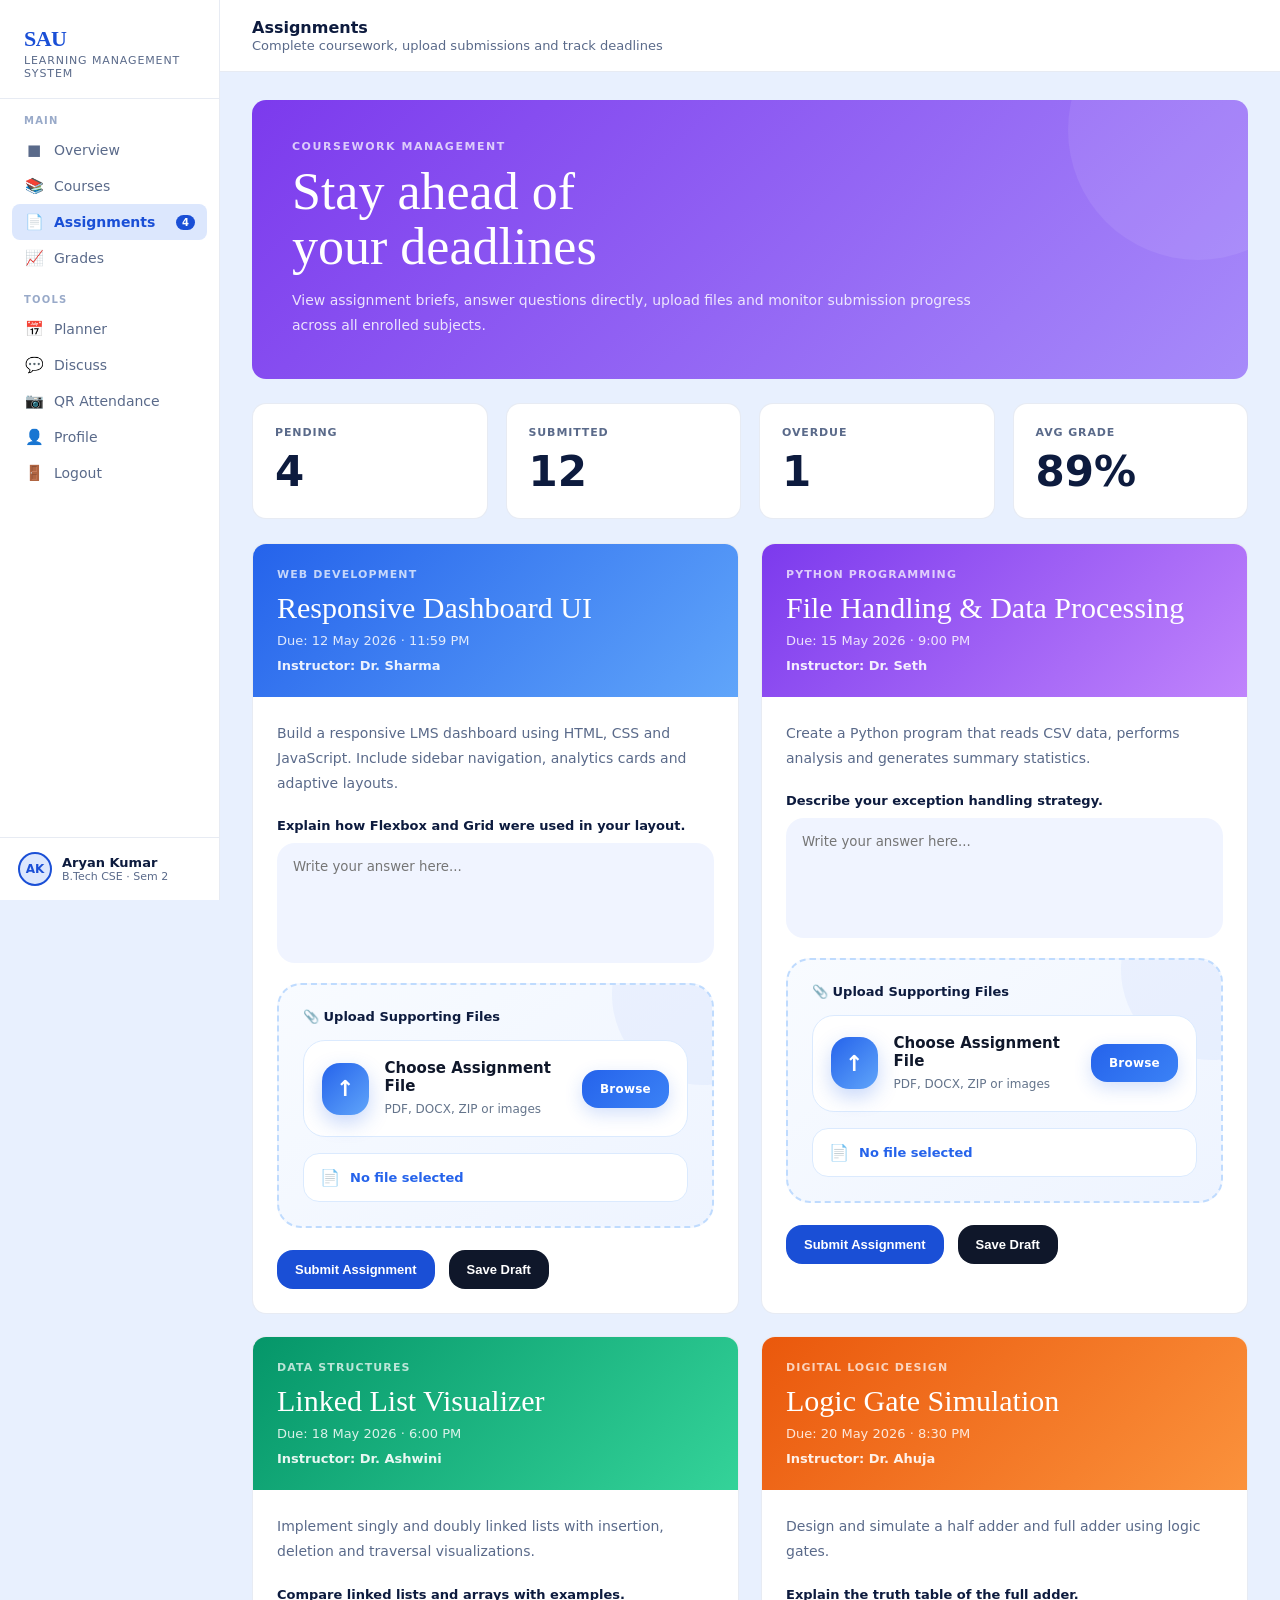
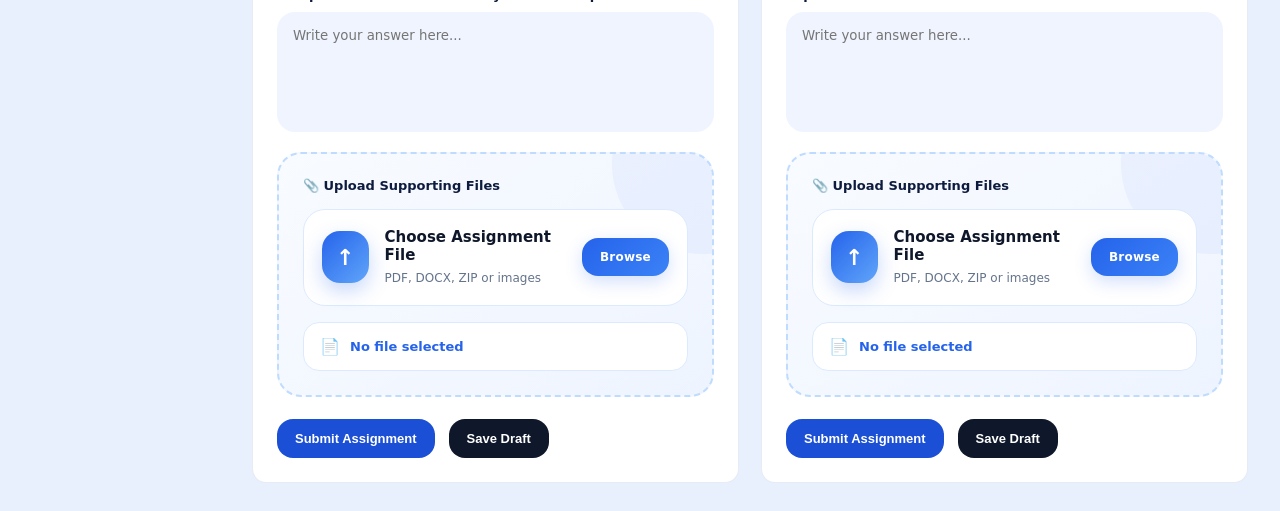
<file: assignments.html>
<!DOCTYPE html>
<html lang="en">

<head>

  <meta charset="UTF-8">

  <meta name="viewport"
        content="width=device-width, initial-scale=1.0">

  <title>
    Assignments — SAU LMS
  </title>

  <link rel="stylesheet"
        href="Stylesheets/dashboard.css">

  <link rel="stylesheet"
        href="Stylesheets/assignments.css">

</head>

<body>

  <!-- SIDEBAR -->

  <aside class="sidebar">

  <div class="sidebar-logo">
    <div class="logo-name">SAU</div>
    <div class="logo-sub">Learning Management System</div>
  </div>

  <nav class="sidebar-nav">
    <div class="nav-label">Main</div>

    <div class="nav-item" onclick="window.location.href='studentdashboard.html'" style="cursor:pointer;">
      <span class="nav-icon">&#9632;</span>
      Overview
    </div>
    <div class="nav-item" onclick="window.location.href='courses.html'" style="cursor:pointer;">
      <span class="nav-icon">&#128218;</span>
      Courses
    </div>
    <div class="nav-item active" onclick="window.location.href='assignments.html'" style="cursor:pointer;">
      <span class="nav-icon">&#128196;</span>
      Assignments
      <span class="nav-badge">4</span>
    </div>
    <div class="nav-item" onclick="window.location.href='grades.html'" style="cursor:pointer;">
      <span class="nav-icon">&#128200;</span>
      Grades
    </div>

    <div class="nav-label">Tools</div>

    <div class="nav-item" onclick="window.location.href='planner.html'" style="cursor:pointer;">
      <span class="nav-icon">&#128197;</span>
      Planner
    </div>
    <div class="nav-item" onclick="window.location.href='discuss.html'" style="cursor:pointer;">
      <span class="nav-icon">&#128172;</span>
      Discuss
    </div>
    <div class="nav-item" onclick="window.location.href='https://ca-qr.avinya.live/login.html'" style="cursor:pointer;">
      <span class="nav-icon">&#128247;</span>
      QR Attendance
    </div>
    <div class="nav-item" onclick="window.location.href='index1.html'" style="cursor:pointer;">
      <span class="nav-icon">&#128100;</span>
      Profile
    </div>
    <div class="nav-item" onclick="window.location.href='index.html'" style="cursor:pointer;">
       <span class="nav-icon">&#128682;</span>Logout 
    </div>
  </nav>

  <div class="sidebar-user">
    <div class="user-avatar">AK</div>
    <div>
      <div class="user-name" id="dashboard-user-name">Aryan Kumar</div>
      <div class="user-role">B.Tech CSE &middot; Sem 2</div>
    </div>
  </div>

</aside>

<div class="sidebar-overlay" id="sidebar-overlay" onclick="closeSidebar()"></div>

  <!-- MAIN -->

  <div class="main">
  
    <!-- TOPBAR -->

    <div class="topbar">
      <button class="mobile-menu-btn" onclick="toggleSidebar()">&#9776;</button>
      <div>
        <div class="topbar-greeting">Assignments</div>
        <div class="topbar-date">Complete coursework, upload submissions and track deadlines</div>
      </div>
    </div>



    <!-- CONTENT -->

    <div class="content">

      <div class="assignments-layout">

        <!-- HERO -->

        <div class="assignment-hero">

          <div class="hero-eyebrow">
            Coursework Management
          </div>

          <div class="hero-title">
            Stay ahead of<br>
            your deadlines
          </div>

          <div class="hero-sub">

            View assignment briefs,
            answer questions directly,
            upload files and monitor
            submission progress across
            all enrolled subjects.

          </div>

        </div>



        <!-- STATS -->

        <div class="assignment-stats-grid">

          <div class="assignment-stat-card">

            <div class="assignment-stat-label">
              Pending
            </div>

            <div class="assignment-stat-value">
              4
            </div>

          </div>

          <div class="assignment-stat-card">

            <div class="assignment-stat-label">
              Submitted
            </div>

            <div class="assignment-stat-value">
              12
            </div>

          </div>

          <div class="assignment-stat-card">

            <div class="assignment-stat-label">
              Overdue
            </div>

            <div class="assignment-stat-value">
              1
            </div>

          </div>

          <div class="assignment-stat-card">

            <div class="assignment-stat-label">
              Avg Grade
            </div>

            <div class="assignment-stat-value">
              89%
            </div>

          </div>

        </div>



        <!-- ASSIGNMENT LIST -->

        <div class="assignment-grid"
             id="assignmentGrid">

        </div>

      </div>

    </div>

  </div>

  <script src="Scripts/dashboard.js"></script>
  <script src="Scripts/assignments.js"></script>

</body>
</html>
</file>
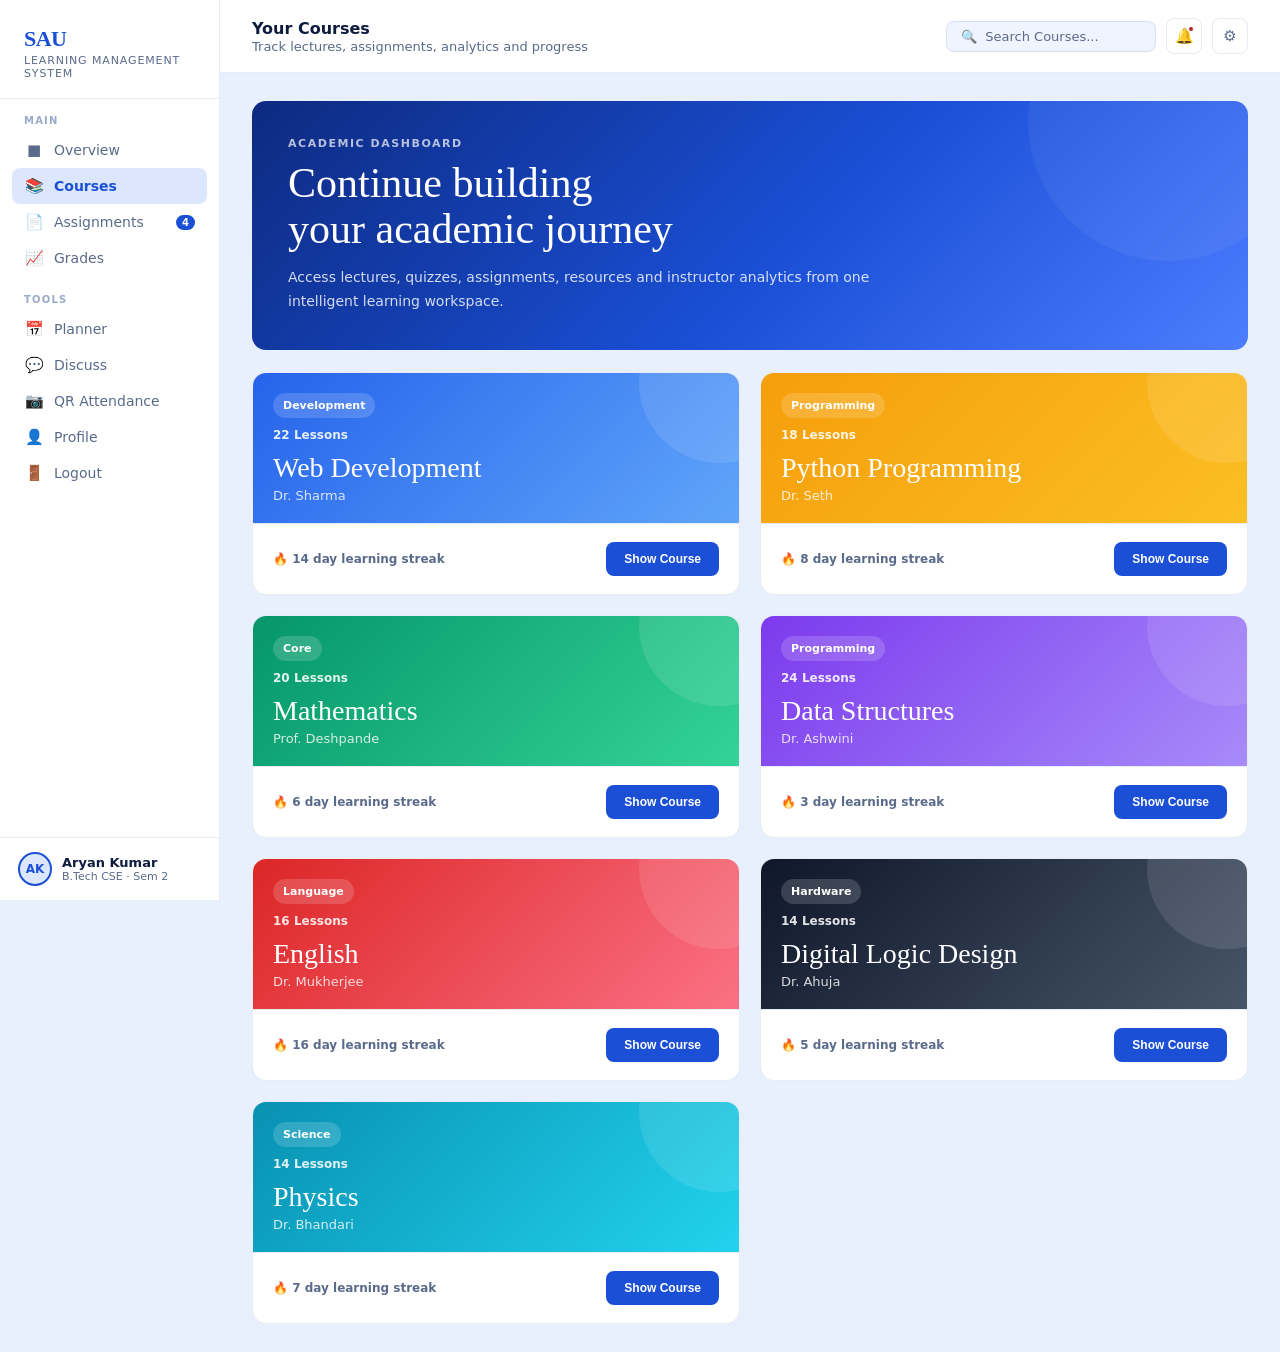
<file: courses.html>
<!-- courses.html -->
<!DOCTYPE html>
<html lang="en">
<head>
  <meta charset="UTF-8">
  <meta name="viewport" content="width=device-width, initial-scale=1.0">

  <title>SAU LMS — Courses</title>

  <link rel="stylesheet" href="Stylesheets/dashboard.css">
  <link rel="stylesheet" href="Stylesheets/courses.css">
<script src="Scripts/dashboard.js" defer></script>
<script src="Scripts/courses.js" defer></script>

</head>

<body>

<!-- SIDEBAR -->

<aside class="sidebar">

  <div class="sidebar-logo">
    <div class="logo-name">SAU</div>
    <div class="logo-sub">Learning Management System</div>
  </div>

  <nav class="sidebar-nav">
    <div class="nav-label">Main</div>

    <div class="nav-item" onclick="window.location.href='studentdashboard.html'" style="cursor:pointer;">
      <span class="nav-icon">&#9632;</span>
      Overview
    </div>
    <div class="nav-item active" onclick="window.location.href='courses.html'" style="cursor:pointer;">
      <span class="nav-icon">&#128218;</span>
      Courses
    </div>
    <div class="nav-item" onclick="window.location.href='assignments.html'" style="cursor:pointer;">
      <span class="nav-icon">&#128196;</span>
      Assignments
      <span class="nav-badge">4</span>
    </div>
    <div class="nav-item" onclick="window.location.href='grades.html'" style="cursor:pointer;">
      <span class="nav-icon">&#128200;</span>
      Grades
    </div>

    <div class="nav-label">Tools</div>

    <div class="nav-item" onclick="window.location.href='planner.html'" style="cursor:pointer;">
      <span class="nav-icon">&#128197;</span>
      Planner
    </div>
    <div class="nav-item" onclick="window.location.href='discuss.html'" style="cursor:pointer;">
      <span class="nav-icon">&#128172;</span>
      Discuss
    </div>
    <div class="nav-item" onclick="window.location.href='https://ca-qr.avinya.live/login.html'" style="cursor:pointer;">
      <span class="nav-icon">&#128247;</span>
      QR Attendance
    </div>
    <div class="nav-item" onclick="window.location.href='index1.html'" style="cursor:pointer;">
      <span class="nav-icon">&#128100;</span>
      Profile
    </div>
    <div class="nav-item" onclick="window.location.href='index.html'" style="cursor:pointer;">
       <span class="nav-icon">&#128682;</span>Logout 
    </div>
  </nav>

  <div class="sidebar-user">
    <div class="user-avatar">AK</div>
    <div>
      <div class="user-name" id="dashboard-user-name">Aryan Kumar</div>
      <div class="user-role">B.Tech CSE &middot; Sem 2</div>
    </div>
  </div>

</aside>

<div class="sidebar-overlay" id="sidebar-overlay" onclick="closeSidebar()"></div>



<!-- MAIN -->

<div class="main">

  <!-- TOPBAR -->

  <div class="topbar">
    <button class="mobile-menu-btn" onclick="toggleSidebar()">&#9776;</button>
    <div>
      <div class="topbar-greeting">Your Courses</div>
      <div class="topbar-date">Track lectures, assignments, analytics and progress</div>
    </div>
    <div class="topbar-right">
      <div class="search-box">&#128269;&nbsp; Search Courses...</div>
      <div class="icon-btn notif-dot">&#128276;</div>
      <div class="icon-btn">&#9881;</div>
    </div>
  </div>



  <!-- CONTENT -->

  <div class="content">

    <div class="courses-layout">

      <!-- HERO -->

      <div class="courses-hero">

        <div class="courses-hero-content">

          <div class="courses-eyebrow">
            Academic Dashboard
          </div>

          <div class="courses-title">
            Continue building<br>
            your academic journey
          </div>

          <div class="courses-sub">
            Access lectures, quizzes, assignments,
            resources and instructor analytics from
            one intelligent learning workspace.
          </div>

        </div>

      </div>



      <!-- COURSE GRID -->

      <div class="course-grid">

        <!-- WEB DEVELOPMENT -->

        <div class="course-page-card">

          <div class="course-banner web">

            <div class="course-banner-top">
              <div class="course-tag">Development</div>
              <div class="course-lessons">22 Lessons</div>
            </div>

            <div class="course-banner-bottom">
              <div class="course-banner-title">

                <a href="webdevelopment-course.html" class="course-link">

                Web Development
                </a>
            </div>

              <div class="course-banner-prof">
                Dr. Sharma
              </div>
            </div>

          </div>

<div class="course-body" style="display:none;">
            <div class="course-progress-row">
              <span>Semester Progress</span>
              <span>65%</span>
            </div>

            <div class="course-progress-large">
              <div class="course-progress-fill"
                   style="width:65%">
              </div>
            </div>

            <div class="course-stats-grid">

              <div class="course-stat">
                <div class="course-stat-label">Attendance</div>
                <div class="course-stat-value">96%</div>
              </div>

              <div class="course-stat">
                <div class="course-stat-label">Quiz Avg</div>
                <div class="course-stat-value">91</div>
              </div>

              <div class="course-stat">
                <div class="course-stat-label">Rank</div>
                <div class="course-stat-value">#6</div>
              </div>

            </div>

            <div class="lecture-preview">

              <div class="lecture-item">
                <div class="lecture-info">
                  <div class="lecture-title">
                    Advanced Flexbox
                  </div>

                  <div class="lecture-meta">
                    52 mins · Lecture 14
                  </div>
                </div>

                <div class="lecture-status lecture-complete">
                  Done
                </div>
              </div>

              <div class="lecture-item">
                <div class="lecture-info">
                  <div class="lecture-title">
                    Responsive Dashboards
                  </div>

                  <div class="lecture-meta">
                    1h 28 mins · Lecture 15
                  </div>
                </div>

                <div class="lecture-status lecture-progress">
                  Current
                </div>
              </div>

            </div>

          </div>

          <div class="course-footer">
            <div class="course-streak">
              🔥 14 day learning streak
            </div>

            <button class="course-open-btn"
                    onclick="toggleCourse(this)">
              Show Course
            </button>
          </div>

        </div>



        <!-- PYTHON -->

        <div class="course-page-card">

          <div class="course-banner python">

            <div class="course-banner-top">
              <div class="course-tag">Programming</div>
              <div class="course-lessons">18 Lessons</div>
            </div>

            <div class="course-banner-bottom">
              <div class="course-banner-title">
                Python Programming
              </div>

              <div class="course-banner-prof">
                Dr. Seth
              </div>
            </div>

          </div>

          <div class="course-body" style="display:none;">

            <div class="course-progress-row">
              <span>Semester Progress</span>
              <span>40%</span>
            </div>

            <div class="course-progress-large">
              <div class="course-progress-fill"
                   style="width:40%">
              </div>
            </div>

            <div class="course-stats-grid">

              <div class="course-stat">
                <div class="course-stat-label">Attendance</div>
                <div class="course-stat-value">92%</div>
              </div>

              <div class="course-stat">
                <div class="course-stat-label">Quiz Avg</div>
                <div class="course-stat-value">88</div>
              </div>

              <div class="course-stat">
                <div class="course-stat-label">Rank</div>
                <div class="course-stat-value">#14</div>
              </div>

            </div>

          </div>

          <div class="course-footer">
            <div class="course-streak">
              🔥 8 day learning streak
            </div>

            <button class="course-open-btn"
                    onclick="toggleCourse(this)">
              Show Course
            </button>
          </div>

        </div>



        <!-- MATHEMATICS -->

        <div class="course-page-card">

          <div class="course-banner math">

            <div class="course-banner-top">
              <div class="course-tag">Core</div>
              <div class="course-lessons">20 Lessons</div>
            </div>

            <div class="course-banner-bottom">
              <div class="course-banner-title">
                Mathematics
              </div>

              <div class="course-banner-prof">
                Prof. Deshpande
              </div>
            </div>

          </div>

          <div class="course-body" style="display:none;">

            <div class="course-progress-row">
              <span>Semester Progress</span>
              <span>55%</span>
            </div>

            <div class="course-progress-large">
              <div class="course-progress-fill"
                   style="width:55%">
              </div>
            </div>

          </div>

          <div class="course-footer">
            <div class="course-streak">
              🔥 6 day learning streak
            </div>

            <button class="course-open-btn"
                    onclick="toggleCourse(this)">
              Show Course
            </button>
          </div>

        </div>



        <!-- DATA STRUCTURES -->

        <div class="course-page-card">

          <div class="course-banner ds">

            <div class="course-banner-top">
              <div class="course-tag">Programming</div>
              <div class="course-lessons">24 Lessons</div>
            </div>

            <div class="course-banner-bottom">
              <div class="course-banner-title">
                Data Structures
              </div>

              <div class="course-banner-prof">
                Dr. Ashwini
              </div>
            </div>

          </div>

          <div class="course-body" style="display:none;">

            <div class="course-progress-row">
              <span>Semester Progress</span>
              <span>28%</span>
            </div>

            <div class="course-progress-large">
              <div class="course-progress-fill"
                   style="width:28%">
              </div>
            </div>

          </div>

          <div class="course-footer">
            <div class="course-streak">
              🔥 3 day learning streak
            </div>

            <button class="course-open-btn"
                    onclick="toggleCourse(this)">
              Show Course
            </button>
          </div>

        </div>



        <!-- ENGLISH -->

        <div class="course-page-card">

          <div class="course-banner english">

            <div class="course-banner-top">
              <div class="course-tag">Language</div>
              <div class="course-lessons">16 Lessons</div>
            </div>

            <div class="course-banner-bottom">
              <div class="course-banner-title">
                English
              </div>

              <div class="course-banner-prof">
                Dr. Mukherjee
              </div>
            </div>

          </div>

          <div class="course-body" style="display:none;">

            <div class="course-progress-row">
              <span>Semester Progress</span>
              <span>72%</span>
            </div>

            <div class="course-progress-large">
              <div class="course-progress-fill"
                   style="width:72%">
              </div>
            </div>

          </div>

          <div class="course-footer">
            <div class="course-streak">
              🔥 16 day learning streak
            </div>

            <button class="course-open-btn"
                    onclick="toggleCourse(this)">
              Show Course
            </button>
          </div>

        </div>



        <!-- DIGITAL LOGIC -->

        <div class="course-page-card">

          <div class="course-banner logic">

            <div class="course-banner-top">
              <div class="course-tag">Hardware</div>
              <div class="course-lessons">14 Lessons</div>
            </div>

            <div class="course-banner-bottom">
              <div class="course-banner-title">
                Digital Logic Design
              </div>

              <div class="course-banner-prof">
                Dr. Ahuja
              </div>
            </div>

          </div>

          <div class="course-body" style="display:none;">

            <div class="course-progress-row">
              <span>Semester Progress</span>
              <span>50%</span>
            </div>

            <div class="course-progress-large">
              <div class="course-progress-fill"
                   style="width:50%">
              </div>
            </div>

          </div>

          <div class="course-footer">
            <div class="course-streak">
              🔥 5 day learning streak
            </div>

            <button class="course-open-btn"
                    onclick="toggleCourse(this)">
              Show Course
            </button>
          </div>

        </div>



        <!-- PHYSICS -->

        <div class="course-page-card">

          <div class="course-banner physics">

            <div class="course-banner-top">
              <div class="course-tag">Science</div>
              <div class="course-lessons">14 Lessons</div>
            </div>

            <div class="course-banner-bottom">
              <div class="course-banner-title">
                Physics
              </div>

              <div class="course-banner-prof">
                Dr. Bhandari
              </div>
            </div>

          </div>

          <div class="course-body" style="display:none;">

            <div class="course-progress-row">
              <span>Semester Progress</span>
              <span>50%</span>
            </div>

            <div class="course-progress-large">
              <div class="course-progress-fill"
                   style="width:50%">
              </div>
            </div>

          </div>

          <div class="course-footer">
            <div class="course-streak">
              🔥 7 day learning streak
            </div>

            <button class="course-open-btn"
                    onclick="toggleCourse(this)">
              Show Course
            </button>
          </div>

        </div>

      </div>

    </div>

  </div>

</div>

</body>
</html>
</file>
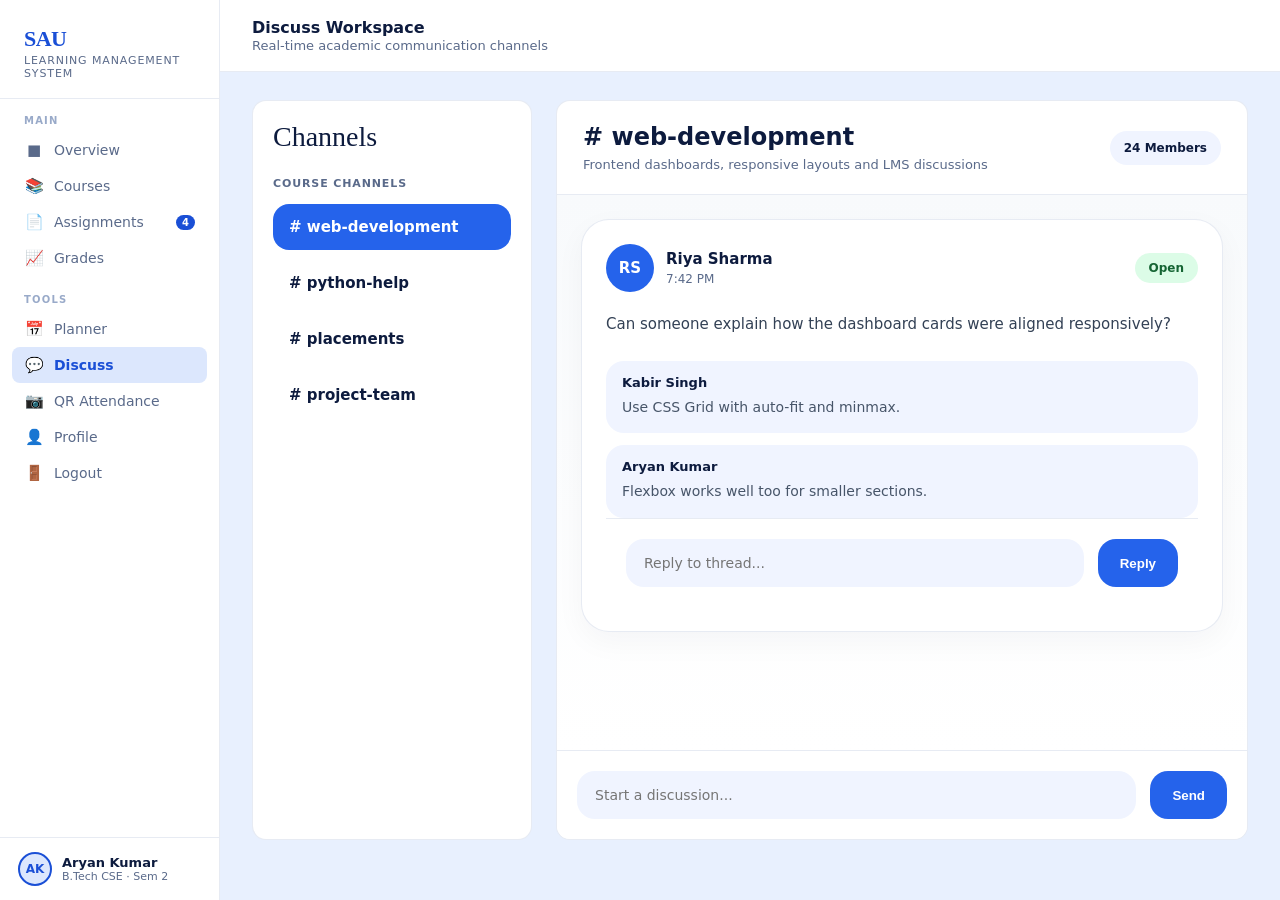
<file: discuss.html>
<!DOCTYPE html>
<html lang="en">
<head>
<meta charset="UTF-8">
<meta name="viewport" content="width=device-width, initial-scale=1.0">
<title>Discuss — SAU LMS</title>
<link rel="stylesheet" href="Stylesheets/dashboard.css">
<link rel="stylesheet" href="Stylesheets/discuss.css">
<script src="Scripts/dashboard.js" defer></script>
<script src="Scripts/discuss.js" defer></script>

</head>

<body>

<aside class="sidebar">

<div class="sidebar-logo">
<div class="logo-name">SAU</div>
<div class="logo-sub">Learning Management System</div>
</div>

<nav class="sidebar-nav">

<div class="nav-label">Main</div>

<div class="nav-item" onclick="window.location.href='studentdashboard.html'" style="cursor:pointer;">
<span class="nav-icon">&#9632;</span>
Overview
</div>

<div class="nav-item" onclick="window.location.href='courses.html'" style="cursor:pointer;">
<span class="nav-icon">&#128218;</span>
Courses
</div>

<div class="nav-item" onclick="window.location.href='assignments.html'" style="cursor:pointer;">
<span class="nav-icon">&#128196;</span>
Assignments
<span class="nav-badge">4</span>
</div>

<div class="nav-item" onclick="window.location.href='grades.html'" style="cursor:pointer;">
<span class="nav-icon">&#128200;</span>
Grades
</div>

<div class="nav-label">Tools</div>

<div class="nav-item" onclick="window.location.href='planner.html'" style="cursor:pointer;">
<span class="nav-icon">&#128197;</span>
Planner
</div>

<div class="nav-item active" onclick="window.location.href='discuss.html'" style="cursor:pointer;">
<span class="nav-icon">&#128172;</span>
Discuss
</div>

<div class="nav-item" onclick="window.location.href='https://ca-qr.avinya.live/login.html'" style="cursor:pointer;">
<span class="nav-icon">&#128247;</span>
QR Attendance
</div>

<div class="nav-item" onclick="window.location.href='index1.html'" style="cursor:pointer;">
<span class="nav-icon">&#128100;</span>
Profile
</div>

<div class="nav-item" onclick="window.location.href='index.html'" style="cursor:pointer;">
    <span class="nav-icon">&#128682;</span>Logout 
</div>
</nav>

<div class="sidebar-user">
<div class="user-avatar">AK</div>
<div>
<div class="user-name">Aryan Kumar</div>
<div class="user-role">B.Tech CSE · Sem 2</div>
</div>
</div>

</aside>

<div class="sidebar-overlay" id="sidebar-overlay" onclick="closeSidebar()"></div>

<div class="main">
<div class="topbar">
<button class="mobile-menu-btn" onclick="toggleSidebar()">&#9776;</button>
<div>
<div class="topbar-greeting">Discuss Workspace</div>
<div class="topbar-date">Real-time academic communication channels</div>
</div>
</div>

<div class="content">

<div class="discuss-layout">

<div class="channels-panel">

<div class="channel-title">Channels</div>

<div class="channel-group">

<div class="channel-label">COURSE CHANNELS</div>

<div class="channel active-channel"># web-development</div>
<div class="channel"># python-help</div>
<div class="channel"># placements</div>
<div class="channel"># project-team</div>

</div>

</div>

<div class="chat-panel">

<div class="chat-header">

<div class="chat-header-left">
<div class="chat-title"># web-development</div>
<div class="chat-sub">
Frontend dashboards, responsive layouts and LMS discussions
</div>
</div>

<div class="chat-members">24 Members</div>

</div>

<div class="thread-container" id="threadContainer"></div>

<div class="thread-input-area">

<input type="text"
id="threadInput"
class="thread-input"
placeholder="Start a discussion...">

<button class="send-btn" onclick="addReply()">
Send
</button>

</div>

</div>

</div>

</div>

</div>


</body>
</html>
</file>
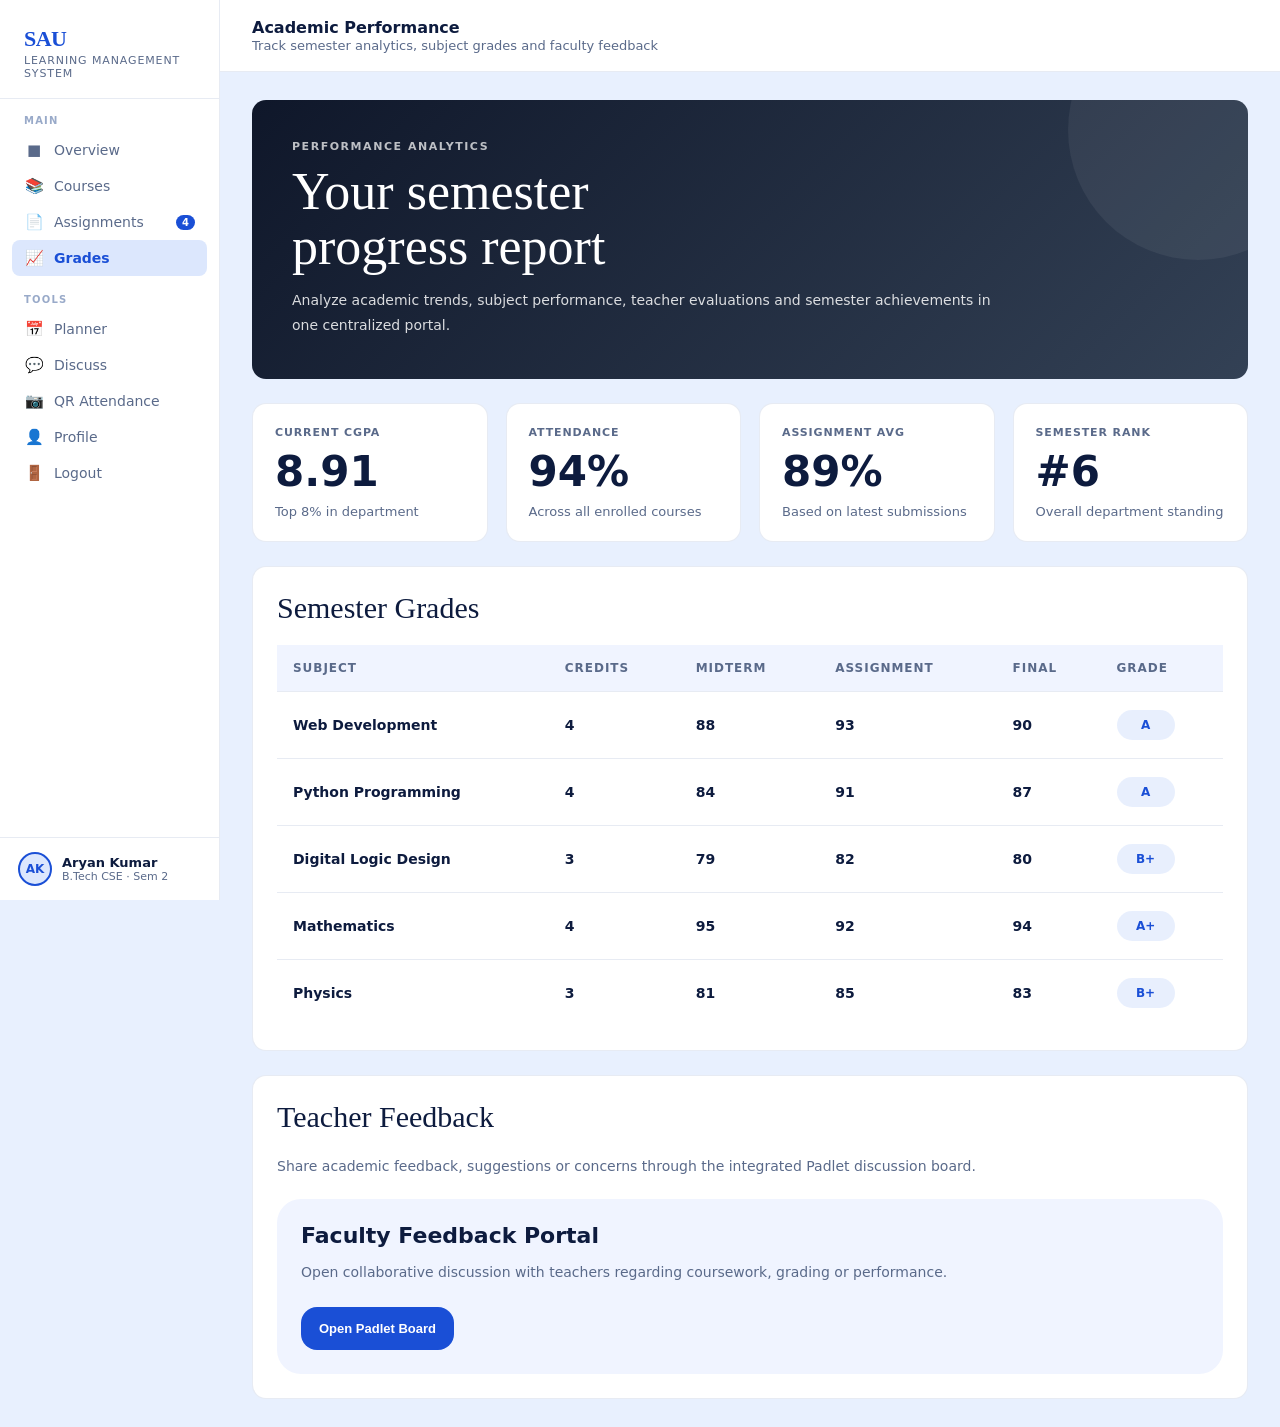
<file: grades.html>
<!DOCTYPE html>
<html lang="en">

<head>

  <meta charset="UTF-8">

  <meta name="viewport"
        content="width=device-width, initial-scale=1.0">

  <title>
    Grades — SAU LMS
  </title>

  <link rel="stylesheet"
        href="Stylesheets/dashboard.css">

  <link rel="stylesheet"
        href="Stylesheets/grades.css">
    <script src="Scripts/dashboard.js" defer></script>
    <script src="Scripts/grades.js" defer></script>


</head>

<body>

  <!-- SIDEBAR -->

<aside class="sidebar">

  <div class="sidebar-logo">
    <div class="logo-name">SAU</div>
    <div class="logo-sub">Learning Management System</div>
  </div>

  <nav class="sidebar-nav">
    <div class="nav-label">Main</div>

    <div class="nav-item" onclick="window.location.href='studentdashboard.html'" style="cursor:pointer;">
      <span class="nav-icon">&#9632;</span>
      Overview
    </div>
    <div class="nav-item" onclick="window.location.href='courses.html'" style="cursor:pointer;">
      <span class="nav-icon">&#128218;</span>
      Courses
    </div>
    <div class="nav-item" onclick="window.location.href='assignments.html'" style="cursor:pointer;">
      <span class="nav-icon">&#128196;</span>
      Assignments
      <span class="nav-badge">4</span>
    </div>
    <div class="nav-item active" onclick="window.location.href='grades.html'" style="cursor:pointer;">
      <span class="nav-icon">&#128200;</span>
      Grades
    </div>

    <div class="nav-label">Tools</div>

    <div class="nav-item" onclick="window.location.href='planner.html'" style="cursor:pointer;">
      <span class="nav-icon">&#128197;</span>
      Planner
    </div>
    <div class="nav-item" onclick="window.location.href='discuss.html'" style="cursor:pointer;">
      <span class="nav-icon">&#128172;</span>
      Discuss
    </div>
    <div class="nav-item" onclick="window.location.href='https://ca-qr.avinya.live/login.html'" style="cursor:pointer;">
      <span class="nav-icon">&#128247;</span>
      QR Attendance
    </div>
    <div class="nav-item" onclick="window.location.href='index1.html'" style="cursor:pointer;">
      <span class="nav-icon">&#128100;</span>
      Profile
    </div>
    <div class="nav-item" onclick="window.location.href='index.html'" style="cursor:pointer;">
       <span class="nav-icon">&#128682;</span>Logout 
    </div>
  </nav>

  <div class="sidebar-user">
    <div class="user-avatar">AK</div>
    <div>
      <div class="user-name" id="dashboard-user-name">Aryan Kumar</div>
      <div class="user-role">B.Tech CSE &middot; Sem 2</div>
    </div>
  </div>

</aside>

<div class="sidebar-overlay" id="sidebar-overlay" onclick="closeSidebar()"></div>


  <!-- MAIN -->

  <div class="main">
    <div class="topbar">
      <button class="mobile-menu-btn" onclick="toggleSidebar()">&#9776;</button>

      <div>
        <div class="topbar-greeting">Academic Performance</div>
        <div class="topbar-date">Track semester analytics, subject grades and faculty feedback</div>
      </div>

    </div>

    <div class="content">

      <div class="grades-layout">

        <div class="grades-hero">

          <div class="hero-eyebrow">
            Performance Analytics
          </div>

          <div class="hero-title">
            Your semester<br>
            progress report
          </div>

          <div class="hero-sub">

            Analyze academic trends,
            subject performance,
            teacher evaluations and
            semester achievements in
            one centralized portal.

          </div>

        </div>
        <div class="analytics-grid">

          <div class="analytics-card">

            <div class="analytics-label">
              Current CGPA
            </div>

            <div class="analytics-value">
              8.91
            </div>

            <div class="analytics-sub">
              Top 8% in department
            </div>

          </div>

          <div class="analytics-card">

            <div class="analytics-label">
              Attendance
            </div>

            <div class="analytics-value">
              94%
            </div>

            <div class="analytics-sub">
              Across all enrolled courses
            </div>

          </div>

          <div class="analytics-card">

            <div class="analytics-label">
              Assignment Avg
            </div>

            <div class="analytics-value">
              89%
            </div>

            <div class="analytics-sub">
              Based on latest submissions
            </div>

          </div>

          <div class="analytics-card">

            <div class="analytics-label">
              Semester Rank
            </div>

            <div class="analytics-value">
              #6
            </div>

            <div class="analytics-sub">
              Overall department standing
            </div>

          </div>

        </div>

        <div class="grades-section">

          <div class="section-title">
            Semester Grades
          </div>

          <div class="table-scroll-wrapper">
          <table class="grades-table">

            <thead>

              <tr>

                <th>
                  Subject
                </th>

                <th>
                  Credits
                </th>

                <th>
                  Midterm
                </th>

                <th>
                  Assignment
                </th>

                <th>
                  Final
                </th>

                <th>
                  Grade
                </th>

              </tr>

            </thead>

            <tbody id="gradesBody">

            </tbody>

          </table>
          </div>

        </div>
        
        <div class="feedback-section">

          <div class="section-title">
            Teacher Feedback
          </div>

          <div class="feedback-sub">

            Share academic feedback,
            suggestions or concerns
            through the integrated
            Padlet discussion board.

          </div>

          <div class="feedback-card">

            <div class="feedback-title">
              Faculty Feedback Portal
            </div>

            <div class="feedback-desc">

              Open collaborative
              discussion with teachers
              regarding coursework,
              grading or performance.

            </div>

            <button class="feedback-btn"
                    onclick="openPadlet()">

              Open Padlet Board

            </button>

          </div>

        </div>

      </div>

    </div>

  </div>


</body>
</html>
</file>
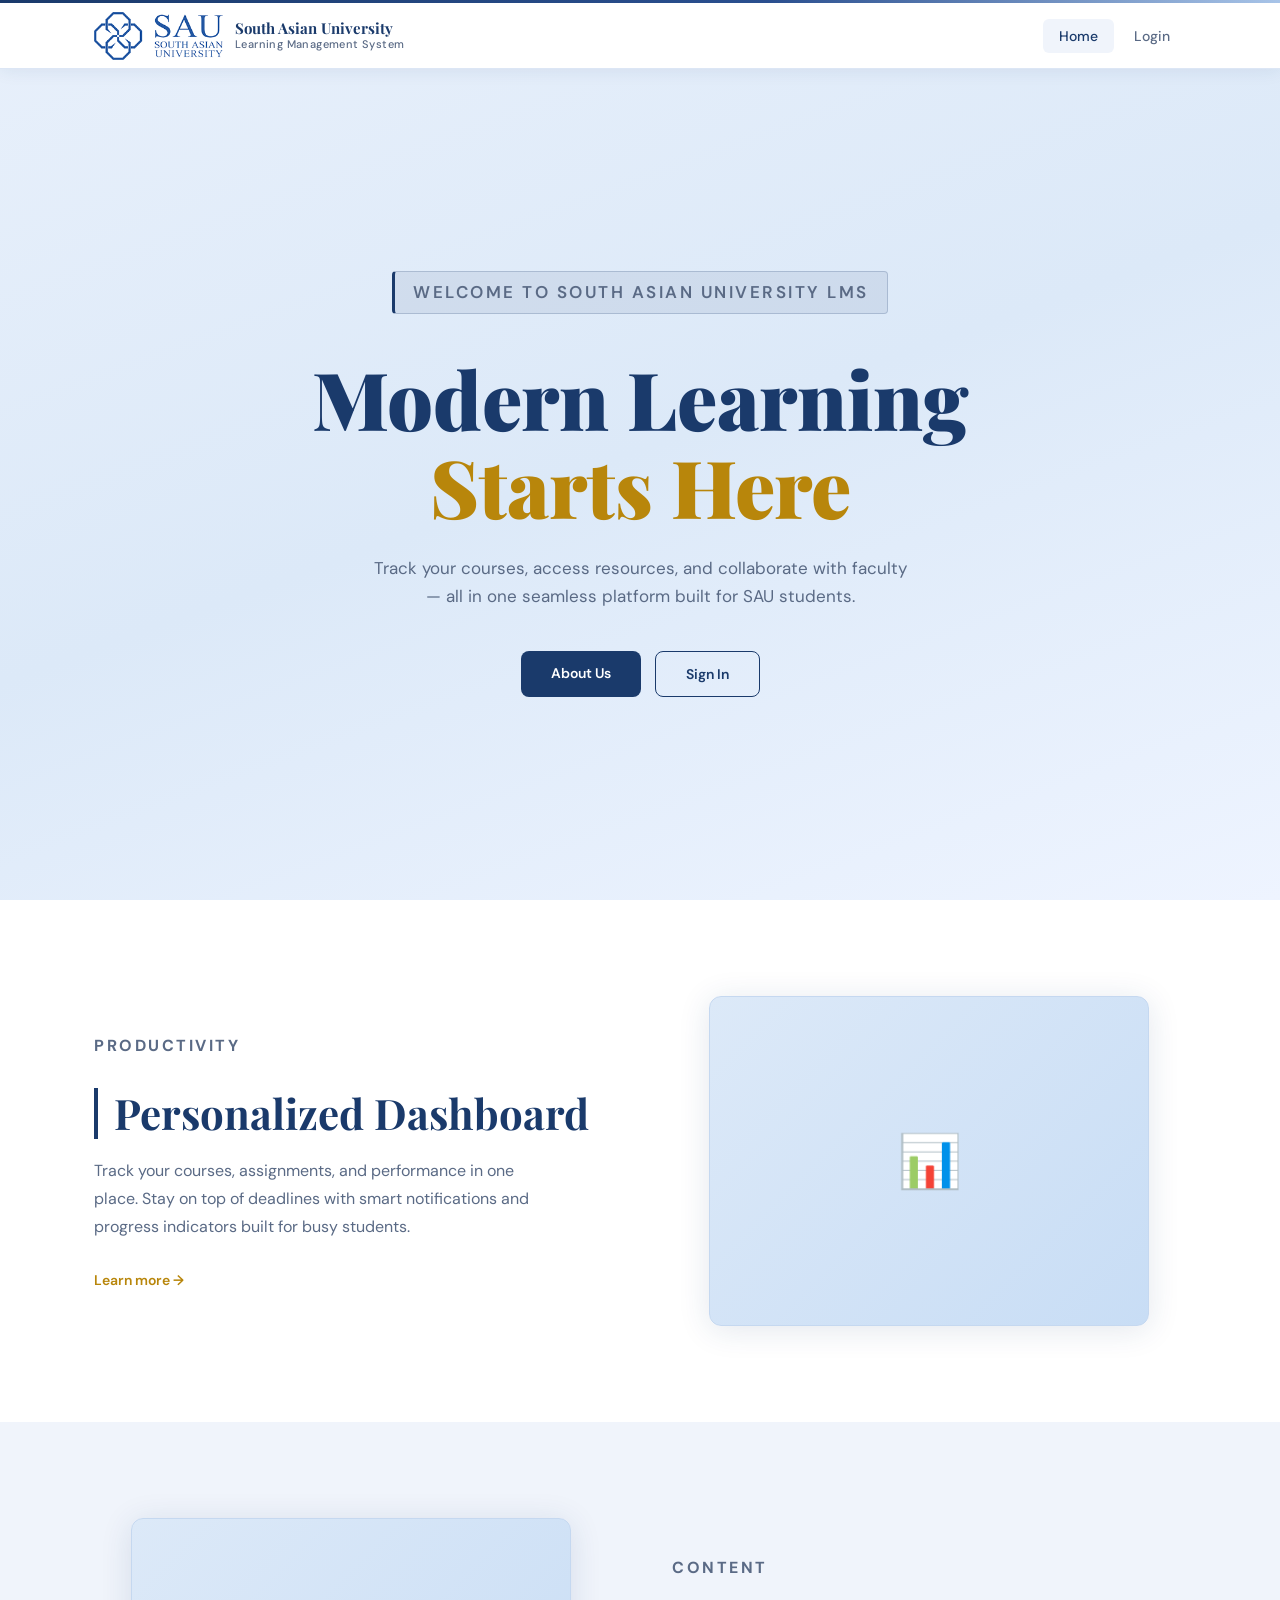
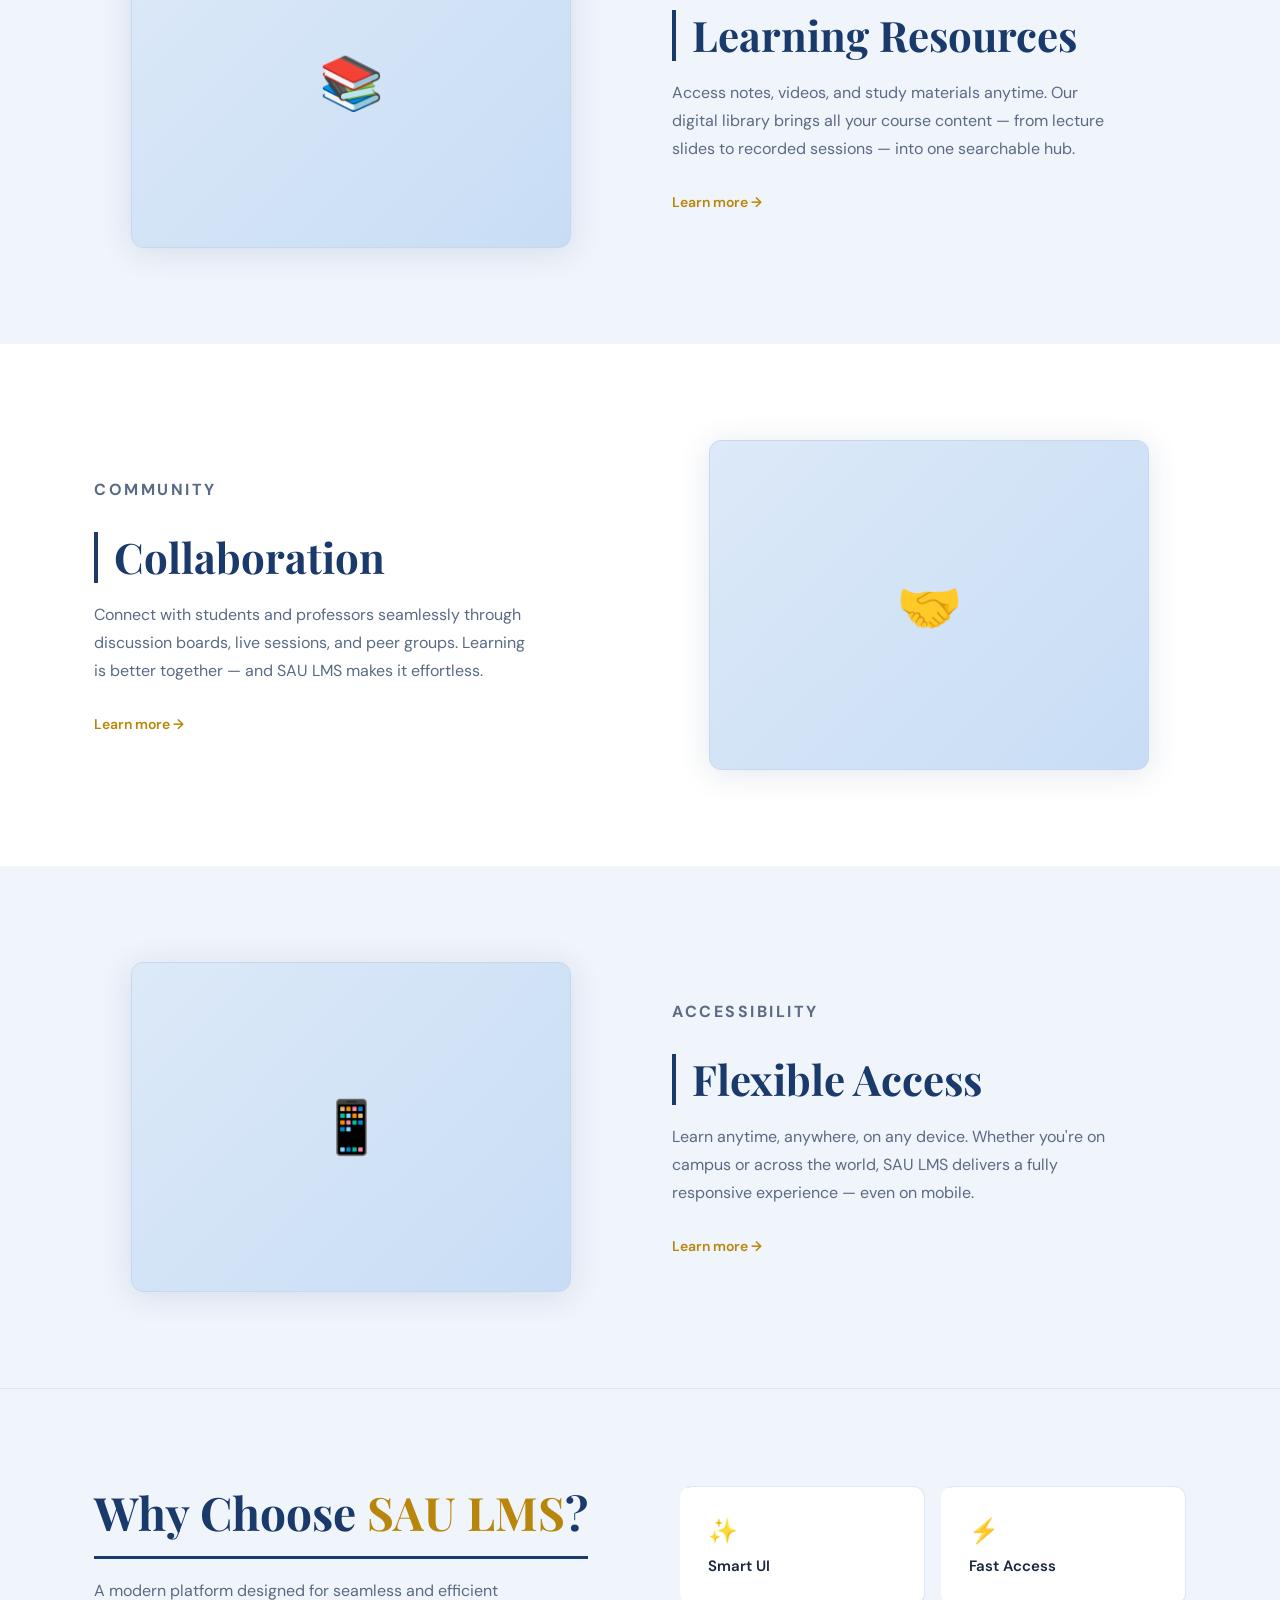
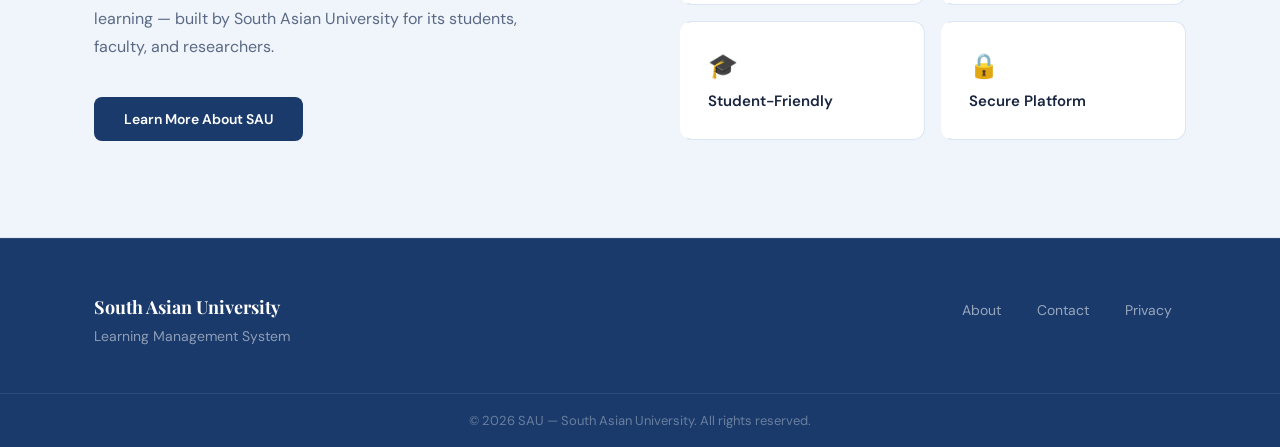
<file: homepage.html>
<!DOCTYPE html>
<html lang="en">
<head>
  <meta charset="UTF-8" />
  <meta name="viewport" content="width=device-width, initial-scale=1.0"/>
  <title>SAU LMS | Home</title>
  <link href="https://fonts.googleapis.com/css2?family=Playfair+Display:wght@700;900&family=DM+Sans:wght@300;400;500;600&display=swap" rel="stylesheet"/>
  <link rel="stylesheet" href="Stylesheets/homepage.css"/>
  <script src="Scripts/homepage.js" defer></script>
</head>

<body>
<header class="header">
  <div class="container nav-container">
    <div class="logo">
      <img src="images/sau-white-logo.png" alt="SAU Logo" class="logo-img">
      <span>South Asian University <em>Learning Management System</em></span>
    </div>
    <nav>
      <ul>
        <li><a href="homepage.html" class="active">Home</a></li>
        <li><a href="index.html">Login</a></li>
      </ul>
    </nav>
  </div>
</header>

<section class="hero fade-up">
  <div class="container hero-content">
    <p class="tagline">Welcome to South Asian University LMS</p>
    <h1>Modern Learning<br><em>Starts Here</em></h1>
    <p>Track your courses, access resources, and collaborate with faculty — all in one seamless platform built for SAU students.</p>
    <div class="hero-btns">
      <a href="about.html" class="btn primary">About Us</a>
      <a href="index.html" class="btn outline">Sign In</a>
    </div>
  </div>
</section>

<section class="feature-section fade-up">
  <div class="container flex">
    <div class="text">
      <p class="feature-label">Productivity</p>
      <h2>Personalized Dashboard</h2>
      <p>Track your courses, assignments, and performance in one place. Stay on top of deadlines with smart notifications and progress indicators built for busy students.</p>
      <a href="#" class="feature-link">Learn more →</a>
    </div>
    <div class="image">
      <div class="img-card">
        <span class="icon">📊</span>
      </div>
    </div>
  </div>
</section>

<section class="feature-section alt fade-up">
  <div class="container flex reverse">
    <div class="text">
      <p class="feature-label">Content</p>
      <h2>Learning Resources</h2>
      <p>Access notes, videos, and study materials anytime. Our digital library brings all your course content — from lecture slides to recorded sessions — into one searchable hub.</p>
      <a href="#" class="feature-link">Learn more →</a>
    </div>
    <div class="image">
      <div class="img-card">
        <span class="icon">📚</span>
      </div>
    </div>
  </div>
</section>

<section class="feature-section fade-up">
  <div class="container flex">
    <div class="text">
      <p class="feature-label">Community</p>
      <h2>Collaboration</h2>
      <p>Connect with students and professors seamlessly through discussion boards, live sessions, and peer groups. Learning is better together — and SAU LMS makes it effortless.</p>
      <a href="#" class="feature-link">Learn more →</a>
    </div>
    <div class="image">
      <div class="img-card">
        <span class="icon">🤝</span>
      </div>
    </div>
  </div>
</section>

<section class="feature-section alt fade-up">
  <div class="container flex reverse">
    <div class="text">
      <p class="feature-label">Accessibility</p>
      <h2>Flexible Access</h2>
      <p>Learn anytime, anywhere, on any device. Whether you're on campus or across the world, SAU LMS delivers a fully responsive experience — even on mobile.</p>
      <a href="#" class="feature-link">Learn more →</a>
    </div>
    <div class="image">
      <div class="img-card">
        <span class="icon">📱</span>
      </div>
    </div>
  </div>
</section>

<section class="info fade-up">
  <div class="container info-flex">
    <div class="info-text">
      <h2>Why Choose <span>SAU LMS</span>?</h2>
      <p>A modern platform designed for seamless and efficient learning — built by South Asian University for its students, faculty, and researchers.</p>
      <a href="https://www.sau.int/" class="btn primary" target="_blank" rel="noopener">Learn More About SAU</a>
    </div>
    <div class="info-boxes">
      <div class="info-item">
        <div class="item-icon">✨</div>
        Smart UI
      </div>
      <div class="info-item">
        <div class="item-icon">⚡</div>
        Fast Access
      </div>
      <div class="info-item">
        <div class="item-icon">🎓</div>
        Student-Friendly
      </div>
      <div class="info-item">
        <div class="item-icon">🔒</div>
        Secure Platform
      </div>
    </div>
  </div>
</section>

<footer class="footer">
  <div class="container footer-container">
    <div>
      <h4>South Asian University</h4>
      <p>Learning Management System</p>
    </div>
    <div class="footer-links">
      <a href= "about.html">About</a>
      <a href="#">Contact</a>
      <a href="#">Privacy</a>
    </div>
  </div>
  <div class="footer-bottom">
    © 2026 SAU — South Asian University. All rights reserved.
  </div>
</footer>
</body>
</html>
</file>
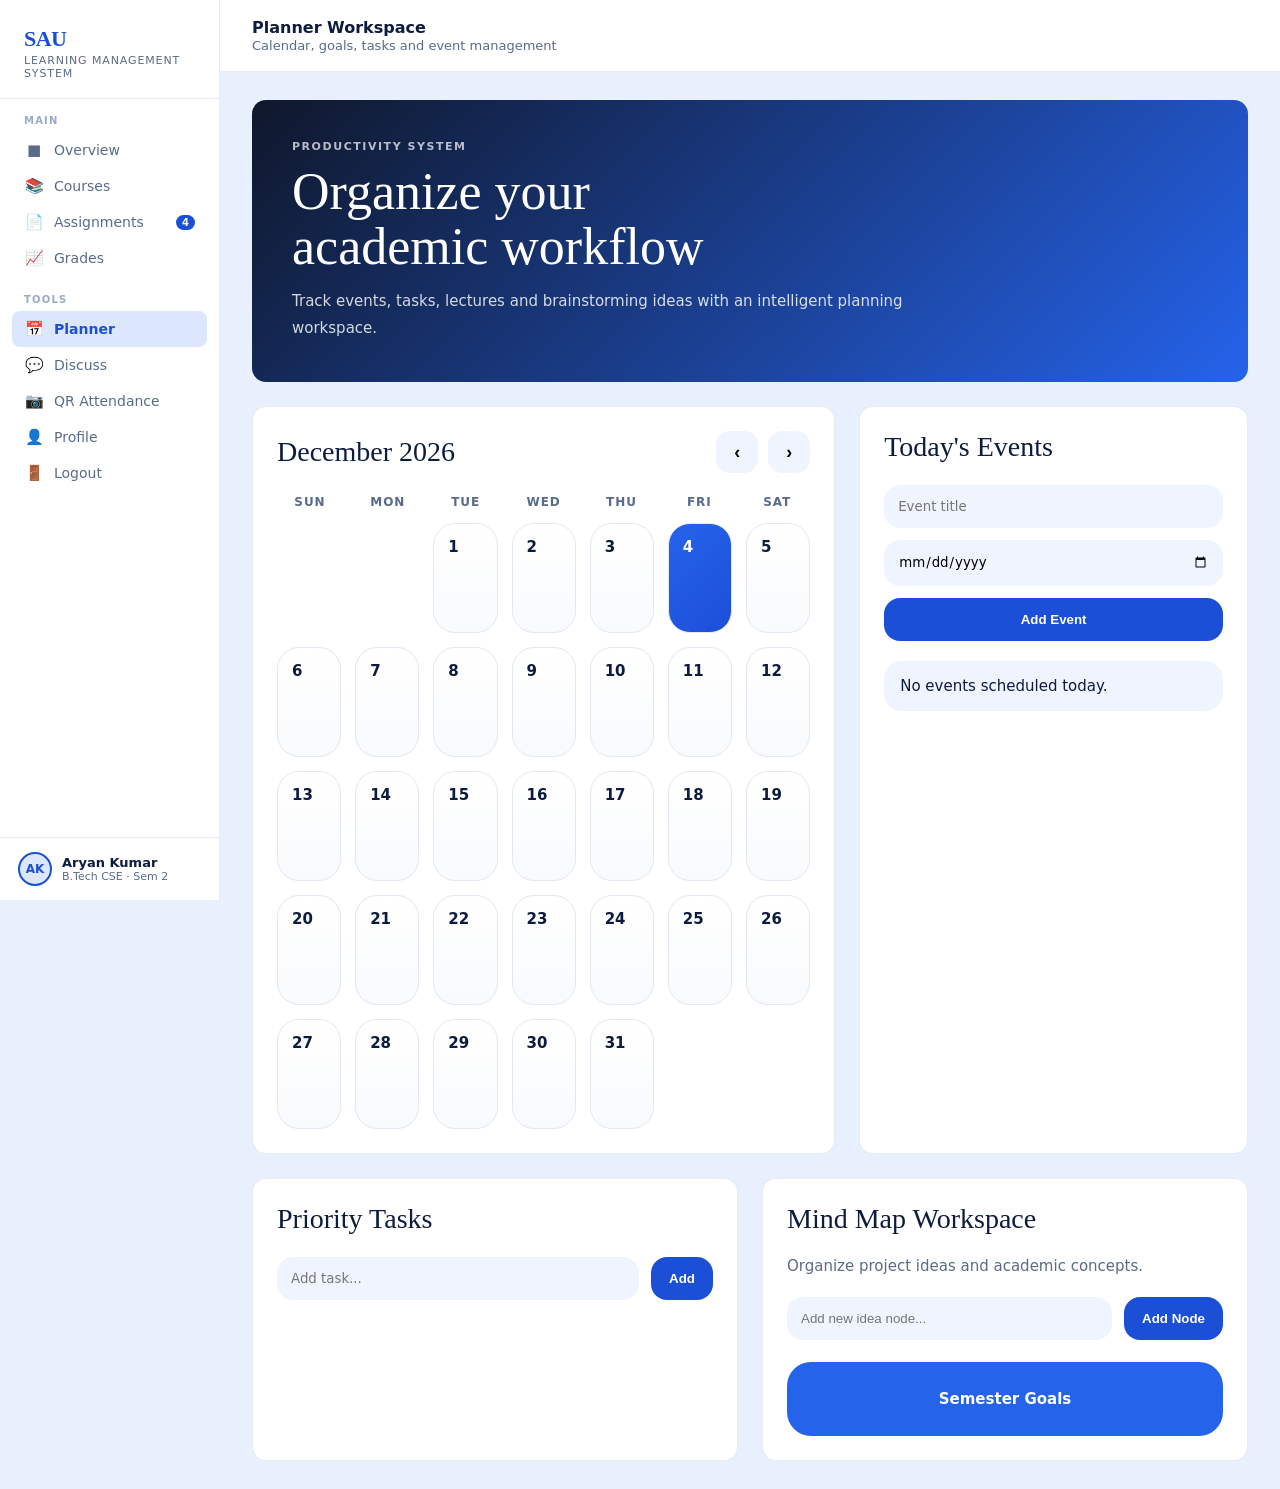
<file: planner.html>
<!DOCTYPE html>
<html lang="en">
<head>
<meta charset="UTF-8">
<meta name="viewport" content="width=device-width, initial-scale=1.0">
<title>Planner - SAU LMS</title>

<link rel="stylesheet" href="Stylesheets/dashboard.css">
<link rel="stylesheet" href="Stylesheets/planner.css">
</head>

<body>

<aside class="sidebar">

  <div class="sidebar-logo">
    <div class="logo-name">SAU</div>
    <div class="logo-sub">Learning Management System</div>
  </div>

  <nav class="sidebar-nav">
    <div class="nav-label">Main</div>

    <div class="nav-item" onclick="window.location.href='studentdashboard.html'" style="cursor:pointer;">
      <span class="nav-icon">&#9632;</span>
      Overview
    </div>
    <div class="nav-item" onclick="window.location.href='courses.html'" style="cursor:pointer;">
      <span class="nav-icon">&#128218;</span>
      Courses
    </div>
    <div class="nav-item" onclick="window.location.href='assignments.html'" style="cursor:pointer;">
      <span class="nav-icon">&#128196;</span>
      Assignments
      <span class="nav-badge">4</span>
    </div>
    <div class="nav-item" onclick="window.location.href='grades.html'" style="cursor:pointer;">
      <span class="nav-icon">&#128200;</span>
      Grades
    </div>

    <div class="nav-label">Tools</div>

    <div class="nav-item active" onclick="window.location.href='planner.html'" style="cursor:pointer;">
      <span class="nav-icon">&#128197;</span>
      Planner
    </div>
    <div class="nav-item" onclick="window.location.href='discuss.html'" style="cursor:pointer;">
      <span class="nav-icon">&#128172;</span>
      Discuss
    </div>
    <div class="nav-item" onclick="window.location.href='https://ca-qr.avinya.live/login.html'" style="cursor:pointer;">
      <span class="nav-icon">&#128247;</span>
      QR Attendance
    </div>
    <div class="nav-item" onclick="window.location.href='index1.html'" style="cursor:pointer;">
      <span class="nav-icon">&#128100;</span>
      Profile
    </div>
    <div class="nav-item" onclick="window.location.href='index.html'" style="cursor:pointer;">
       <span class="nav-icon">&#128682;</span>Logout 
    </div>
  </nav>

  <div class="sidebar-user">
    <div class="user-avatar">AK</div>
    <div>
      <div class="user-name" id="dashboard-user-name">Aryan Kumar</div>
      <div class="user-role">B.Tech CSE &middot; Sem 2</div>
    </div>
  </div>

</aside>

<div class="sidebar-overlay" id="sidebar-overlay" onclick="closeSidebar()"></div>

<div class="main">

<div class="topbar">
<button class="mobile-menu-btn" onclick="toggleSidebar()">&#9776;</button>
<div>
<div class="topbar-greeting">Planner Workspace</div>
<div class="topbar-date">Calendar, goals, tasks and event management</div>
</div>
</div>

<div class="content">

<div class="planner-layout">

<div class="planner-hero">

<div class="planner-eyebrow">
Productivity System
</div>

<div class="planner-title">
Organize your<br>
academic workflow
</div>

<div class="planner-sub">
Track events, tasks, lectures and brainstorming ideas with an intelligent planning workspace.
</div>

</div>



<div class="planner-grid">

<div class="calendar-panel">

<div class="calendar-header">

<div class="calendar-month"
id="calendarMonth">
May 2026
</div>

<div class="calendar-actions">

<button class="calendar-nav"
onclick="previousMonth()">
&#8249;
</button>

<button class="calendar-nav"
onclick="nextMonth()">
&#8250;
</button>

</div>

</div>

<div id="calendarGrid"></div>

</div>



<div class="events-panel">

<div class="section-title">
Today's Events
</div>

<div class="event-form">

<input type="text"
id="eventTitle"
class="event-input"
placeholder="Event title">

<input type="date"
id="eventDate"
class="event-input">

<button class="planner-btn"
onclick="addEvent()">
Add Event
</button>

</div>

<div class="today-events"
id="todayEvents"></div>

</div>

</div>



<div class="planner-bottom-grid">

<div class="tasks-panel">

<div class="section-title">
Priority Tasks
</div>

<div class="task-input-row">

<input type="text"
id="taskInput"
placeholder="Add task..."
class="task-input">

<button class="planner-btn"
onclick="addTask()">
Add
</button>

</div>

<div id="taskList"
class="task-list"></div>

</div>



<div class="mindmap-panel">

<div class="section-title">
Mind Map Workspace
</div>

<div class="mindmap-sub">
Organize project ideas and academic concepts.
</div>

<div class="mindmap-toolbar">

<input type="text"
id="mindmapInput"
class="mindmap-input"
placeholder="Add new idea node...">

<button class="planner-btn"
onclick="addMindNode()">
Add Node
</button>

</div>

<div class="mindmap-grid"
id="mindmapGrid"></div>

</div>

</div>

</div>

</div>

</div>

<script src="Scripts/dashboard.js"></script>
<script src="Scripts/planner.js"></script>

</body>
</html>
</file>
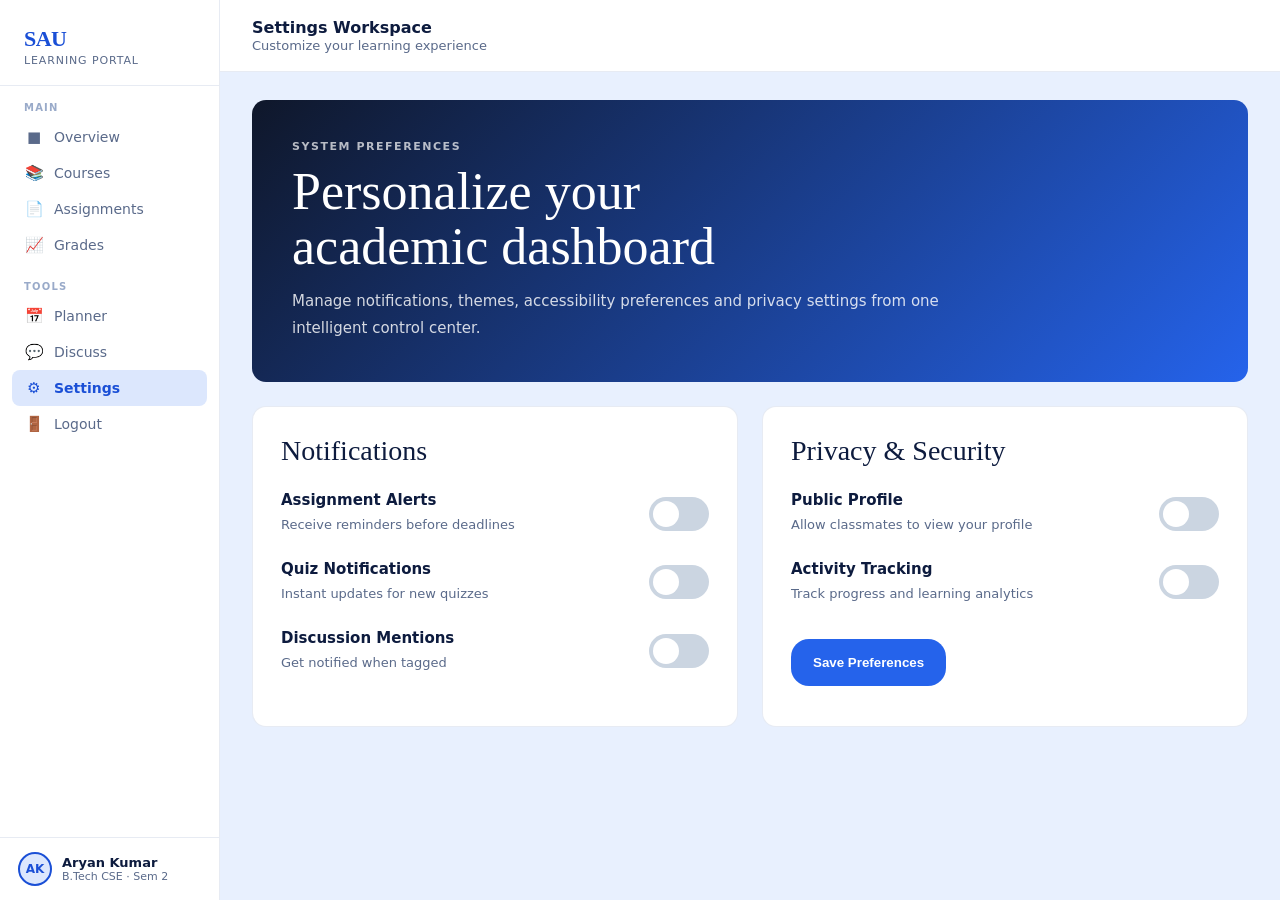
<file: settings.html>
<!DOCTYPE html>
<html lang="en">
<head>
<meta charset="UTF-8">
<meta name="viewport" content="width=device-width, initial-scale=1.0">
<title>Settings - SAU LMS</title>
<link rel="stylesheet" href="Stylesheets/dashboard.css">
<link rel="stylesheet" href="Stylesheets/settings.css">
</head>
<body>

<aside class="sidebar">

<div class="sidebar-logo">
<div class="logo-name">SAU</div>
<div class="logo-sub">Learning Portal</div>
</div>

<nav class="sidebar-nav">

<div class="nav-label">Main</div>

<div class="nav-item" onclick="window.location.href='studentdashboard.html'" style="cursor:pointer;">
<span class="nav-icon">&#9632;</span>
Overview
</div>

<div class="nav-item" onclick="window.location.href='courses.html'" style="cursor:pointer;">
<span class="nav-icon">&#128218;</span>
Courses
</div>

<div class="nav-item" onclick="window.location.href='assignments.html'" style="cursor:pointer;">
<span class="nav-icon">&#128196;</span>
Assignments
</div>

<div class="nav-item" onclick="window.location.href='grades.html'" style="cursor:pointer;">
<span class="nav-icon">&#128200;</span>
Grades
</div>

<div class="nav-label">Tools</div>

<div class="nav-item" onclick="window.location.href='planner.html'" style="cursor:pointer;">
<span class="nav-icon">&#128197;</span>
Planner
</div>

<div class="nav-item" onclick="window.location.href='discuss.html'" style="cursor:pointer;">
<span class="nav-icon">&#128172;</span>
Discuss
</div>

<div class="nav-item active">
<span class="nav-icon">&#9881;</span>
Settings
</div>
<div class="nav-item" onclick="window.location.href='index.html'" style="cursor:pointer;">
    <span class="nav-icon">&#128682;</span>Logout 
</div>
</nav>

<div class="sidebar-user">
<div class="user-avatar">AK</div>
<div>
<div class="user-name">Aryan Kumar</div>
<div class="user-role">B.Tech CSE &middot; Sem 2</div>
</div>
</div>

</aside>

<div class="sidebar-overlay" id="sidebar-overlay" onclick="closeSidebar()"></div>

<div class="main">

<div class="topbar">
<button class="mobile-menu-btn" onclick="toggleSidebar()">&#9776;</button>
<div>
<div class="topbar-greeting">Settings Workspace</div>
<div class="topbar-date">Customize your learning experience</div>
</div>
</div>

<div class="content">

<div class="settings-layout">

<div class="settings-hero">
<div class="settings-eyebrow">System Preferences</div>
<div class="settings-title">
Personalize your<br>
academic dashboard
</div>
<div class="settings-sub">
Manage notifications, themes, accessibility preferences and privacy settings from one intelligent control center.
</div>
</div>

<div class="settings-grid">

<div class="settings-card">
<div class="settings-card-title">Notifications</div>

<div class="toggle-row">
<div>
<div class="setting-name">Assignment Alerts</div>
<div class="setting-desc">Receive reminders before deadlines</div>
</div>
<label class="switch">
<input type="checkbox" id="assignmentAlerts">
<span class="slider"></span>
</label>
</div>

<div class="toggle-row">
<div>
<div class="setting-name">Quiz Notifications</div>
<div class="setting-desc">Instant updates for new quizzes</div>
</div>
<label class="switch">
<input type="checkbox" id="quizAlerts">
<span class="slider"></span>
</label>
</div>

<div class="toggle-row">
<div>
<div class="setting-name">Discussion Mentions</div>
<div class="setting-desc">Get notified when tagged</div>
</div>
<label class="switch">
<input type="checkbox" id="discussionAlerts">
<span class="slider"></span>
</label>
</div>

</div>
<div class="settings-card">
<div class="settings-card-title">Privacy & Security</div>

<div class="toggle-row">
<div>
<div class="setting-name">Public Profile</div>
<div class="setting-desc">Allow classmates to view your profile</div>
</div>
<label class="switch">
<input type="checkbox" id="publicProfile">
<span class="slider"></span>
</label>
</div>

<div class="toggle-row">
<div>
<div class="setting-name">Activity Tracking</div>
<div class="setting-desc">Track progress and learning analytics</div>
</div>
<label class="switch">
<input type="checkbox" id="tracking">
<span class="slider"></span>
</label>
</div>

<button class="save-btn" onclick="saveSettings()">
Save Preferences
</button>

<div class="save-status" id="saveStatus">
Preferences updated successfully.
</div>

</div>

</div>

</div>

</div>

</div>

<script src="Scripts/dashboard.js"></script>
<script src="Scripts/settings.js"></script>
</body>
</html>
</file>
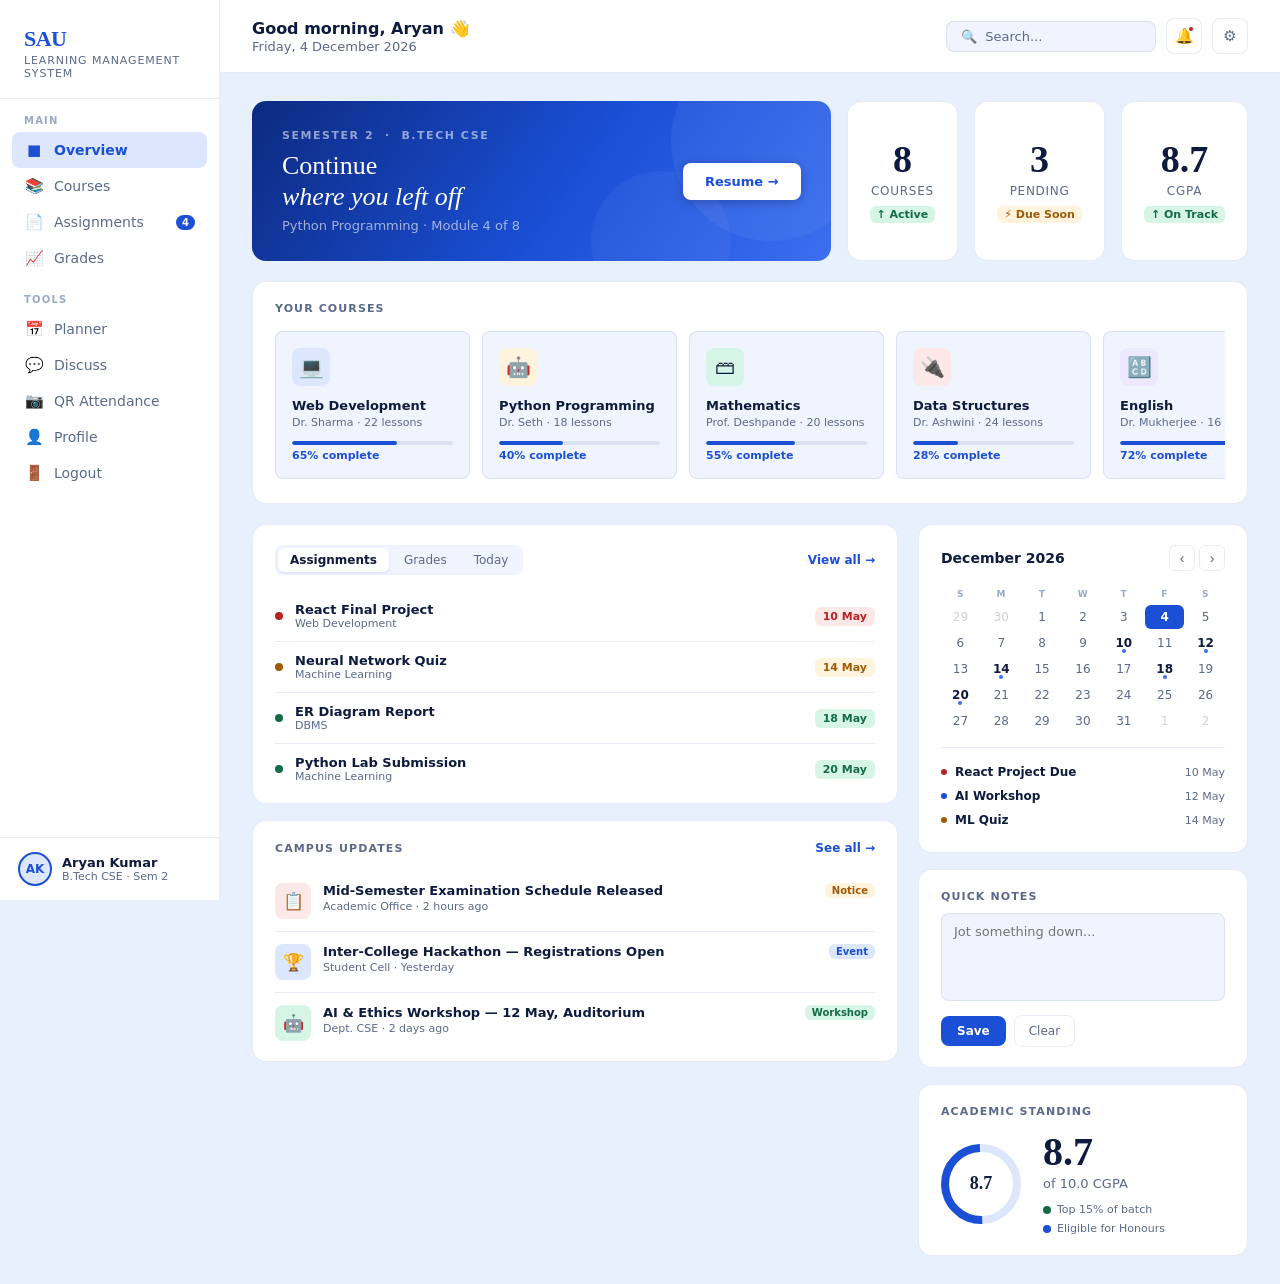
<file: studentdashboard.html>
<!DOCTYPE html>
<html lang="en">
<head>
  <meta charset="UTF-8">
  <meta name="viewport" content="width=device-width, initial-scale=1.0">
  <title>SAU LMS — Dashboard</title>
  <link rel="stylesheet" href="Stylesheets/dashboard.css">
  </script>
<script src="Scripts/dashboard.js" defer></script>
</head>
<body>

<aside class="sidebar">

  <div class="sidebar-logo">
    <div class="logo-name">SAU</div>
    <div class="logo-sub">Learning Management System</div>
  </div>

  <nav class="sidebar-nav">
    <div class="nav-label">Main</div>

    <div class="nav-item active">
      <span class="nav-icon">&#9632;</span>
      Overview
    </div>
    <div class="nav-item" onclick="window.location.href='courses.html'" style="cursor:pointer;">
      <span class="nav-icon">&#128218;</span>
      Courses
    </div>
    <div class="nav-item" onclick="window.location.href='assignments.html'" style="cursor:pointer;">
      <span class="nav-icon">&#128196;</span>
      Assignments
      <span class="nav-badge">4</span>
    </div>
    <div class="nav-item" onclick="window.location.href='grades.html'" style="cursor:pointer;">
      <span class="nav-icon">&#128200;</span>
      Grades
    </div>

    <div class="nav-label">Tools</div>

    <div class="nav-item" onclick="window.location.href='planner.html'" style="cursor:pointer;">
      <span class="nav-icon">&#128197;</span>
      Planner
    </div>
    <div class="nav-item" onclick="window.location.href='discuss.html'" style="cursor:pointer;">
      <span class="nav-icon">&#128172;</span>
      Discuss
    </div>
    <div class="nav-item" onclick="window.location.href='https://ca-qr.avinya.live/login.html'" style="cursor:pointer;">
      <span class="nav-icon">&#128247;</span>
      QR Attendance
    </div>
    <div class="nav-item" onclick="window.location.href='index1.html'" style="cursor:pointer;">
      <span class="nav-icon">&#128100;</span>
      Profile
    </div>
    <div class="nav-item" onclick="window.location.href='index.html'" style="cursor:pointer;">
       <span class="nav-icon">&#128682;</span>Logout 
    </div>
  </nav>
 
  <div class="sidebar-user">  
    <div class="user-avatar">AK</div>
    <div>
      <div class="user-name" id="dashboard-user-name">Aryan Kumar</div>
      <div class="user-role">B.Tech CSE &middot; Sem 2</div>
    </div>
  </div>

</aside>
<div class="sidebar-overlay" id="sidebar-overlay" onclick="closeSidebar()"></div>

<div class="main">
 
  <div class="topbar">
    <button class="mobile-menu-btn" onclick="toggleSidebar()">&#9776;</button>
    <div>
      <div class="topbar-greeting" id="dashboard-greeting">Good morning, Aryan &#128075;</div>
      <div class="topbar-date" id="topbar-date"></div>
    </div>
    <div class="topbar-right">
      <div class="search-box">&#128269;&nbsp; Search...</div>
      <div class="icon-btn notif-dot" title="Notifications">&#128276;</div>
      <div class="icon-btn" title="Settings" onclick="window.location.href='settings.html'">&#9881;</div>
    </div>
  </div>


  <div class="content">

    <div class="top-row">

      <div class="hero">
        <div class="hero-orb1"></div>
        <div class="hero-orb2"></div>
        <div class="hero-text">
          <div class="hero-eyebrow">Semester 2 &nbsp;&middot;&nbsp; B.Tech CSE</div>
          <div class="hero-title">Continue<br><em>where you left off</em></div>
          <div class="hero-sub"> Python Programming &middot; Module 4 of 8</div>
        </div>
        <button class="hero-cta">Resume &rarr;</button>
      </div>

      <div class="card card-pad stat-card">
        <div class="stat-val">8</div>
        <div class="stat-label">Courses</div>
        <span class="stat-trend trend-up">&#8593; Active</span>
      </div>

      <div class="card card-pad stat-card">
        <div class="stat-val">3</div>
        <div class="stat-label">Pending</div>
        <span class="stat-trend trend-warn">&#9889; Due Soon</span>
      </div>

      <div class="card card-pad stat-card">
        <div class="stat-val">8.7</div>
        <div class="stat-label">CGPA</div>
        <span class="stat-trend trend-up">&#8593; On Track</span>
      </div>

    </div><!-- /top-row -->


    <!--  ROW 2: COURSES -->
    <div class="card card-pad">
      <div class="card-header">
        <span class="card-title">Your Courses</span>
      </div>
      <div class="courses-scroll">

        <div class="course-card">
          <div class="course-icon" style="background:#dce7fd;">&#128187;</div>
          <div class="course-name">Web Development</div>
          <div class="course-meta">Dr. Sharma &middot; 22 lessons</div>
          <div class="progress-bar"><div class="progress-fill" style="width:65%"></div></div>
          <div class="progress-pct">65% complete</div>
        </div>

        <div class="course-card">
          <div class="course-icon" style="background:#fef3dc;">&#129302;</div>
          <div class="course-name">Python Programming</div>
          <div class="course-meta">Dr. Seth &middot; 18 lessons</div>
          <div class="progress-bar"><div class="progress-fill" style="width:40%"></div></div>
          <div class="progress-pct">40% complete</div>
        </div>

        <div class="course-card">
          <div class="course-icon" style="background:#d6f5e7;">&#128451;</div>
          <div class="course-name">Mathematics</div>
          <div class="course-meta">Prof. Deshpande &middot; 20 lessons</div>
          <div class="progress-bar"><div class="progress-fill" style="width:55%"></div></div>
          <div class="progress-pct">55% complete</div>
        </div>

        <div class="course-card">
          <div class="course-icon" style="background:#fde8e8;">&#128268;</div>
          <div class="course-name">Data Structures</div>
          <div class="course-meta">Dr. Ashwini &middot; 24 lessons</div>
          <div class="progress-bar"><div class="progress-fill" style="width:28%"></div></div>
          <div class="progress-pct">28% complete</div>
        </div>

        <div class="course-card">
          <div class="course-icon" style="background:#ede8fd;">&#128288;</div>
          <div class="course-name">English</div>
          <div class="course-meta">Dr. Mukherjee &middot; 16 lessons</div>
          <div class="progress-bar"><div class="progress-fill" style="width:72%"></div></div>
          <div class="progress-pct">72% complete</div>
        </div>

        <div class="course-card">
          <div class="course-icon" style="background:#fff3dc;">&#128208;</div>
          <div class="course-name">Digital Logic Design</div>
          <div class="course-meta">Dr. Ahuja &middot; 14 lessons</div>
          <div class="progress-bar"><div class="progress-fill" style="width:50%"></div></div>
          <div class="progress-pct">50% complete</div>
        </div>

        <div class="course-card">
          <div class="course-icon" style="background:#ebffdc;">&#9881;</div>
          <div class="course-name">Physics</div>
          <div class="course-meta">Dr. Bhandari &middot; 14 lessons</div>
          <div class="progress-bar"><div class="progress-fill" style="width:50%"></div></div>
          <div class="progress-pct">50% complete</div>
        </div>
      </div>
    </div><!-- /courses card -->


    <!--  ROW 3: BOTTOM 2-COL  -->
    <div class="grid-2-1">

      <!-- LEFT COLUMN -->
      <div style="display:flex; flex-direction:column; gap:16px;">

        <!-- TABBED CARD -->
        <div class="card card-pad">
          <div class="card-header">
            <div class="tabs">
              <div class="tab active"      onclick="switchTab(this,'tab-assign')">Assignments</div>
              <div class="tab"             onclick="switchTab(this,'tab-grades')">Grades</div>
              <div class="tab"             onclick="switchTab(this,'tab-sched')">Today</div>
            </div>
            <span class="card-action">View all &rarr;</span>
          </div>

          <!-- ASSIGNMENTS -->
          <div id="tab-assign">
            <div class="assign-row">
              <div class="assign-dot" style="background:var(--red);"></div>
              <div>
                <div class="assign-name">React Final Project</div>
                <div class="assign-course">Web Development</div>
              </div>
              <span class="assign-due due-urgent">10 May</span>
            </div>
            <div class="assign-row">
              <div class="assign-dot" style="background:var(--amber);"></div>
              <div>
                <div class="assign-name">Neural Network Quiz</div>
                <div class="assign-course">Machine Learning</div>
              </div>
              <span class="assign-due due-soon">14 May</span>
            </div>
            <div class="assign-row">
              <div class="assign-dot" style="background:var(--green);"></div>
              <div>
                <div class="assign-name">ER Diagram Report</div>
                <div class="assign-course">DBMS</div>
              </div>
              <span class="assign-due due-ok">18 May</span>
            </div>
            <div class="assign-row">
              <div class="assign-dot" style="background:var(--green);"></div>
              <div>
                <div class="assign-name">Python Lab Submission</div>
                <div class="assign-course">Machine Learning</div>
              </div>
              <span class="assign-due due-ok">20 May</span>
            </div>
          </div>

          <!-- GRADES -->
          <div id="tab-grades" style="display:none;">
            <div class="grade-row">
              <div class="grade-subject">Web Development</div>
              <div class="grade-bar-wrap"><div class="grade-bar" style="width:88%; background:var(--green);"></div></div>
              <div class="grade-score" style="color:var(--green);">88</div>
            </div>
            <div class="grade-row">
              <div class="grade-subject">Machine Learning</div>
              <div class="grade-bar-wrap"><div class="grade-bar" style="width:82%; background:var(--accent);"></div></div>
              <div class="grade-score" style="color:var(--accent);">82</div>
            </div>
            <div class="grade-row">
              <div class="grade-subject">DBMS</div>
              <div class="grade-bar-wrap"><div class="grade-bar" style="width:91%; background:var(--green);"></div></div>
              <div class="grade-score" style="color:var(--green);">91</div>
            </div>
            <div class="grade-row">
              <div class="grade-subject">Computer Networks</div>
              <div class="grade-bar-wrap"><div class="grade-bar" style="width:74%; background:var(--amber);"></div></div>
              <div class="grade-score" style="color:var(--amber);">74</div>
            </div>
          </div>

          <!-- TODAY'S SCHEDULE -->
          <div id="tab-sched" style="display:none;">
            <div class="schedule-item">
              <div class="sched-time">9:00 AM</div>
              <div class="sched-bar" style="background:var(--accent-mid);"></div>
              <div>
                <div class="sched-name">Web Development</div>
                <div class="sched-room">Room 302 &middot; Dr. Sharma</div>
              </div>
            </div>
            <div class="schedule-item">
              <div class="sched-time">11:00 AM</div>
              <div class="sched-bar" style="background:var(--amber);"></div>
              <div>
                <div class="sched-name">Machine Learning Lab</div>
                <div class="sched-room">Lab 101 &middot; Dr. Verma</div>
              </div>
            </div>
            <div class="schedule-item">
              <div class="sched-time">2:00 PM</div>
              <div class="sched-bar" style="background:var(--green);"></div>
              <div>
                <div class="sched-name">DBMS Tutorial</div>
                <div class="sched-room">Room 204 &middot; Prof. Singh</div>
              </div>
            </div>
          </div>

        </div><!-- /tabbed card -->


        <!-- CAMPUS UPDATES CARD -->
        <div class="card card-pad">
          <div class="card-header">
            <span class="card-title">Campus Updates</span>
            <span class="card-action">See all &rarr;</span>
          </div>

          <div class="feed-item">
            <div class="feed-icon-wrap" style="background:var(--red-light);">&#128203;</div>
            <div style="flex:1; min-width:0;">
              <div class="feed-title">Mid-Semester Examination Schedule Released</div>
              <div class="feed-meta">Academic Office &middot; 2 hours ago</div>
            </div>
            <span class="feed-badge" style="background:var(--amber-light); color:var(--amber);">Notice</span>
          </div>

          <div class="feed-item">
            <div class="feed-icon-wrap" style="background:var(--accent-light);">&#127942;</div>
            <div style="flex:1; min-width:0;">
              <div class="feed-title">Inter-College Hackathon &mdash; Registrations Open</div>
              <div class="feed-meta">Student Cell &middot; Yesterday</div>
            </div>
            <span class="feed-badge" style="background:var(--accent-light); color:var(--accent);">Event</span>
          </div>

          <div class="feed-item">
            <div class="feed-icon-wrap" style="background:var(--green-light);">&#129302;</div>
            <div style="flex:1; min-width:0;">
              <div class="feed-title">AI &amp; Ethics Workshop &mdash; 12 May, Auditorium</div>
              <div class="feed-meta">Dept. CSE &middot; 2 days ago</div>
            </div>
            <span class="feed-badge" style="background:var(--green-light); color:var(--green);">Workshop</span>
          </div>

        </div><!-- /campus updates -->

      </div><!-- /left column -->


      <!-- RIGHT COLUMN -->
      <div class="right-stack">

        <!-- MINI CALENDAR -->
        <div class="card card-pad">
          <div class="mini-cal-header">
            <span class="cal-month" id="cal-month-label"></span>
            <div class="cal-nav">
              <button onclick="changeMonth(-1)">&#8249;</button>
              <button onclick="changeMonth(1)">&#8250;</button>
            </div>
          </div>
          <div class="cal-grid" id="cal-grid"></div>
          <div class="upcoming-events">
            <div class="event-row">
              <div class="event-dot" style="background:var(--red);"></div>
              <div class="event-name">React Project Due</div>
              <div class="event-date">10 May</div>
            </div>
            <div class="event-row">
              <div class="event-dot" style="background:var(--accent);"></div>
              <div class="event-name">AI Workshop</div>
              <div class="event-date">12 May</div>
            </div>
            <div class="event-row">
              <div class="event-dot" style="background:var(--amber);"></div>
              <div class="event-name">ML Quiz</div>
              <div class="event-date">14 May</div>
            </div>
          </div>
        </div>

        <!-- NOTES -->
        <div class="card card-pad">
          <div class="card-header" style="margin-bottom:10px;">
            <span class="card-title">Quick Notes</span>
          </div>
          <textarea class="notes-area" placeholder="Jot something down..."></textarea>
          <div class="btn-row">
            <button class="btn-primary" onclick="saveNote()">Save</button>
            <button class="btn-ghost"   onclick="clearNote()">Clear</button>
            <span class="note-saved" id="note-saved">Saved &#10003;</span>
          </div>
        </div>

        <!-- CGPA -->
        <div class="card card-pad">
          <div class="card-header" style="margin-bottom:14px;">
            <span class="card-title">Academic Standing</span>
          </div>
          <div class="cgpa-wrap">
            <div class="ring-container">
              <div class="ring-bg"></div>
              <div class="ring-fill" style="
                border-color: var(--accent);
                border-bottom-color: transparent;
                border-left-color: transparent;
                transform: rotate(calc(-90deg + 360deg * 0.87));
              "></div>
              <div class="ring-label">8.7</div>
            </div>
            <div>
              <div class="cgpa-num">8.7</div>
              <div class="cgpa-sub">of 10.0 CGPA</div>
              <div class="cgpa-legend">
                <div class="legend-item">
                  <div class="legend-dot" style="background:var(--green);"></div>
                  Top 15% of batch
                </div>
                <div class="legend-item">
                  <div class="legend-dot" style="background:var(--accent);"></div>
                  Eligible for Honours
                </div>
              </div>
            </div>
          </div>
        </div>

      </div><!-- /right column -->

    </div><!-- /grid-2-1 -->

  </div><!-- /content -->
</div><!-- /main -->
</body>
</html>
</file>
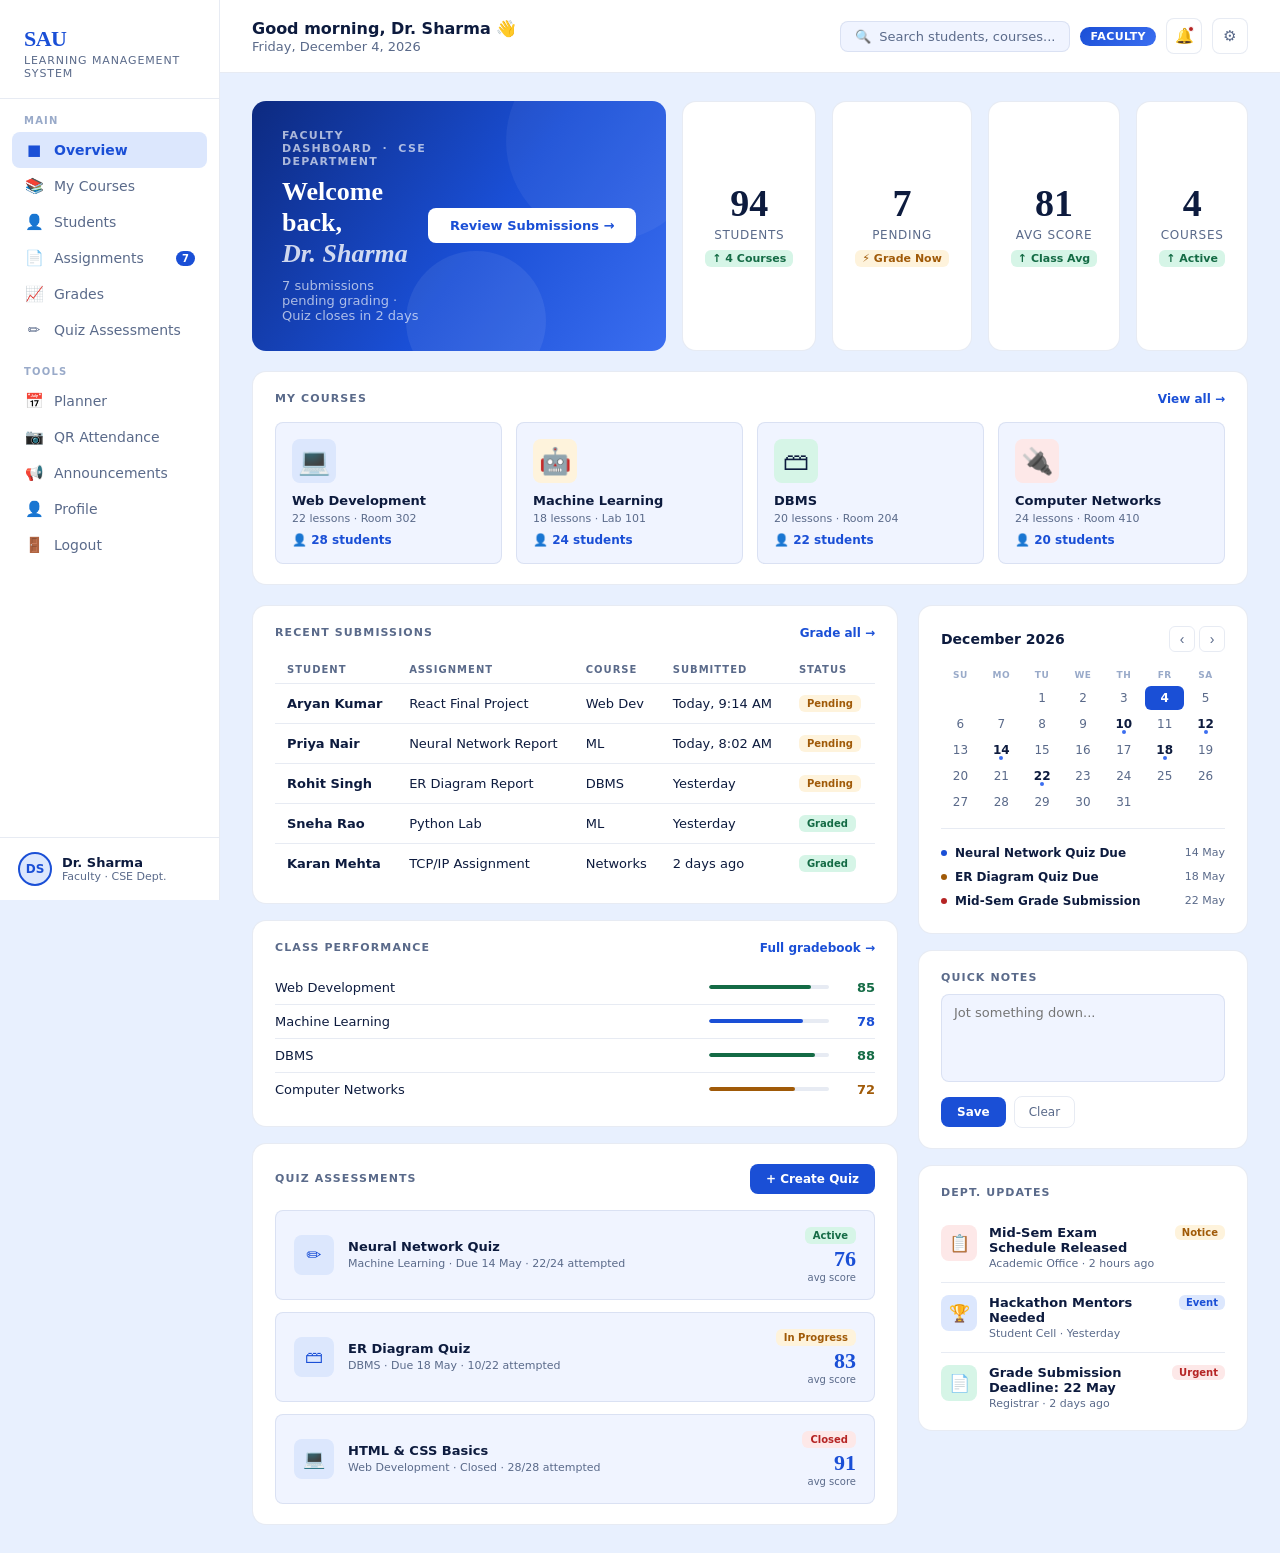
<file: teacher-dashboard.html>
<!DOCTYPE html>
<html lang="en">
<head>
<meta charset="UTF-8">
<meta name="viewport" content="width=device-width, initial-scale=1.0">
<title>SAU LMS — Teacher Dashboard</title>
<link rel="stylesheet" href="Stylesheets/teacher-dashboard.css">
<script src="Scripts/teacher-dashboard.js" defer></script>
</head>
<body>
 
<!-- SIDEBAR -->
<aside class="sidebar">
  <div class="sidebar-logo">
    <div class="logo-name">SAU</div>
    <div class="logo-sub">Learning Management System</div>
  </div>
  <nav class="sidebar-nav">
    <div class="nav-label">Main</div>
    <div class="nav-item active" onclick="showView('overview',this)">
      <span class="nav-icon">&#9632;</span>Overview
    </div>
    <div class="nav-item" onclick="showView('courses',this)">
      <span class="nav-icon">&#128218;</span>My Courses
    </div>
    <div class="nav-item" onclick="showView('students',this)">
      <span class="nav-icon">&#128100;</span>Students
    </div>
    <div class="nav-item" onclick="showView('assignments',this)">
      <span class="nav-icon">&#128196;</span>Assignments
      <span class="nav-badge" id="assign-badge">7</span>
    </div>
    <div class="nav-item" onclick="showView('grades',this)">
      <span class="nav-icon">&#128200;</span>Grades
    </div>
    <div class="nav-item" onclick="showView('quizzes',this)">
      <span class="nav-icon">&#9999;&#65039;</span>Quiz Assessments
    </div>
    <div class="nav-label">Tools</div>
    <div class="nav-item" onclick="showView('planner',this)">
      <span class="nav-icon">&#128197;</span>Planner
    </div>
    <div class="nav-item" onclick="window.location.href='https://ca-qr.avinya.live/login.html'" style="cursor:pointer;">
      <span class="nav-icon">&#128247;</span>QR Attendance
    </div>
    <div class="nav-item" onclick="showView('announcements',this)">
      <span class="nav-icon">&#128226;</span>Announcements
    </div>
    <div class="nav-item" onclick="window.location.href='teacher-profile.html'" style="cursor:pointer;">
      <span class="nav-icon">&#128100;</span>
      Profile
    </div>
    <div class="nav-item" onclick="window.location.href='index.html'" style="cursor:pointer;">
       <span class="nav-icon">&#128682;</span>Logout 
    </div>
  </nav>
  <div class="sidebar-user">
    <div class="user-avatar">DS</div>
    <div>
      <div class="user-name">Dr. Sharma</div>
      <div class="user-role">Faculty &middot; CSE Dept.</div>
    </div>
  </div>
</aside>
 
<!-- SIDEBAR OVERLAY (mobile backdrop)-->
<div class="sidebar-overlay" id="sidebar-overlay" onclick="closeSidebar()"></div>

<!--MAIN-->
<div class="main">
 
  <!-- TOPBAR -->
  
  <div class="topbar">
  <button class="mobile-menu-btn" onclick="toggleSidebar()">
  ☰
  </button>
    <div>
      <div class="topbar-greeting">Good morning, Dr. Sharma &#128075;</div>
      <div class="topbar-date" id="topbar-date"></div>
    </div>
    <div class="topbar-right">
      <div class="search-box">&#128269;&nbsp; Search students, courses...</div>
      <div class="teacher-badge">FACULTY</div>
      <div class="icon-btn notif-dot" title="Notifications">&#128276;</div>
      <div class="icon-btn" title="Settings" onclick="window.location.href='teacher-settings.html'">&#9881;</div>
    </div>
  </div>
 
  <!--VIEW: OVERVIEW-->
  <div id="view-overview" class="view active">
    <div class="content">
      <div class="top-row">
        <div class="hero">
          <div class="hero-orb1"></div>
          <div class="hero-orb2"></div>
          <div class="hero-text">
            <div class="hero-eyebrow">Faculty Dashboard &nbsp;&middot;&nbsp; CSE Department</div>
            <div class="hero-title">Welcome back,<br><em>Dr. Sharma</em></div>
            <div class="hero-sub">7 submissions pending grading &middot; Quiz closes in 2 days</div>
          </div>
          <button class="hero-cta" onclick="showView('assignments', document.querySelector('[onclick*=assignments]'))">Review Submissions &rarr;</button>
        </div>
        <div class="card card-pad stat-card">
          <div class="stat-val">94</div>
          <div class="stat-label">Students</div>
          <span class="stat-trend trend-up">&#8593; 4 Courses</span>
        </div>
        <div class="card card-pad stat-card">
          <div class="stat-val">7</div>
          <div class="stat-label">Pending</div>
          <span class="stat-trend trend-warn">&#9889; Grade Now</span>
        </div>
        <div class="card card-pad stat-card">
          <div class="stat-val">81</div>
          <div class="stat-label">Avg Score</div>
          <span class="stat-trend trend-up">&#8593; Class Avg</span>
        </div>
        <div class="card card-pad stat-card">
          <div class="stat-val">4</div>
          <div class="stat-label">Courses</div>
          <span class="stat-trend trend-up">&#8593; Active</span>
        </div>
      </div>
 
      <div class="card card-pad">
        <div class="card-header">
          <span class="card-title">My Courses</span>
          <span class="card-action" onclick="showView('courses', document.querySelector('[onclick*=courses]'))">View all &rarr;</span>
        </div>
        <div class="courses-scroll">
          <div class="course-card" onclick="showView('courses',null)">
            <div class="course-icon" style="background:#dce7fd;">&#128187;</div>
            <div class="course-name">Web Development</div>
            <div class="course-meta">22 lessons &middot; Room 302</div>
            <div class="course-students">&#128100; 28 students</div>
          </div>
          <div class="course-card" onclick="showView('courses',null)">
            <div class="course-icon" style="background:#fef3dc;">&#129302;</div>
            <div class="course-name">Machine Learning</div>
            <div class="course-meta">18 lessons &middot; Lab 101</div>
            <div class="course-students">&#128100; 24 students</div>
          </div>
          <div class="course-card" onclick="showView('courses',null)">
            <div class="course-icon" style="background:#d6f5e7;">&#128451;</div>
            <div class="course-name">DBMS</div>
            <div class="course-meta">20 lessons &middot; Room 204</div>
            <div class="course-students">&#128100; 22 students</div>
          </div>
          <div class="course-card" onclick="showView('courses',null)">
            <div class="course-icon" style="background:#fde8e8;">&#128268;</div>
            <div class="course-name">Computer Networks</div>
            <div class="course-meta">24 lessons &middot; Room 410</div>
            <div class="course-students">&#128100; 20 students</div>
          </div>
        </div>
      </div>
 
      <div class="grid-2-1">
        <div style="display:flex;flex-direction:column;gap:16px;">
          <div class="card card-pad">
            <div class="card-header">
              <span class="card-title">Recent Submissions</span>
              <span class="card-action" onclick="showView('assignments',document.querySelector('[onclick*=assignments]'))">Grade all &rarr;</span>
            </div>
            <div class="data-table-wrap"><table class="data-table">
              <thead><tr><th>Student</th><th>Assignment</th><th>Course</th><th>Submitted</th><th>Status</th></tr></thead>
              <tbody>
                <tr><td><strong>Aryan Kumar</strong></td><td>React Final Project</td><td>Web Dev</td><td>Today, 9:14 AM</td><td><span class="badge badge-amber">Pending</span></td></tr>
                <tr><td><strong>Priya Nair</strong></td><td>Neural Network Report</td><td>ML</td><td>Today, 8:02 AM</td><td><span class="badge badge-amber">Pending</span></td></tr>
                <tr><td><strong>Rohit Singh</strong></td><td>ER Diagram Report</td><td>DBMS</td><td>Yesterday</td><td><span class="badge badge-amber">Pending</span></td></tr>
                <tr><td><strong>Sneha Rao</strong></td><td>Python Lab</td><td>ML</td><td>Yesterday</td><td><span class="badge badge-green">Graded</span></td></tr>
                <tr><td><strong>Karan Mehta</strong></td><td>TCP/IP Assignment</td><td>Networks</td><td>2 days ago</td><td><span class="badge badge-green">Graded</span></td></tr>
              </tbody>
            </table></div>
          </div>
          <div class="card card-pad">
            <div class="card-header">
              <span class="card-title">Class Performance</span>
              <span class="card-action" onclick="showView('grades',document.querySelector('[onclick*=grades]'))">Full gradebook &rarr;</span>
            </div>
            <div class="grade-row"><div class="grade-subject">Web Development</div><div class="grade-bar-wrap"><div class="grade-bar" style="width:85%;background:var(--green);"></div></div><div class="grade-score" style="color:var(--green);">85</div></div>
            <div class="grade-row"><div class="grade-subject">Machine Learning</div><div class="grade-bar-wrap"><div class="grade-bar" style="width:78%;background:var(--accent);"></div></div><div class="grade-score" style="color:var(--accent);">78</div></div>
            <div class="grade-row"><div class="grade-subject">DBMS</div><div class="grade-bar-wrap"><div class="grade-bar" style="width:88%;background:var(--green);"></div></div><div class="grade-score" style="color:var(--green);">88</div></div>
            <div class="grade-row"><div class="grade-subject">Computer Networks</div><div class="grade-bar-wrap"><div class="grade-bar" style="width:72%;background:var(--amber);"></div></div><div class="grade-score" style="color:var(--amber);">72</div></div>
          </div>
          <div class="card card-pad">
            <div class="card-header">
              <span class="card-title">Quiz Assessments</span>
              <button class="btn-primary" onclick="openModal('modal-create-quiz')">&#43; Create Quiz</button>
            </div>
            <div class="quiz-list" id="overview-quiz-list">
              <div class="quiz-item">
                <div class="quiz-icon">&#9999;&#65039;</div>
                <div class="quiz-body"><div class="quiz-name">Neural Network Quiz</div><div class="quiz-meta">Machine Learning &middot; Due 14 May &middot; 22/24 attempted</div></div>
                <div style="display:flex;flex-direction:column;align-items:flex-end;gap:4px;"><span class="badge badge-green">Active</span><div class="quiz-stats"><div class="quiz-score">76</div><div class="quiz-score-label">avg score</div></div></div>
              </div>
              <div class="quiz-item">
                <div class="quiz-icon">&#128451;</div>
                <div class="quiz-body"><div class="quiz-name">ER Diagram Quiz</div><div class="quiz-meta">DBMS &middot; Due 18 May &middot; 10/22 attempted</div></div>
                <div style="display:flex;flex-direction:column;align-items:flex-end;gap:4px;"><span class="badge badge-amber">In Progress</span><div class="quiz-stats"><div class="quiz-score">83</div><div class="quiz-score-label">avg score</div></div></div>
              </div>
              <div class="quiz-item">
                <div class="quiz-icon">&#128187;</div>
                <div class="quiz-body"><div class="quiz-name">HTML &amp; CSS Basics</div><div class="quiz-meta">Web Development &middot; Closed &middot; 28/28 attempted</div></div>
                <div style="display:flex;flex-direction:column;align-items:flex-end;gap:4px;"><span class="badge badge-red">Closed</span><div class="quiz-stats"><div class="quiz-score">91</div><div class="quiz-score-label">avg score</div></div></div>
              </div>
            </div>
          </div>
        </div>
 
        <div class="right-stack">
          <div class="card card-pad">
            <div class="mini-cal-header">
              <span class="cal-month" id="cal-month-label"></span>
              <div class="cal-nav">
                <button onclick="changeMonth(-1)">&#8249;</button>
                <button onclick="changeMonth(1)">&#8250;</button>
              </div>
            </div>
            <div class="cal-grid" id="cal-grid"></div>
            <div class="upcoming-events">
              <div class="event-row"><div class="event-dot" style="background:var(--accent);"></div><div class="event-name">Neural Network Quiz Due</div><div class="event-date">14 May</div></div>
              <div class="event-row"><div class="event-dot" style="background:var(--amber);"></div><div class="event-name">ER Diagram Quiz Due</div><div class="event-date">18 May</div></div>
              <div class="event-row"><div class="event-dot" style="background:var(--red);"></div><div class="event-name">Mid-Sem Grade Submission</div><div class="event-date">22 May</div></div>
            </div>
          </div>
          <div class="card card-pad">
            <div class="card-header" style="margin-bottom:10px;"><span class="card-title">Quick Notes</span></div>
            <textarea class="notes-area" id="teacher-notes" placeholder="Jot something down..."></textarea>
            <div class="btn-row">
              <button class="btn-primary" onclick="saveNote()">Save</button>
              <button class="btn-ghost" onclick="clearNote()">Clear</button>
              <span class="note-saved" id="note-saved">Saved &#10003;</span>
            </div>
          </div>
          <div class="card card-pad">
            <div class="card-header" style="margin-bottom:14px;"><span class="card-title">Dept. Updates</span></div>
            <div class="feed-item">
              <div class="feed-icon-wrap" style="background:var(--red-light);">&#128203;</div>
              <div style="flex:1;min-width:0;"><div class="feed-title">Mid-Sem Exam Schedule Released</div><div class="feed-meta">Academic Office &middot; 2 hours ago</div></div>
              <span class="feed-badge" style="background:var(--amber-light);color:var(--amber);">Notice</span>
            </div>
            <div class="feed-item">
              <div class="feed-icon-wrap" style="background:var(--accent-light);">&#127942;</div>
              <div style="flex:1;min-width:0;"><div class="feed-title">Hackathon Mentors Needed</div><div class="feed-meta">Student Cell &middot; Yesterday</div></div>
              <span class="feed-badge" style="background:var(--accent-light);color:var(--accent);">Event</span>
            </div>
            <div class="feed-item">
              <div class="feed-icon-wrap" style="background:var(--green-light);">&#128196;</div>
              <div style="flex:1;min-width:0;"><div class="feed-title">Grade Submission Deadline: 22 May</div><div class="feed-meta">Registrar &middot; 2 days ago</div></div>
              <span class="feed-badge" style="background:var(--red-light);color:var(--red);">Urgent</span>
            </div>
          </div>
        </div>
      </div>
    </div>
  </div>
 
  <!--VIEW: COURSES-->
    <!--VIEW: COURSES with Resources & Details -->
  <div id="view-courses" class="view">
    <div class="content">
      <div class="page-header" style="display:flex; justify-content:space-between; align-items:center; flex-wrap:wrap; gap:12px;">
        <div>
          <div class="page-title">My Courses</div>
          <div class="page-sub">Manage course details, syllabus, and learning resources</div>
        </div>
        <button class="btn-primary" onclick="openModal('modal-add-course')" style="display:flex; align-items:center; gap:6px;">&#43; Add New Course</button>
      </div>
      <div id="courses-grid-container" style="display:flex; flex-direction:column; gap:20px;"></div>
    </div>
  </div>
 
  <!--VIEW: STUDENTS (with pagination)-->
  <div id="view-students" class="view">
    <div class="content">
      <div class="page-header" style="display:flex;align-items:flex-start;justify-content:space-between;">
        <div><div class="page-title">Students</div><div class="page-sub">All enrolled students across your courses</div></div>
        <input class="form-input" style="width:240px;" placeholder="&#128269; Search by name or course..." oninput="filterStudents(this.value)" id="student-search">
      </div>
      <div class="card card-pad">
        <div class="card-header"><span class="card-title">All Students</span><span class="card-action" id="students-count-label">Showing 1–5 of 8</span></div>
        <table class="data-table" id="students-table">
          <thead><tr><th>Name</th><th>Course</th><th>Attendance</th><th>CGPA</th><th>Last Active</th><th>Status</th></tr></thead>
          <tbody id="students-tbody"></tbody>
        </table>
        <div class="pagination">
          <div class="pagination-info" id="students-page-info">Page 1 of 2</div>
          <div class="pagination-controls" id="students-pagination"></div>
        </div>
      </div>
    </div>
  </div>
 
  <!--VIEW: ASSIGNMENTS-->
  <div id="view-assignments" class="view">
    <div class="content">
      <div class="page-header" style="display:flex;align-items:flex-start;justify-content:space-between;">
        <div><div class="page-title">Assignments</div><div class="page-sub">Manage and grade student assignments</div></div>
        <button class="btn-primary" onclick="openModal('modal-create-assignment')">&#43; New Assignment</button>
      </div>
      <div class="card card-pad">
        <div class="card-header"><span class="card-title">All Assignments</span></div>
        <table class="data-table">
          <thead><tr><th>Title</th><th>Course</th><th>Due Date</th><th>Submissions</th><th>Graded</th><th>Avg Score</th><th>Action</th></tr></thead>
          <tbody id="assignments-tbody">
            <tr><td><strong>React Final Project</strong></td><td>Web Dev</td><td>10 May</td><td>24/28</td><td>17/24</td><td style="color:var(--green);font-weight:700;">88</td><td><span class="card-action">Grade</span></td></tr>
            <tr><td><strong>Neural Network Report</strong></td><td>ML</td><td>14 May</td><td>20/24</td><td>13/20</td><td style="color:var(--accent);font-weight:700;">76</td><td><span class="card-action">Grade</span></td></tr>
            <tr><td><strong>ER Diagram Report</strong></td><td>DBMS</td><td>18 May</td><td>12/22</td><td>12/12</td><td style="color:var(--green);font-weight:700;">91</td><td><span class="card-action">View</span></td></tr>
            <tr><td><strong>Python Lab Submission</strong></td><td>ML</td><td>20 May</td><td>8/24</td><td>0/8</td><td style="color:var(--muted);">—</td><td><span class="card-action">Grade</span></td></tr>
            <tr><td><strong>TCP/IP Assignment</strong></td><td>Networks</td><td>22 May</td><td>15/20</td><td>15/15</td><td style="color:var(--accent);font-weight:700;">79</td><td><span class="card-action">View</span></td></tr>
            <tr><td><strong>SQL Query Lab</strong></td><td>DBMS</td><td>25 May</td><td>5/22</td><td>0/5</td><td style="color:var(--muted);">—</td><td><span class="card-action">Grade</span></td></tr>
          </tbody>
        </table>
      </div>
    </div>
  </div>
 
  <!--VIEW: GRADES-->
  <div id="view-grades" class="view">
    <div class="content">
      <div class="page-header"><div class="page-title">Grades</div><div class="page-sub">Class performance overview</div></div>
      <div class="grid-2">
        <div class="card card-pad">
          <div class="card-header"><span class="card-title">Web Development — Class Scores</span></div>
          <div class="grade-row"><div class="grade-subject">Aryan Kumar</div><div class="grade-bar-wrap" style="max-width:160px;"><div class="grade-bar" style="width:92%;background:var(--green);"></div></div><div class="grade-score" style="color:var(--green);">92</div></div>
          <div class="grade-row"><div class="grade-subject">Karan Mehta</div><div class="grade-bar-wrap" style="max-width:160px;"><div class="grade-bar" style="width:88%;background:var(--green);"></div></div><div class="grade-score" style="color:var(--green);">88</div></div>
          <div class="grade-row"><div class="grade-subject">Vikram Patel</div><div class="grade-bar-wrap" style="max-width:160px;"><div class="grade-bar" style="width:81%;background:var(--accent);"></div></div><div class="grade-score" style="color:var(--accent);">81</div></div>
          <div class="grade-row"><div class="grade-subject">Priya Nair</div><div class="grade-bar-wrap" style="max-width:160px;"><div class="grade-bar" style="width:79%;background:var(--accent);"></div></div><div class="grade-score" style="color:var(--accent);">79</div></div>
          <div class="grade-row"><div class="grade-subject">Rohit Singh</div><div class="grade-bar-wrap" style="max-width:160px;"><div class="grade-bar" style="width:64%;background:var(--amber);"></div></div><div class="grade-score" style="color:var(--amber);">64</div></div>
        </div>
        <div class="card card-pad">
          <div class="card-header"><span class="card-title">Machine Learning — Class Scores</span></div>
          <div class="grade-row"><div class="grade-subject">Sneha Rao</div><div class="grade-bar-wrap" style="max-width:160px;"><div class="grade-bar" style="width:94%;background:var(--green);"></div></div><div class="grade-score" style="color:var(--green);">94</div></div>
          <div class="grade-row"><div class="grade-subject">Aryan Kumar</div><div class="grade-bar-wrap" style="max-width:160px;"><div class="grade-bar" style="width:82%;background:var(--accent);"></div></div><div class="grade-score" style="color:var(--accent);">82</div></div>
          <div class="grade-row"><div class="grade-subject">Priya Nair</div><div class="grade-bar-wrap" style="max-width:160px;"><div class="grade-bar" style="width:77%;background:var(--accent);"></div></div><div class="grade-score" style="color:var(--accent);">77</div></div>
          <div class="grade-row"><div class="grade-subject">Vikram Patel</div><div class="grade-bar-wrap" style="max-width:160px;"><div class="grade-bar" style="width:71%;background:var(--amber);"></div></div><div class="grade-score" style="color:var(--amber);">71</div></div>
          <div class="grade-row"><div class="grade-subject">Anita Desai</div><div class="grade-bar-wrap" style="max-width:160px;"><div class="grade-bar" style="width:58%;background:var(--red);"></div></div><div class="grade-score" style="color:var(--red);">58</div></div>
        </div>
      </div>
    </div>
  </div>
 
  <!--VIEW: QUIZZES-->
  <div id="view-quizzes" class="view">
    <div class="content">
      <div class="page-header" style="display:flex;align-items:flex-start;justify-content:space-between;">
        <div><div class="page-title">Quiz Assessments</div><div class="page-sub">Create, manage and review quiz results</div></div>
        <button class="btn-primary" onclick="openModal('modal-create-quiz')">&#43; Create Quiz</button>
      </div>
      <div style="display:flex;gap:8px;margin-bottom:4px;">
        <div class="tabs">
          <div class="tab active" onclick="switchQuizTab(this,'qt-all')">All Quizzes</div>
          <div class="tab" onclick="switchQuizTab(this,'qt-active')">Active</div>
          <div class="tab" onclick="switchQuizTab(this,'qt-closed')">Closed</div>
        </div>
      </div>
      <div id="qt-all">
        <div class="quiz-list" id="quiz-list-all">
          <div class="quiz-item">
            <div class="quiz-icon">&#9999;&#65039;</div>
            <div class="quiz-body"><div class="quiz-name">Neural Network Quiz</div><div class="quiz-meta">Machine Learning &middot; 10 Questions &middot; 30 min &middot; Due 14 May</div></div>
            <div style="display:flex;align-items:center;gap:16px;">
              <div style="text-align:center;"><div style="font-size:22px;font-weight:700;font-family:var(--font-serif);color:var(--accent);">22/24</div><div style="font-size:10px;color:var(--muted);">Attempted</div></div>
              <div style="text-align:center;"><div style="font-size:22px;font-weight:700;font-family:var(--font-serif);color:var(--green);">76</div><div style="font-size:10px;color:var(--muted);">Avg Score</div></div>
              <span class="badge badge-green">Active</span>
              <span class="card-action" onclick="openModal('modal-quiz-results')">Results</span>
            </div>
          </div>
          <div class="quiz-item">
            <div class="quiz-icon">&#128451;</div>
            <div class="quiz-body"><div class="quiz-name">ER Diagram Quiz</div><div class="quiz-meta">DBMS &middot; 8 Questions &middot; 20 min &middot; Due 18 May</div></div>
            <div style="display:flex;align-items:center;gap:16px;">
              <div style="text-align:center;"><div style="font-size:22px;font-weight:700;font-family:var(--font-serif);color:var(--accent);">10/22</div><div style="font-size:10px;color:var(--muted);">Attempted</div></div>
              <div style="text-align:center;"><div style="font-size:22px;font-weight:700;font-family:var(--font-serif);color:var(--green);">83</div><div style="font-size:10px;color:var(--muted);">Avg Score</div></div>
              <span class="badge badge-amber">In Progress</span>
              <span class="card-action" onclick="openModal('modal-quiz-results')">Results</span>
            </div>
          </div>
          <div class="quiz-item">
            <div class="quiz-icon">&#128187;</div>
            <div class="quiz-body"><div class="quiz-name">HTML &amp; CSS Basics</div><div class="quiz-meta">Web Development &middot; 12 Questions &middot; 25 min &middot; Closed</div></div>
            <div style="display:flex;align-items:center;gap:16px;">
              <div style="text-align:center;"><div style="font-size:22px;font-weight:700;font-family:var(--font-serif);color:var(--accent);">28/28</div><div style="font-size:10px;color:var(--muted);">Attempted</div></div>
              <div style="text-align:center;"><div style="font-size:22px;font-weight:700;font-family:var(--font-serif);color:var(--green);">91</div><div style="font-size:10px;color:var(--muted);">Avg Score</div></div>
              <span class="badge badge-red">Closed</span>
              <span class="card-action" onclick="openModal('modal-quiz-results')">Results</span>
            </div>
          </div>
          <div class="quiz-item">
            <div class="quiz-icon">&#128268;</div>
            <div class="quiz-body"><div class="quiz-name">OSI Model Quiz</div><div class="quiz-meta">Computer Networks &middot; 6 Questions &middot; 15 min &middot; Closed</div></div>
            <div style="display:flex;align-items:center;gap:16px;">
              <div style="text-align:center;"><div style="font-size:22px;font-weight:700;font-family:var(--font-serif);color:var(--accent);">19/20</div><div style="font-size:10px;color:var(--muted);">Attempted</div></div>
              <div style="text-align:center;"><div style="font-size:22px;font-weight:700;font-family:var(--font-serif);color:var(--amber);">74</div><div style="font-size:10px;color:var(--muted);">Avg Score</div></div>
              <span class="badge badge-red">Closed</span>
              <span class="card-action" onclick="openModal('modal-quiz-results')">Results</span>
            </div>
          </div>
        </div>
      </div>
      <div id="qt-active" style="display:none;">
        <div class="quiz-list" id="quiz-list-active">
          <div class="quiz-item">
            <div class="quiz-icon">&#9999;&#65039;</div>
            <div class="quiz-body"><div class="quiz-name">Neural Network Quiz</div><div class="quiz-meta">Machine Learning &middot; Due 14 May</div></div>
            <span class="badge badge-green">Active</span>
          </div>
          <div class="quiz-item">
            <div class="quiz-icon">&#128451;</div>
            <div class="quiz-body"><div class="quiz-name">ER Diagram Quiz</div><div class="quiz-meta">DBMS &middot; Due 18 May</div></div>
            <span class="badge badge-amber">In Progress</span>
          </div>
        </div>
      </div>
      <div id="qt-closed" style="display:none;">
        <div class="quiz-list" id="quiz-list-closed">
          <div class="quiz-item">
            <div class="quiz-icon">&#128187;</div>
            <div class="quiz-body"><div class="quiz-name">HTML &amp; CSS Basics</div><div class="quiz-meta">Web Development &middot; Avg: 91</div></div>
            <span class="badge badge-red">Closed</span>
          </div>
          <div class="quiz-item">
            <div class="quiz-icon">&#128268;</div>
            <div class="quiz-body"><div class="quiz-name">OSI Model Quiz</div><div class="quiz-meta">Computer Networks &middot; Avg: 74</div></div>
            <span class="badge badge-red">Closed</span>
          </div>
        </div>
      </div>
    </div>
  </div>
 
  <!-- ══════════════ VIEW: PLANNER (merged from planner.html) ══════════════ -->
  <div id="view-planner" class="view">
    <div class="content">
      <div class="planner-layout">
        <div class="planner-hero">
          <div class="planner-eyebrow">Productivity System</div>
          <div class="planner-title">Organize your<br>academic workflow</div>
          <div class="planner-sub">Track events, tasks, deadlines and brainstorming ideas — all in one intelligent planning workspace.</div>
        </div>
 
        <div class="planner-grid">
          <!-- FULL CALENDAR -->
          <div class="calendar-panel">
            <div class="planner-calendar-header">
              <div class="planner-calendar-month" id="plannerCalMonth">May 2026</div>
              <div class="planner-cal-actions">
                <button class="planner-cal-nav" onclick="plannerPrevMonth()">&#8249;</button>
                <button class="planner-cal-nav" onclick="plannerNextMonth()">&#8250;</button>
              </div>
            </div>
            <div id="plannerCalGrid"></div>
          </div>
 
          <!-- EVENTS PANEL -->
          <div class="events-panel">
            <div class="planner-section-title">Today's Events</div>
            <div class="event-form">
              <input type="text" id="eventTitle" class="event-input" placeholder="Event title">
              <input type="date" id="eventDate" class="event-input">
              <button class="planner-add-btn" onclick="addPlannerEvent()">Add Event</button>
            </div>
            <div class="today-events-list" id="todayEvents"></div>
          </div>
        </div>
 
        <div class="planner-bottom-grid">
          <!-- TASKS PANEL -->
          <div class="tasks-panel">
            <div class="planner-section-title">Priority Tasks</div>
            <div class="task-input-row">
              <input type="text" id="plannerTaskInput" placeholder="Add task..." class="planner-task-input">
              <button class="planner-add-btn" onclick="addPlannerTask()">Add</button>
            </div>
            <div id="plannerTaskList" class="p-task-list"></div>
          </div>
 
          <!-- MINDMAP PANEL -->
          <div class="mindmap-panel">
            <div class="planner-section-title">Mind Map Workspace</div>
            <div class="mindmap-sub">Organize project ideas and academic concepts visually.</div>
            <div class="mindmap-toolbar">
              <input type="text" id="mindmapInput" class="mindmap-input" placeholder="Add new idea node...">
              <button class="planner-add-btn" onclick="addMindNode()">Add Node</button>
            </div>
            <div class="mindmap-grid" id="mindmapGrid"></div>
          </div>
        </div>
 
        <!-- Weekly schedule -->
        <div class="card card-pad">
          <div class="card-header"><span class="card-title">This Week's Schedule</span></div>
          <table class="data-table">
            <thead><tr><th>Day</th><th>Time</th><th>Course</th><th>Type</th><th>Room</th></tr></thead>
            <tbody>
              <tr><td>Monday</td><td>9:00 AM</td><td>Web Development</td><td><span class="badge badge-blue">Lecture</span></td><td>Room 302</td></tr>
              <tr><td>Tuesday</td><td>11:00 AM</td><td>Machine Learning</td><td><span class="badge badge-amber">Lab</span></td><td>Lab 101</td></tr>
              <tr><td>Wednesday</td><td>9:00 AM</td><td>Web Development</td><td><span class="badge badge-blue">Lecture</span></td><td>Room 302</td></tr>
              <tr><td>Wednesday</td><td>3:00 PM</td><td>Computer Networks</td><td><span class="badge badge-blue">Lecture</span></td><td>Room 410</td></tr>
              <tr><td>Thursday</td><td>11:00 AM</td><td>Machine Learning</td><td><span class="badge badge-amber">Lab</span></td><td>Lab 101</td></tr>
              <tr><td>Thursday</td><td>3:00 PM</td><td>Office Hours</td><td><span class="badge badge-green">Open</span></td><td>Faculty Room 12</td></tr>
              <tr><td>Friday</td><td>2:00 PM</td><td>DBMS</td><td><span class="badge badge-blue">Lecture</span></td><td>Room 204</td></tr>
              <tr><td>Friday</td><td>3:00 PM</td><td>Computer Networks</td><td><span class="badge badge-blue">Lecture</span></td><td>Room 410</td></tr>
            </tbody>
          </table>
        </div>
      </div>
    </div>
  </div>
 
<!-- announcements -->
 <div id="view-announcements" class="view">
    <div class="content">
      <div class="page-header" style="display:flex;align-items:flex-start;justify-content:space-between;">
        <div><div class="page-title">Announcements</div><div class="page-sub">Broadcast messages to your students</div></div>
        <button class="btn-primary" onclick="openModal('modal-announcement')">&#43; New Announcement</button>
      </div>
      <div class="card card-pad">
        <div class="card-header"><span class="card-title">Sent Announcements</span></div>
        <div id="announcements-list">
          <div class="feed-item">
            <div class="feed-icon-wrap" style="background:var(--accent-light);">&#128226;</div>
            <div style="flex:1;min-width:0;"><div class="feed-title">React Final Project — Submission Guidelines</div><div class="feed-meta">Web Development &middot; Posted 6 May</div></div>
            <span class="feed-badge" style="background:var(--accent-light);color:var(--accent);">All Students</span>
          </div>
          <div class="feed-item">
            <div class="feed-icon-wrap" style="background:var(--amber-light);">&#9888;&#65039;</div>
            <div style="flex:1;min-width:0;"><div class="feed-title">Neural Network Quiz — Reminder: Due 14 May</div><div class="feed-meta">Machine Learning &middot; Posted 4 May</div></div>
            <span class="feed-badge" style="background:var(--amber-light);color:var(--amber);">Reminder</span>
          </div>
          <div class="feed-item">
            <div class="feed-icon-wrap" style="background:var(--green-light);">&#128203;</div>
            <div style="flex:1;min-width:0;"><div class="feed-title">Syllabus Update — Module 4 Added</div><div class="feed-meta">All Courses &middot; Posted 1 May</div></div>
            <span class="feed-badge" style="background:var(--green-light);color:var(--green);">Update</span>
          </div>
        </div>
      </div>
    </div>
  </div>
 
</div><!-- /main -->
 
<!--create quiz modal-->
<div class="modal-overlay" id="modal-create-quiz" onclick="closeModalOutside(event,'modal-create-quiz')">
  <div class="modal" style="width:600px;">
    <div class="modal-header">
      <div class="modal-title">Create New Quiz</div>
      <button class="modal-close" onclick="closeModal('modal-create-quiz')">&#10005;</button>
    </div>
    <div class="form-group">
      <label class="form-label">Quiz Title</label>
      <input class="form-input" id="quiz-title" placeholder="e.g. Neural Network Quiz">
    </div>
    <div class="form-group">
      <label class="form-label">Course</label>
      <select class="form-select" id="quiz-course">
        <option>Web Development</option>
        <option>Machine Learning</option>
        <option>DBMS</option>
        <option>Computer Networks</option>
      </select>
    </div>
    <div style="display:grid;grid-template-columns:1fr 1fr;gap:14px;">
      <div class="form-group">
        <label class="form-label">Time Limit (minutes)</label>
        <input class="form-input" id="quiz-time" type="number" placeholder="30">
      </div>
      <div class="form-group">
        <label class="form-label">Due Date</label>
        <input class="form-input" id="quiz-due" type="date">
      </div>
    </div>
 
    <div class="form-group">
      <label class="form-label" style="margin-bottom:12px;">Questions</label>
      <div class="questions-container" id="questions-container"></div>
      <button class="add-question-btn" onclick="addQuestionBlock()">&#43; Add Another Question</button>
    </div>
 
    <div class="modal-footer">
      <button class="btn-ghost" onclick="closeModal('modal-create-quiz')">Cancel</button>
      <button class="btn-ghost" onclick="saveQuizDraft()">Save as Draft</button>
      <button class="btn-primary" onclick="publishQuiz()">Publish Quiz</button>
    </div>
  </div>
</div>
 
<!--quiz results modal-->
<div class="modal-overlay" id="modal-quiz-results" onclick="closeModalOutside(event,'modal-quiz-results')">
  <div class="modal">
    <div class="modal-header">
      <div class="modal-title">Quiz Results — Neural Network Quiz</div>
      <button class="modal-close" onclick="closeModal('modal-quiz-results')">&#10005;</button>
    </div>
    <div style="display:grid;grid-template-columns:1fr 1fr 1fr;gap:12px;margin-bottom:20px;">
      <div style="text-align:center;background:var(--surface2);border-radius:var(--radius-sm);padding:12px;"><div style="font-family:var(--font-serif);font-size:26px;font-weight:bold;color:var(--accent);">22</div><div style="font-size:11px;color:var(--muted);">Attempted</div></div>
      <div style="text-align:center;background:var(--surface2);border-radius:var(--radius-sm);padding:12px;"><div style="font-family:var(--font-serif);font-size:26px;font-weight:bold;color:var(--green);">76</div><div style="font-size:11px;color:var(--muted);">Avg Score</div></div>
      <div style="text-align:center;background:var(--surface2);border-radius:var(--radius-sm);padding:12px;"><div style="font-family:var(--font-serif);font-size:26px;font-weight:bold;">28m</div><div style="font-size:11px;color:var(--muted);">Avg Time</div></div>
    </div>
    <table class="data-table">
      <thead><tr><th>Student</th><th>Score</th><th>Time Taken</th><th>Grade</th></tr></thead>
      <tbody>
        <tr><td>Sneha Rao</td><td>94</td><td>22 min</td><td><span class="badge badge-green">A</span></td></tr>
        <tr><td>Aryan Kumar</td><td>88</td><td>25 min</td><td><span class="badge badge-green">A</span></td></tr>
        <tr><td>Vikram Patel</td><td>82</td><td>29 min</td><td><span class="badge badge-accent" style="background:var(--accent-light);color:var(--accent);">B</span></td></tr>
        <tr><td>Priya Nair</td><td>76</td><td>30 min</td><td><span class="badge badge-accent" style="background:var(--accent-light);color:var(--accent);">B</span></td></tr>
        <tr><td>Karan Mehta</td><td>68</td><td>30 min</td><td><span class="badge badge-amber">C</span></td></tr>
        <tr><td>Rohit Singh</td><td>55</td><td>30 min</td><td><span class="badge badge-red">D</span></td></tr>
      </tbody>
    </table>
    <div class="modal-footer">
      <button class="btn-ghost" onclick="closeModal('modal-quiz-results')">Close</button>
      <button class="btn-primary">Export CSV</button>
    </div>
  </div>
</div>
 
<!--assignment modal-->
<div class="modal-overlay" id="modal-create-assignment" onclick="closeModalOutside(event,'modal-create-assignment')">
  <div class="modal">
    <div class="modal-header">
      <div class="modal-title">New Assignment</div>
      <button class="modal-close" onclick="closeModal('modal-create-assignment')">&#10005;</button>
    </div>
    <div class="form-group"><label class="form-label">Assignment Title</label><input class="form-input" id="assign-title" placeholder="e.g. React Final Project"></div>
    <div class="form-group"><label class="form-label">Course</label><select class="form-select" id="assign-course"><option>Web Development</option><option>Machine Learning</option><option>DBMS</option><option>Computer Networks</option></select></div>
    <div class="form-group"><label class="form-label">Description</label><textarea class="notes-area" id="assign-desc" style="height:72px;" placeholder="Assignment instructions..."></textarea></div>
    <div style="display:grid;grid-template-columns:1fr 1fr;gap:14px;">
      <div class="form-group"><label class="form-label">Due Date</label><input class="form-input" id="assign-due" type="date"></div>
      <div class="form-group"><label class="form-label">Max Marks</label><input class="form-input" id="assign-marks" type="number" placeholder="100"></div>
    </div>
    <div class="modal-footer">
      <button class="btn-ghost" onclick="closeModal('modal-create-assignment')">Cancel</button>
      <button class="btn-primary" onclick="createAssignment()">Create Assignment</button>
    </div>
  </div>
</div>

<div class="modal-overlay" id="modal-announcement" onclick="closeModalOutside(event,'modal-announcement')">
  <div class="modal">
    <div class="modal-header">
      <div class="modal-title">New Announcement</div>
      <button class="modal-close" onclick="closeModal('modal-announcement')">&#10005;</button>
    </div>
    <div class="form-group"><label class="form-label">Send To</label><select class="form-select" id="announce-to"><option>All My Courses</option><option>Web Development</option><option>Machine Learning</option><option>DBMS</option><option>Computer Networks</option></select></div>
    <div class="form-group"><label class="form-label">Title</label><input class="form-input" id="announce-title" placeholder="Announcement title..."></div>
    <div class="form-group"><label class="form-label">Tag</label><select class="form-select" id="announce-tag"><option value="General">General</option><option value="Reminder">Reminder</option><option value="Update">Update</option><option value="Urgent">Urgent</option><option value="Event">Event</option></select></div>
    <div class="form-group"><label class="form-label">Message</label><textarea class="notes-area" id="announce-msg" style="height:100px;" placeholder="Type your message here..."></textarea></div>
    <div class="modal-footer">
      <button class="btn-ghost" onclick="closeModal('modal-announcement')">Cancel</button>
      <button class="btn-primary" onclick="sendAnnouncement()">Send Announcement</button>
    </div>
  </div>
</div>
<!-- Add Course Modal -->
<div class="modal-overlay" id="modal-add-course" onclick="closeModalOutside(event,'modal-add-course')">
  <div class="modal">
    <div class="modal-header">
      <div class="modal-title">Add New Course</div>
      <button class="modal-close" onclick="closeModal('modal-add-course')">&#10005;</button>
    </div>
    <div class="form-group">
      <label class="form-label">Course Name</label>
      <input class="form-input" id="new-course-name" placeholder="e.g. Advanced JavaScript">
    </div>
    <div class="form-group">
      <label class="form-label">Course Code</label>
      <input class="form-input" id="new-course-code" placeholder="e.g. CS402">
    </div>
    <div class="form-group">
      <label class="form-label">Room</label>
      <input class="form-input" id="new-course-room" placeholder="e.g. Room 501">
    </div>
    <div class="modal-footer">
      <button class="btn-ghost" onclick="closeModal('modal-add-course')">Cancel</button>
      <button class="btn-primary" onclick="addNewCourseFromModal()">Create Course</button>
    </div>
  </div>
</div>
</body>
</html>
</file>
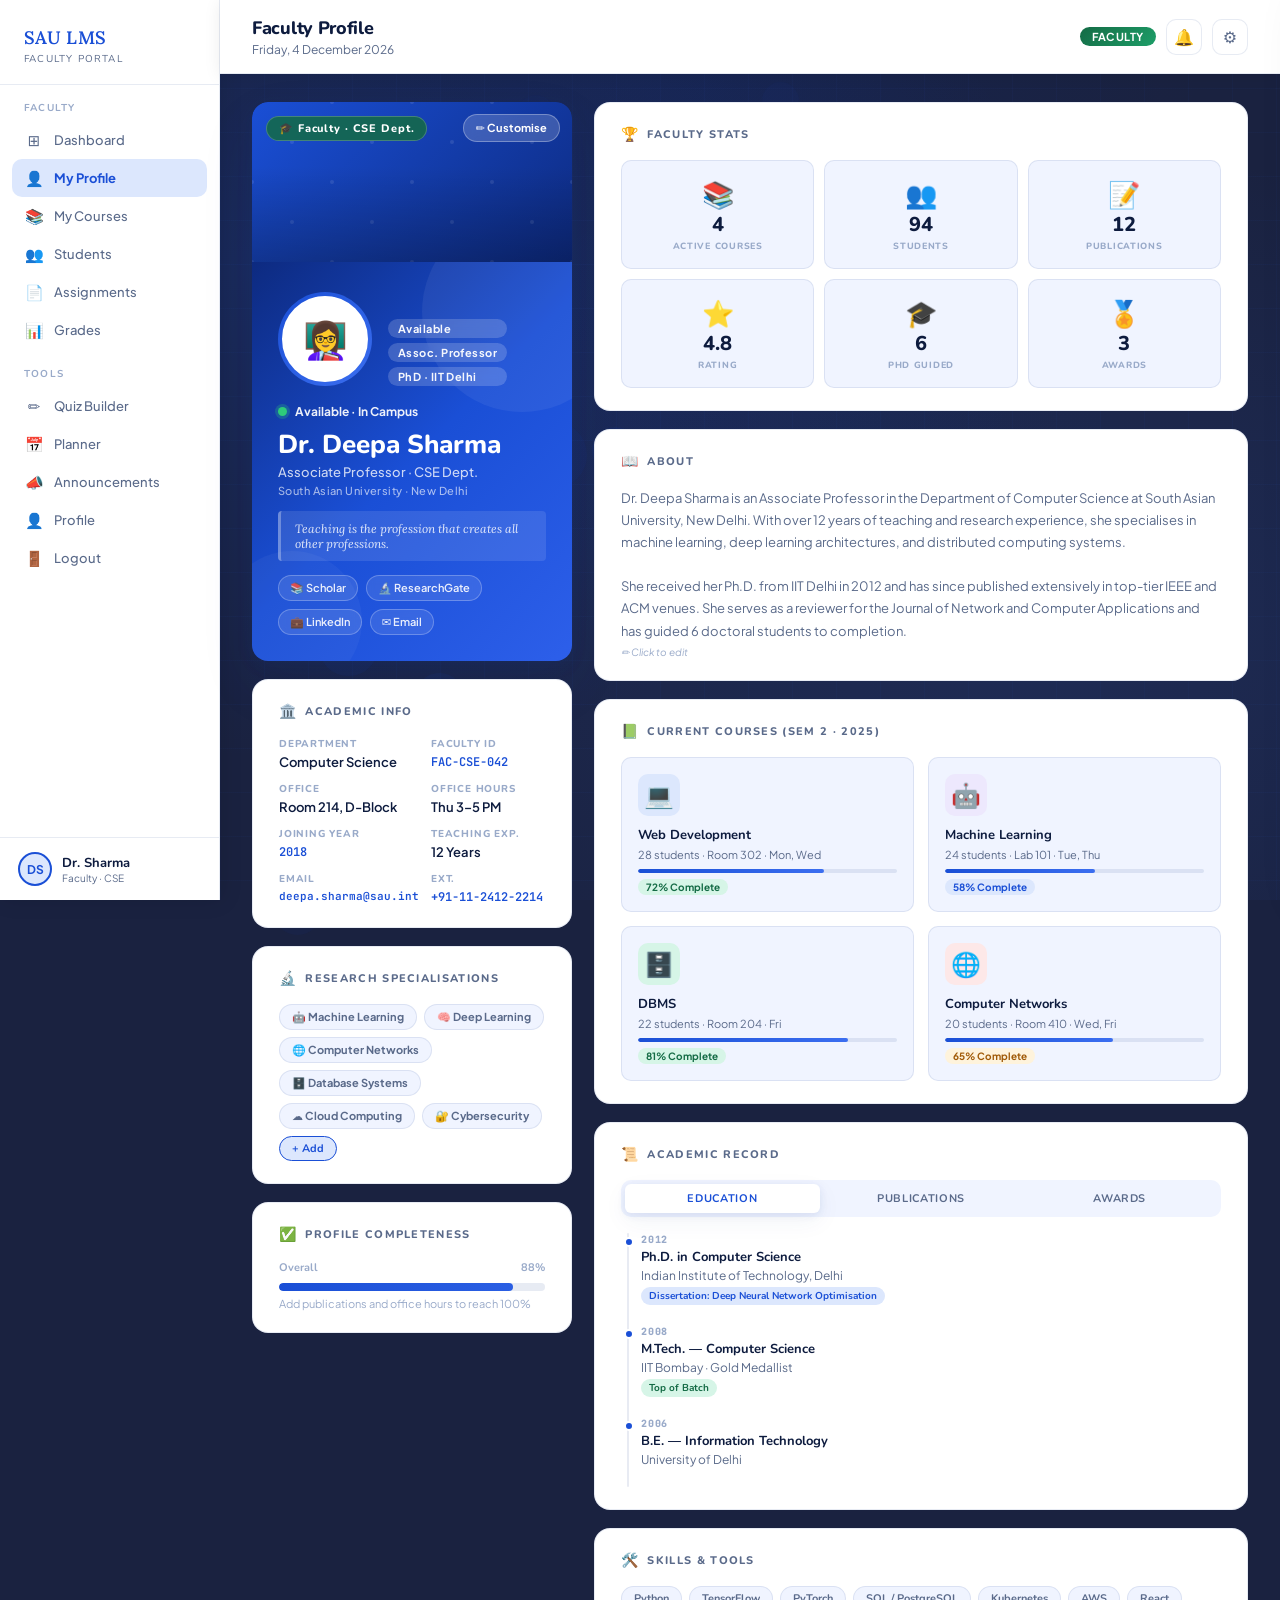
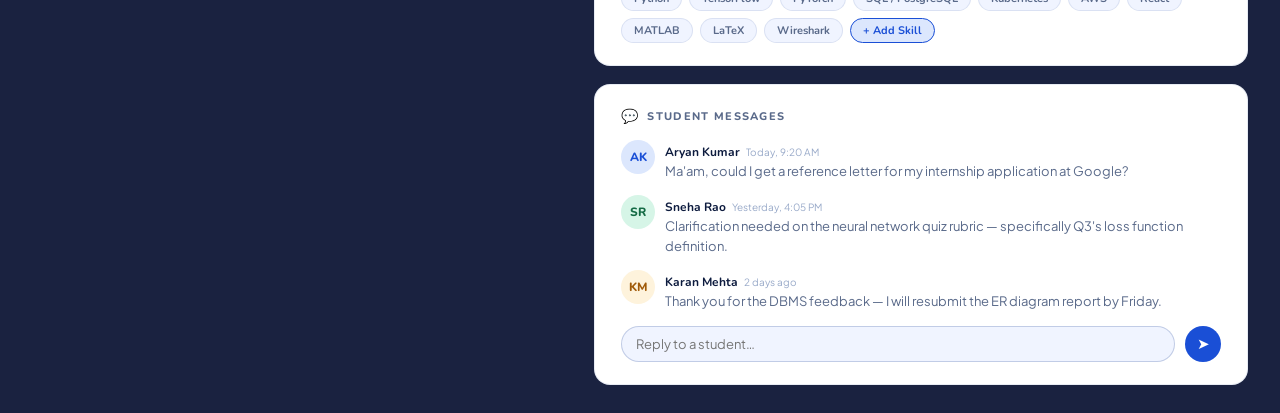
<file: teacher-profile.html>
<!DOCTYPE html>
<html lang="en">
<head>
<meta charset="UTF-8">
<meta name="viewport" content="width=device-width, initial-scale=1.0">
<title>Dr. Sharma — Faculty Profile · SAU LMS</title>
<link href="https://fonts.googleapis.com/css2?family=Plus+Jakarta+Sans:wght@300;400;500;600;700;800&family=Nunito:wght@400;500;600;700;800;900&family=Lora:ital,wght@0,400;0,600;1,400&family=JetBrains+Mono:wght@400;600&display=swap" rel="stylesheet">
<link rel="stylesheet" href="Stylesheets/teacher-profile.css">
<script src="Scripts/teacher-profile.js" defer></script>
</head>
<body>
 
<div id="bg-solid"></div>
<div id="bg-grid-lines"></div>
<div id="particles-container"></div>
 
<div id="settings-backdrop" onclick="closeSettings()"></div>
 
<div class="sidebar-overlay" id="sidebar-overlay" onclick="closeSidebar()"></div>
 
<div id="settings-panel">
  <div class="sp-header">
    <span class="sp-title">⚙️ Customise Profile</span>
    <button class="sp-close" onclick="closeSettings()">✕</button>
  </div>
  <div class="sp-body">
 
    <div class="sp-section">
      <div class="sp-section-title">Avatar</div>
      <div class="sp-avatar-zone">
        <div class="sp-avatar-ring" onclick="document.getElementById('avatar-upload').click()">
          <div class="sp-avatar-inner">
            <img id="sp-av-img" style="display:none">
            <span id="sp-av-emoji">👩‍🏫</span>
          </div>
        </div>
        <input type="file" id="avatar-upload" accept="image/*" onchange="handleAvatarUpload(event)">
        <div class="emoji-grid" id="emoji-grid"></div>
      </div>
    </div>
 
    <div class="sp-section">
      <div class="sp-section-title">Identity</div>
      <div class="sp-field"><label>Display Name</label><input class="sp-input" id="sp-name" value="Dr. Deepa Sharma" oninput="liveUpdate('name',this.value)"></div>
      <div class="sp-field"><label>Role / Designation</label><input class="sp-input" id="sp-role" value="Associate Professor · CSE Dept." oninput="liveUpdate('role',this.value)"></div>
    </div>
 
    <div class="sp-section">
      <div class="sp-section-title">Status</div>
      <div class="status-picker-row">
        <button class="status-chip active" onclick="setStatus('online','Available','Available · In Campus',this)"><div class="sdot" style="background:#2eca7a"></div>Available</button>
        <button class="status-chip" onclick="setStatus('busy','In Class','In Class Now',this)"><div class="sdot" style="background:#ef4444"></div>In Class</button>
        <button class="status-chip" onclick="setStatus('away','Research','Deep in Research',this)"><div class="sdot" style="background:#94a3b8"></div>Research</button>
      </div>
      <input class="sp-input" id="custom-status-input" placeholder="Custom status..." style="margin-top:10px;" oninput="setCustomStatus(this.value)">
    </div>
 
    <div class="sp-section">
      <div class="sp-section-title">Colour Theme</div>
      <div class="theme-grid" id="theme-grid"></div>
    </div>
 
    <div class="sp-section">
      <div class="sp-section-title">Namecard Style</div>
      <div class="nc-presets" id="nc-presets"></div>
    </div>
 
    <div class="sp-section">
      <div class="sp-section-title">Avatar Border</div>
      <div class="border-presets" id="border-presets"></div>
      <div class="toggle-row" style="margin-top:12px;">
        <span class="toggle-label">Animated border</span>
        <label class="toggle-switch"><input type="checkbox" id="anim-border-toggle" onchange="toggleAnimBorder(this.checked)"><span class="toggle-track"></span></label>
      </div>
      <div style="margin-top:10px;">
        <div class="color-pair"><label>Colour 1</label><input type="color" id="custom-c1" value="#1a4fd6"><label>Colour 2</label><input type="color" id="custom-c2" value="#3b6ef0"></div>
        <select class="sp-select" id="custom-dir"><option value="135deg">Diagonal ↘</option><option value="90deg">Vertical ↓</option><option value="0deg">Horizontal →</option><option value="45deg">Diagonal ↗</option></select>
        <button class="sp-btn" style="margin-top:8px;width:100%;" onclick="applyCustomBorder()">Apply Custom Border</button>
      </div>
    </div>
 
    <div class="sp-section">
      <div class="sp-section-title">Typography</div>
      <div class="font-presets" id="font-presets"></div>
      <div style="display:flex;gap:8px;margin-top:10px;">
        <input class="sp-input" id="custom-font-input" placeholder="Google Font name…">
        <button class="sp-btn" onclick="applyCustomFont()">Apply</button>
      </div>
      <div class="font-preview" id="font-preview">The quick brown fox jumps</div>
    </div>
 
    <div style="padding-top:12px;border-top:1px solid var(--border);">
      <button class="sp-btn primary" style="width:100%;" onclick="saveAll()">💾 Save Profile</button>
    </div>
  </div>
</div>
 
<aside class="sidebar">
  <div class="sidebar-logo">
    <div class="logo-name">SAU LMS</div>
    <div class="logo-sub">Faculty Portal</div>
  </div>
  <nav class="sidebar-nav">
    <div class="nav-label">Faculty</div>
    <a class="nav-item" href="teacher-dashboard.html"><span class="nav-icon">⊞</span>Dashboard</a>
    <a class="nav-item active" href="#"><span class="nav-icon">👤</span>My Profile</a>
    <a class="nav-item" href="teacher-dashboard.html"><span class="nav-icon">📚</span>My Courses</a>
    <a class="nav-item" href="teacher-dashboard.html"><span class="nav-icon">👥</span>Students</a>
    <a class="nav-item" href="teacher-dashboard.html"><span class="nav-icon">📄</span>Assignments</a>
    <a class="nav-item" href="teacher-dashboard.html"><span class="nav-icon">📊</span>Grades</a>
    <div class="nav-label">Tools</div>
    <a class="nav-item" href="teacher-dashboard.html"><span class="nav-icon">✏️</span>Quiz Builder</a>
    <a class="nav-item" href="teacher-dashboard.html"><span class="nav-icon">📅</span>Planner</a>
    <a class="nav-item" href="teacher-dashboard.html"><span class="nav-icon">📣</span>Announcements</a>
    <div class="nav-item" onclick="window.location.href='index1.html'" style="cursor:pointer;">
      <span class="nav-icon">&#128100;</span>
      Profile
    </div>
    <div class="nav-item" onclick="window.location.href='index.html'" style="cursor:pointer;">
       <span class="nav-icon">&#128682;</span>Logout 
    </div>
  </nav>
  <div class="sidebar-user">
    <div class="user-avatar">DS</div>
    <div>
      <div class="user-name" id="sidebar-name">Dr. Sharma</div>
      <div class="user-role">Faculty · CSE</div>
    </div>
  </div>
</aside>
 
<div class="main">
  <div class="topbar">
    <div style="display:flex;align-items:center;gap:12px;">
      <button class="mobile-menu-btn" onclick="toggleSidebar()" aria-label="Open menu">☰</button>
      <div>
        <div class="topbar-greeting">Faculty Profile</div>
        <div class="topbar-date" id="topbar-date"></div>
      </div>
    </div>
    <div class="topbar-right">
      <span class="faculty-badge">FACULTY</span>
      <div class="icon-btn" title="Notifications">🔔</div>
      <div class="icon-btn" title="Settings" onclick="window.location.href='teacher-settings.html'">&#9881;</div>
    </div>
  </div>
 
  <div class="content">
    <div class="profile-grid">
 
      <div class="profile-left">
 
        <!-- NAMECARD -->
        <div class="namecard-wrap">
          <!-- Banner -->
          <div class="profile-banner" id="profile-banner">
            <div class="banner-pattern"></div>
            <div class="banner-overlay"></div>
            <div class="banner-sparkles" id="banner-sparkles"></div>
            <span class="banner-faculty-tag">🎓 Faculty · CSE Dept.</span>
            <button class="banner-edit-btn" onclick="openSettings()">✏️ Customise</button>
          </div>
          <!-- Card body -->
          <div class="namecard" id="namecard">
            <div class="av-wrap">
              <div class="av-outer av-float" id="av-outer">
                <div class="av-inner" onclick="document.getElementById('avatar-upload').click()">
                  <img id="av-img" style="display:none" alt="avatar">
                  <span id="av-emoji">👩‍🏫</span>
                  <div class="av-change-hint">Change Photo</div>
                </div>
              </div>
              <div class="av-badges">
                <span class="badge-pill" id="status-badge-pill">Available</span>
                <span class="badge-pill">Assoc. Professor</span>
                <span class="badge-pill">PhD · IIT Delhi</span>
              </div>
            </div>
            <div class="status-row">
              <div class="status-dot online" id="nc-status-dot"></div>
              <span class="status-text" id="nc-status-text">Available · In Campus</span>
            </div>
            <div class="nc-name" id="nc-name" contenteditable="true">Dr. Deepa Sharma</div>
            <div class="nc-role" id="nc-role" contenteditable="true">Associate Professor · CSE Dept.</div>
            <div class="nc-uni">South Asian University · New Delhi</div>
            <div class="nc-motto" id="nc-motto" contenteditable="true">"Teaching is the profession that creates all other professions."</div>
            <div class="nc-social">
              <a class="nc-social-btn" href="#" title="Google Scholar">📚 Scholar</a>
              <a class="nc-social-btn" href="#" title="ResearchGate">🔬 ResearchGate</a>
              <a class="nc-social-btn" href="#" title="LinkedIn">💼 LinkedIn</a>
              <a class="nc-social-btn" href="mailto:deepa.sharma@sau.int">✉️ Email</a>
            </div>
          </div>
        </div>
 
        <!-- ACADEMIC INFO -->
        <div class="info-section">
          <div class="info-title"><span class="info-title-icon">🏛️</span>Academic Info</div>
          <div class="info-grid">
            <div class="info-item"><div class="info-key">Department</div><div class="info-val">Computer Science</div></div>
            <div class="info-item"><div class="info-key">Faculty ID</div><div class="info-val mono">FAC-CSE-042</div></div>
            <div class="info-item"><div class="info-key">Office</div><div class="info-val">Room 214, D-Block</div></div>
            <div class="info-item"><div class="info-key">Office Hours</div><div class="info-val">Thu 3–5 PM</div></div>
            <div class="info-item"><div class="info-key">Joining Year</div><div class="info-val mono">2018</div></div>
            <div class="info-item"><div class="info-key">Teaching Exp.</div><div class="info-val">12 Years</div></div>
            <div class="info-item"><div class="info-key">Email</div><div class="info-val mono" style="font-size:11px;">deepa.sharma@sau.int</div></div>
            <div class="info-item"><div class="info-key">Ext.</div><div class="info-val mono">+91-11-2412-2214</div></div>
          </div>
        </div>
 
        <!-- SPECIALISATIONS -->
        <div class="info-section">
          <div class="info-title"><span class="info-title-icon">🔬</span>Research Specialisations</div>
          <div class="tag-row" id="spec-container">
            <span class="interest-tag">🤖 Machine Learning</span>
            <span class="interest-tag">🧠 Deep Learning</span>
            <span class="interest-tag">🌐 Computer Networks</span>
            <span class="interest-tag">🗄️ Database Systems</span>
            <span class="interest-tag">☁️ Cloud Computing</span>
            <span class="interest-tag">🔐 Cybersecurity</span>
            <button class="add-tag-btn" onclick="addInterest('spec-container','Specialisation')">+ Add</button>
          </div>
        </div>
 
        <!-- PROFILE COMPLETION -->
        <div class="info-section">
          <div class="info-title"><span class="info-title-icon">✅</span>Profile Completeness</div>
          <div class="completion-label"><span>Overall</span><span>88%</span></div>
          <div class="completion-bar-wrap"><div class="completion-bar" style="width:88%"></div></div>
          <div style="font-size:11px;color:var(--subtle);margin-top:6px;">Add publications and office hours to reach 100%</div>
        </div>
 
      </div><!-- /profile-left -->
 
      <!-- ═══ RIGHT COLUMN ═══ -->
      <div class="profile-right">
 
        <!-- ACHIEVEMENTS -->
        <div class="info-section">
          <div class="info-title"><span class="info-title-icon">🏆</span>Faculty Stats</div>
          <div class="ach-grid">
            <div class="ach-item"><div class="ach-icon">📚</div><div class="ach-val">4</div><div class="ach-label">Active Courses</div></div>
            <div class="ach-item"><div class="ach-icon">👥</div><div class="ach-val">94</div><div class="ach-label">Students</div></div>
            <div class="ach-item"><div class="ach-icon">📝</div><div class="ach-val">12</div><div class="ach-label">Publications</div></div>
            <div class="ach-item"><div class="ach-icon">⭐</div><div class="ach-val">4.8</div><div class="ach-label">Rating</div></div>
            <div class="ach-item"><div class="ach-icon">🎓</div><div class="ach-val">6</div><div class="ach-label">PhD Guided</div></div>
            <div class="ach-item"><div class="ach-icon">🏅</div><div class="ach-val">3</div><div class="ach-label">Awards</div></div>
          </div>
        </div>
 
        <!-- BIO -->
        <div class="info-section">
          <div class="info-title"><span class="info-title-icon">📖</span>About</div>
          <div id="bio-field" contenteditable="true" style="font-size:13px;color:var(--muted);line-height:1.7;">
            Dr. Deepa Sharma is an Associate Professor in the Department of Computer Science at South Asian University, New Delhi. With over 12 years of teaching and research experience, she specialises in machine learning, deep learning architectures, and distributed computing systems.
            <br><br>
            She received her Ph.D. from IIT Delhi in 2012 and has since published extensively in top-tier IEEE and ACM venues. She serves as a reviewer for the Journal of Network and Computer Applications and has guided 6 doctoral students to completion.
          </div>
          <p class="edit-hint">✏️ Click to edit</p>
        </div>
 
        <!-- CURRENT COURSES -->
        <div class="info-section">
          <div class="info-title"><span class="info-title-icon">📗</span>Current Courses (Sem 2 · 2025)</div>
          <div class="course-grid">
            <div class="course-card">
              <div class="course-card-icon" style="background:#dce7fd;">💻</div>
              <div class="course-card-name">Web Development</div>
              <div class="course-card-meta">28 students · Room 302 · Mon, Wed</div>
              <div class="course-card-bar"><div class="course-card-fill" style="width:72%"></div></div>
              <span class="course-badge" style="background:var(--green-light);color:var(--green);">72% Complete</span>
            </div>
            <div class="course-card">
              <div class="course-card-icon" style="background:#ede8fd;">🤖</div>
              <div class="course-card-name">Machine Learning</div>
              <div class="course-card-meta">24 students · Lab 101 · Tue, Thu</div>
              <div class="course-card-bar"><div class="course-card-fill" style="width:58%"></div></div>
              <span class="course-badge" style="background:var(--accent-light);color:var(--accent);">58% Complete</span>
            </div>
            <div class="course-card">
              <div class="course-card-icon" style="background:#d6f5e7;">🗄️</div>
              <div class="course-card-name">DBMS</div>
              <div class="course-card-meta">22 students · Room 204 · Fri</div>
              <div class="course-card-bar"><div class="course-card-fill" style="width:81%"></div></div>
              <span class="course-badge" style="background:var(--green-light);color:var(--green);">81% Complete</span>
            </div>
            <div class="course-card">
              <div class="course-card-icon" style="background:#fde8e8;">🌐</div>
              <div class="course-card-name">Computer Networks</div>
              <div class="course-card-meta">20 students · Room 410 · Wed, Fri</div>
              <div class="course-card-bar"><div class="course-card-fill" style="width:65%"></div></div>
              <span class="course-badge" style="background:var(--amber-light);color:var(--amber);">65% Complete</span>
            </div>
          </div>
        </div>
 
        <!-- TABS: Education / Publications / Awards -->
        <div class="info-section">
          <div class="info-title"><span class="info-title-icon">📜</span>Academic Record</div>
          <div class="tabs">
            <button class="tab-btn active" onclick="switchTab('edu',this)">Education</button>
            <button class="tab-btn" onclick="switchTab('pub',this)">Publications</button>
            <button class="tab-btn" onclick="switchTab('awards',this)">Awards</button>
          </div>
 
          <div class="tab-panel active" id="tab-edu">
            <div class="timeline">
              <div class="tl-item"><div class="tl-dot"></div><div class="tl-year">2012</div><div class="tl-title">Ph.D. in Computer Science</div><div class="tl-sub">Indian Institute of Technology, Delhi</div><span class="tl-badge">Dissertation: Deep Neural Network Optimisation</span></div>
              <div class="tl-item"><div class="tl-dot"></div><div class="tl-year">2008</div><div class="tl-title">M.Tech. — Computer Science</div><div class="tl-sub">IIT Bombay · Gold Medallist</div><span class="tl-badge green">Top of Batch</span></div>
              <div class="tl-item"><div class="tl-dot"></div><div class="tl-year">2006</div><div class="tl-title">B.E. — Information Technology</div><div class="tl-sub">University of Delhi</div></div>
            </div>
          </div>
 
          <div class="tab-panel" id="tab-pub">
            <div class="pub-item">
              <div class="pub-title">Attention-Based Transformers for Low-Resource NLP in South Asian Languages</div>
              <div class="pub-meta"><span class="pub-journal">IEEE Transactions on Neural Networks</span><span class="pub-year">2024</span><span style="background:var(--green-light);color:var(--green);padding:1px 7px;border-radius:8px;font-weight:700;">Accepted</span></div>
            </div>
            <div class="pub-item">
              <div class="pub-title">Federated Learning with Differential Privacy for Medical IoT Systems</div>
              <div class="pub-meta"><span class="pub-journal">ACM CCS 2023</span><span class="pub-year">2023</span></div>
            </div>
            <div class="pub-item">
              <div class="pub-title">Graph Neural Networks for Malware Detection in Cloud Environments</div>
              <div class="pub-meta"><span class="pub-journal">USENIX Security Symposium</span><span class="pub-year">2022</span></div>
            </div>
            <div class="pub-item">
              <div class="pub-title">Scalable Database Query Optimisation Using Reinforcement Learning</div>
              <div class="pub-meta"><span class="pub-journal">VLDB 2021</span><span class="pub-year">2021</span></div>
            </div>
          </div>
 
          <div class="tab-panel" id="tab-awards">
            <div class="timeline">
              <div class="tl-item"><div class="tl-dot"></div><div class="tl-year">2024</div><div class="tl-title">Best Faculty Award</div><div class="tl-sub">South Asian University Annual Awards</div><span class="tl-badge green">🏆 Excellence</span></div>
              <div class="tl-item"><div class="tl-dot"></div><div class="tl-year">2022</div><div class="tl-title">Outstanding Research Contribution</div><div class="tl-sub">SAARC Academic Federation</div><span class="tl-badge">🔬 Research</span></div>
              <div class="tl-item"><div class="tl-dot"></div><div class="tl-year">2019</div><div class="tl-title">Young Scientist Award</div><div class="tl-sub">Department of Science & Technology, India</div><span class="tl-badge green">🌟 DST</span></div>
            </div>
          </div>
        </div>
 
        <!-- SKILLS / TOOLS -->
        <div class="info-section">
          <div class="info-title"><span class="info-title-icon">🛠️</span>Skills & Tools</div>
          <div class="tag-row" id="skills-container">
            <span class="skill-tag" onclick="removeTag(this)">Python</span>
            <span class="skill-tag" onclick="removeTag(this)">TensorFlow</span>
            <span class="skill-tag" onclick="removeTag(this)">PyTorch</span>
            <span class="skill-tag" onclick="removeTag(this)">SQL / PostgreSQL</span>
            <span class="skill-tag" onclick="removeTag(this)">Kubernetes</span>
            <span class="skill-tag" onclick="removeTag(this)">AWS</span>
            <span class="skill-tag" onclick="removeTag(this)">React</span>
            <span class="skill-tag" onclick="removeTag(this)">MATLAB</span>
            <span class="skill-tag" onclick="removeTag(this)">LaTeX</span>
            <span class="skill-tag" onclick="removeTag(this)">Wireshark</span>
            <button class="add-tag-btn" onclick="addSkill()">+ Add Skill</button>
          </div>
        </div>
 
        <!-- MESSAGE BOARD -->
        <div class="msgboard">
          <div class="info-title" style="margin-bottom:14px;"><span class="info-title-icon">💬</span>Student Messages</div>
          <div class="msg-feed" id="msg-feed">
            <div class="msg-item">
              <div class="msg-av" style="background:#dce7fd;color:#1a4fd6;">AK</div>
              <div class="msg-body"><div><span class="msg-sender">Aryan Kumar</span><span class="msg-time">Today, 9:20 AM</span></div><div class="msg-text">Ma'am, could I get a reference letter for my internship application at Google?</div></div>
            </div>
            <div class="msg-item">
              <div class="msg-av" style="background:#d6f5e7;color:#146b45;">SR</div>
              <div class="msg-body"><div><span class="msg-sender">Sneha Rao</span><span class="msg-time">Yesterday, 4:05 PM</span></div><div class="msg-text">Clarification needed on the neural network quiz rubric — specifically Q3's loss function definition.</div></div>
            </div>
            <div class="msg-item">
              <div class="msg-av" style="background:#fef3dc;color:#a05a08;">KM</div>
              <div class="msg-body"><div><span class="msg-sender">Karan Mehta</span><span class="msg-time">2 days ago</span></div><div class="msg-text">Thank you for the DBMS feedback — I will resubmit the ER diagram report by Friday.</div></div>
            </div>
          </div>
          <div class="msg-compose">
            <input class="msg-input" id="msg-input" placeholder="Reply to a student…" onkeydown="if(event.key==='Enter')sendMsg()">
            <button class="msg-send" onclick="sendMsg()">➤</button>
          </div>
        </div>
 
      </div><!-- /profile-right -->
    </div><!-- /profile-grid -->
  </div><!-- /content -->
</div><!-- /main -->
</file>
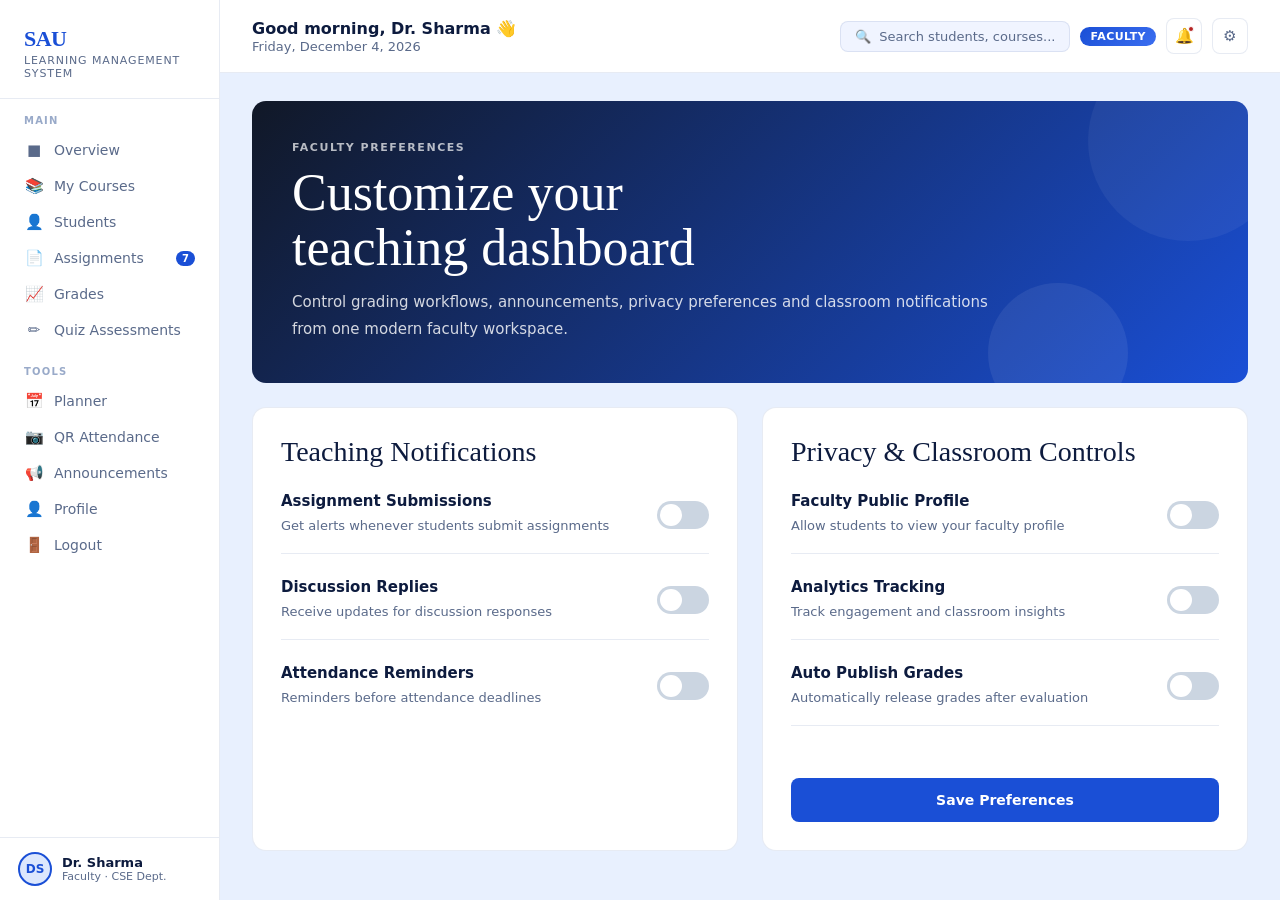
<file: teacher-settings.html>
<!DOCTYPE html>
<html lang="en">
<head>
<meta charset="UTF-8">
<meta name="viewport" content="width=device-width, initial-scale=1.0">
<title>Teacher Settings - SAU LMS</title>
<link rel="stylesheet" href="Stylesheets/teacher-dashboard.css">
<link rel="stylesheet" href="Stylesheets/teacher-settings.css">
</head>
<body>

<aside class="sidebar">
  <div class="sidebar-logo">
    <div class="logo-name">SAU</div>
    <div class="logo-sub">Learning Management System</div>
  </div>
  <nav class="sidebar-nav">
    <div class="nav-label">Main</div>
    <div class="nav-item" onclick="window.location.href='teacher-dashboard.html#overview'">
      <span class="nav-icon">&#9632;</span>Overview
    </div>
    <div class="nav-item" onclick="window.location.href='teacher-dashboard.html#courses'">
      <span class="nav-icon">&#128218;</span>My Courses
    </div>
    <div class="nav-item" onclick="window.location.href='teacher-dashboard.html#students'">
      <span class="nav-icon">&#128100;</span>Students
    </div>
    <div class="nav-item" onclick="window.location.href='teacher-dashboard.html#assignments'">
      <span class="nav-icon">&#128196;</span>Assignments
      <span class="nav-badge" id="assign-badge">7</span>
    </div>
    <div class="nav-item" onclick="window.location.href='teacher-dashboard.html#grades'">
      <span class="nav-icon">&#128200;</span>Grades
    </div>
    <div class="nav-item" onclick="window.location.href='teacher-dashboard.html#quizzes'">
      <span class="nav-icon">&#9999;&#65039;</span>Quiz Assessments
    </div>
    <div class="nav-label">Tools</div>
    <div class="nav-item" onclick="window.location.href='teacher-dashboard.html#planner'">
      <span class="nav-icon">&#128197;</span>Planner
    </div>
    <div class="nav-item" onclick="window.location.href='https://ca-qr.avinya.live/login.html'" style="cursor:pointer;">
      <span class="nav-icon">&#128247;</span>QR Attendance
    </div>
    <div class="nav-item" onclick="window.location.href='teacher-dashboard.html#announcements'">
      <span class="nav-icon">&#128226;</span>Announcements
    </div>
    <div class="nav-item" onclick="window.location.href='teacher-profile.html'" style="cursor:pointer;">
      <span class="nav-icon">&#128100;</span>Profile
    </div>
    <div class="nav-item" onclick="window.location.href='index.html'" style="cursor:pointer;">
       <span class="nav-icon">&#128682;</span>Logout 
    </div>
  </nav>
  <div class="sidebar-user">
    <div class="user-avatar">DS</div>
    <div>
      <div class="user-name">Dr. Sharma</div>
      <div class="user-role">Faculty &middot; CSE Dept.</div>
    </div>
  </div>
</aside>

<div class="sidebar-overlay" id="sidebar-overlay" onclick="closeSidebar()"></div>

<div class="main">
  <div class="topbar">
    <button class="mobile-menu-btn" onclick="toggleSidebar()">☰</button>
    <div>
      <div class="topbar-greeting">Good morning, Dr. Sharma &#128075;</div>
      <div class="topbar-date" id="topbar-date"></div>
    </div>
    <div class="topbar-right">
      <div class="search-box">&#128269;&nbsp; Search students, courses...</div>
      <div class="teacher-badge">FACULTY</div>
      <div class="icon-btn notif-dot" title="Notifications">&#128276;</div>
      <div class="icon-btn" title="Settings" onclick="window.location.href='teacher-settings.html'">&#9881;</div>
    </div>
  </div>

  <div class="content">
    <div class="settings-layout">
      <div class="settings-hero">
        <div class="settings-eyebrow">Faculty Preferences</div>
        <div class="settings-title">
          Customize your<br>
          teaching dashboard
        </div>
        <div class="settings-sub">
          Control grading workflows, announcements, privacy preferences and classroom notifications from one modern faculty workspace.
        </div>
      </div>

      <div class="settings-grid">
        <div class="settings-card">
          <div class="settings-card-title">Teaching Notifications</div>
          <div class="toggle-row">
            <div>
              <div class="setting-name">Assignment Submissions</div>
              <div class="setting-desc">Get alerts whenever students submit assignments</div>
            </div>
            <label class="switch">
              <input type="checkbox" id="submissionAlerts">
              <span class="slider"></span>
            </label>
          </div>
          <div class="toggle-row">
            <div>
              <div class="setting-name">Discussion Replies</div>
              <div class="setting-desc">Receive updates for discussion responses</div>
            </div>
            <label class="switch">
              <input type="checkbox" id="discussionReplies">
              <span class="slider"></span>
            </label>
          </div>
          <div class="toggle-row">
            <div>
              <div class="setting-name">Attendance Reminders</div>
              <div class="setting-desc">Reminders before attendance deadlines</div>
            </div>
            <label class="switch">
              <input type="checkbox" id="attendanceReminders">
              <span class="slider"></span>
            </label>
          </div>
        </div>

        <div class="settings-card">
          <div class="settings-card-title">Privacy & Classroom Controls</div>
          <div class="toggle-row">
            <div>
              <div class="setting-name">Faculty Public Profile</div>
              <div class="setting-desc">Allow students to view your faculty profile</div>
            </div>
            <label class="switch">
              <input type="checkbox" id="facultyProfile">
              <span class="slider"></span>
            </label>
          </div>
          <div class="toggle-row">
            <div>
              <div class="setting-name">Analytics Tracking</div>
              <div class="setting-desc">Track engagement and classroom insights</div>
            </div>
            <label class="switch">
              <input type="checkbox" id="analyticsTracking">
              <span class="slider"></span>
            </label>
          </div>
          <div class="toggle-row">
            <div>
              <div class="setting-name">Auto Publish Grades</div>
              <div class="setting-desc">Automatically release grades after evaluation</div>
            </div>
            <label class="switch">
              <input type="checkbox" id="autoGrades">
              <span class="slider"></span>
            </label>
          </div>
          <button class="save-btn" onclick="saveTeacherSettings()">Save Preferences</button>
          <div class="save-status" id="saveStatus">Faculty settings updated successfully.</div>
        </div>
      </div>
    </div>
  </div>
</div>

<script src="Scripts/teacher-settings.js"></script>
</body>
</html>
</file>
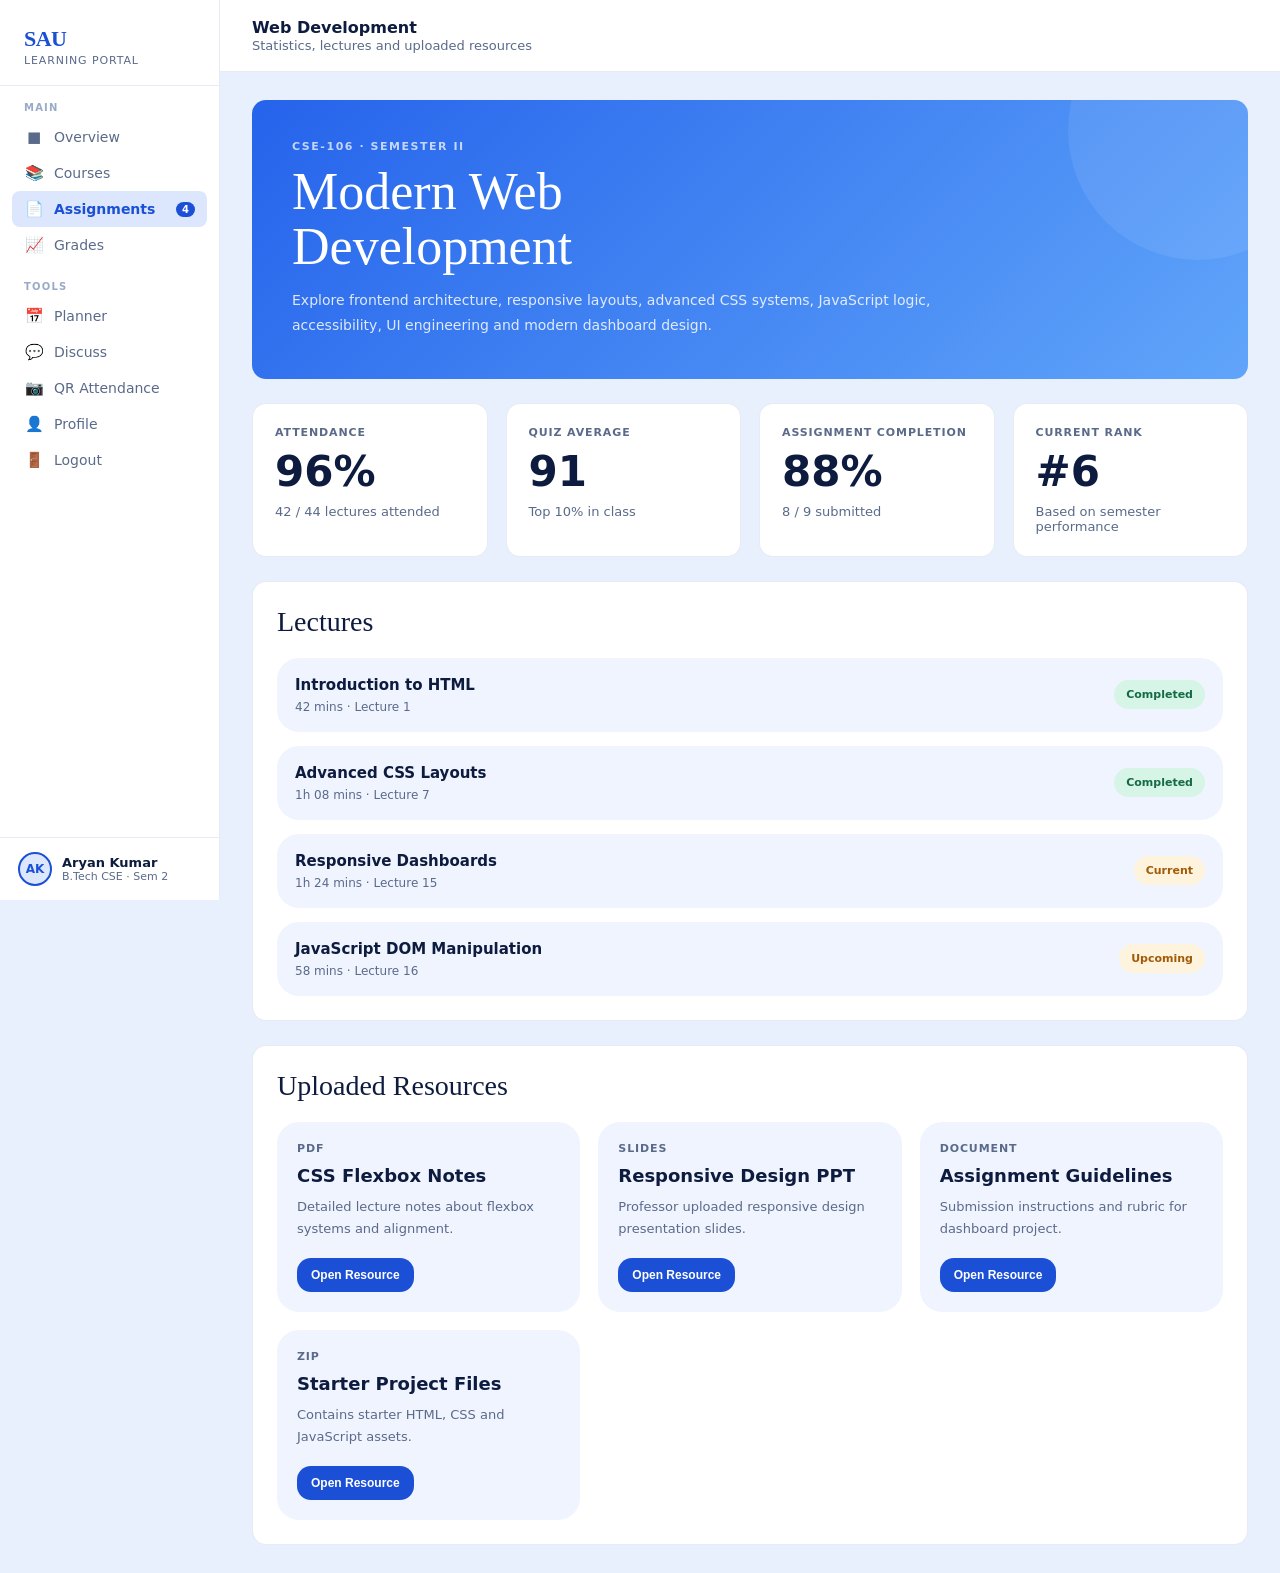
<file: webdevelopment-course.html>
<!DOCTYPE html>
<html lang="en">

<head>
  <meta charset="UTF-8">

  <meta name="viewport"
        content="width=device-width, initial-scale=1.0">

  <title>
    Web Development — SAU LMS
  </title>

  <link rel="stylesheet"
        href="Stylesheets/dashboard.css">

  <link rel="stylesheet"
        href="Stylesheets/course-view.css">
    <script src="Scripts/dashboard.js" defer></script>
    <script src="Scripts/course-view.js" defer></script>
</head>

<body>

  <!-- SIDEBAR -->

  <aside class="sidebar">

    <div class="sidebar-logo">

      <div class="logo-name">
        SAU
      </div>

      <div class="logo-sub">
        Learning Portal
      </div>

    </div>

    <nav class="sidebar-nav">
    <div class="nav-label">Main</div>

    <div class="nav-item" onclick="window.location.href='studentdashboard.html'" style="cursor:pointer;">
      <span class="nav-icon">&#9632;</span>
      Overview
    </div>
    <div class="nav-item" onclick="window.location.href='courses.html'" style="cursor:pointer;">
      <span class="nav-icon">&#128218;</span>
      Courses
    </div>
    <div class="nav-item active" onclick="window.location.href='assignments.html'" style="cursor:pointer;">
      <span class="nav-icon">&#128196;</span>
      Assignments
      <span class="nav-badge">4</span>
    </div>
    <div class="nav-item" onclick="window.location.href='grades.html'" style="cursor:pointer;">
      <span class="nav-icon">&#128200;</span>
      Grades
    </div>

    <div class="nav-label">Tools</div>

    <div class="nav-item" onclick="window.location.href='planner.html'" style="cursor:pointer;">
      <span class="nav-icon">&#128197;</span>
      Planner
    </div>
    <div class="nav-item" onclick="window.location.href='discuss.html'" style="cursor:pointer;">
      <span class="nav-icon">&#128172;</span>
      Discuss
    </div>
    <div class="nav-item" onclick="window.location.href='https://ca-qr.avinya.live/login.html'" style="cursor:pointer;">
      <span class="nav-icon">&#128247;</span>
      QR Attendance
    </div>
    <div class="nav-item" onclick="window.location.href='index1.html'" style="cursor:pointer;">
      <span class="nav-icon">&#128100;</span>
      Profile
    </div>
    <div class="nav-item" onclick="window.location.href='index.html'" style="cursor:pointer;">
       <span class="nav-icon">&#128682;</span>Logout 
    </div>
  </nav>

  <div class="sidebar-user">
    <div class="user-avatar">AK</div>
    <div>
      <div class="user-name">Aryan Kumar</div>
      <div class="user-role">B.Tech CSE &middot; Sem 2</div>
    </div>
  </div>

  </aside>

<div class="sidebar-overlay" id="sidebar-overlay" onclick="closeSidebar()"></div>

  <!-- MAIN -->

  <div class="main">

    <div class="topbar">
      <button class="mobile-menu-btn" onclick="toggleSidebar()">&#9776;</button>
      <div>
        <div class="topbar-greeting">Web Development</div>
        <div class="topbar-date">Statistics, lectures and uploaded resources</div>
      </div>
    </div>



    <!-- CONTENT -->

    <div class="content">

      <div class="course-view-layout">

        <!-- HERO -->

        <div class="subject-hero">

          <div class="subject-code">
            CSE-106 · Semester II
          </div>

          <div class="subject-title">
            Modern Web<br>
            Development
          </div>

          <div class="subject-sub">

            Explore frontend architecture,
            responsive layouts, advanced
            CSS systems, JavaScript logic,
            accessibility, UI engineering
            and modern dashboard design.

          </div>

        </div>



        <!-- ANALYTICS -->

        <div class="analytics-grid">

          <div class="analytics-card">

            <div class="analytics-label">
              Attendance
            </div>

            <div class="analytics-value">
              96%
            </div>

            <div class="analytics-sub">
              42 / 44 lectures attended
            </div>

          </div>

          <div class="analytics-card">

            <div class="analytics-label">
              Quiz Average
            </div>

            <div class="analytics-value">
              91
            </div>

            <div class="analytics-sub">
              Top 10% in class
            </div>

          </div>

          <div class="analytics-card">

            <div class="analytics-label">
              Assignment Completion
            </div>

            <div class="analytics-value">
              88%
            </div>

            <div class="analytics-sub">
              8 / 9 submitted
            </div>

          </div>

          <div class="analytics-card">

            <div class="analytics-label">
              Current Rank
            </div>

            <div class="analytics-value">
              #6
            </div>

            <div class="analytics-sub">
              Based on semester performance
            </div>

          </div>

        </div>



        <!-- LECTURES -->

        <div class="course-section">

          <div class="section-title">
            Lectures
          </div>

          <div class="lecture-list"
               id="lectureList">

          </div>

        </div>



        <!-- RESOURCES -->

        <div class="course-section">

          <div class="section-title">
            Uploaded Resources
          </div>

          <div class="resource-grid"
               id="resourceGrid">

          </div>

        </div>

      </div>

    </div>

  </div>

 

</body>
</html>
</file>
<file: Stylesheets/dashboard.css>
:root {
  --bg:            #e8f0fe;
  --surface:       #ffffff;
  --surface2:      #f0f4ff;
  --surface3:      #dce7fd;
  --text:          #0d1b3e;
  --muted:         #5a6a8a;
  --subtle:        #99aac9;
  --accent:        #1a4fd6;
  --accent-mid:    #3b6ef0;
  --accent-light:  #dce7fd;
  --accent-hover:  #1240b8;
  --green:         #146b45;
  --green-light:   #d6f5e7;
  --amber:         #a05a08;
  --amber-light:   #fef3dc;
  --red:           #b52424;
  --red-light:     #fde8e8;
  --border:        rgba(26, 60, 140, 0.10);
  --border-strong: rgba(26, 60, 140, 0.20);
  --radius:        14px;
  --radius-sm:     8px;
  --radius-xs:     6px;
  --shadow:        0 1px 4px rgba(26,60,140,0.08), 0 4px 16px rgba(26,60,140,0.06);
  --shadow-lg:     0 2px 10px rgba(26,60,140,0.10), 0 16px 40px rgba(26,60,140,0.08);
  --font:          -apple-system, BlinkMacSystemFont, "Segoe UI", system-ui, sans-serif;
  --font-serif:    "Georgia", "Times New Roman", serif;
}

*, *::before, *::after { margin: 0; padding: 0; box-sizing: border-box; }
html { font-size: 15px; }

body {
  font-family: var(--font);
  background: var(--bg);
  color: var(--text);
  min-height: 100vh;
  display: flex;
}

/* SIDEBAR*/
.sidebar {
  width: 220px;
  min-height: 100vh;
  background: var(--surface);
  border-right: 1px solid var(--border);
  display: flex;
  flex-direction: column;
  position: sticky;
  top: 0;
  height: 100vh;
  flex-shrink: 0;
}

.sidebar-logo {
  padding: 26px 24px 18px;
  border-bottom: 1px solid var(--border);
}
.logo-name {
  font-family: var(--font-serif);
  font-size: 22px;
  font-weight: bold;
  color: var(--accent);
  letter-spacing: -0.5px;
}
.logo-sub {
  font-size: 11px;
  color: var(--muted);
  letter-spacing: 0.08em;
  text-transform: uppercase;
  margin-top: 2px;
}

.sidebar-nav {
  padding: 16px 12px;
  flex: 1;
}
.nav-label {
  font-size: 10px;
  text-transform: uppercase;
  letter-spacing: 0.12em;
  color: var(--subtle);
  padding: 0 12px;
  margin: 18px 0 6px;
  font-weight: 600;
}
.nav-label:first-child { margin-top: 0; }

.nav-item {
  display: flex;
  align-items: center;
  gap: 10px;
  padding: 9px 12px;
  border-radius: var(--radius-sm);
  cursor: pointer;
  font-size: 14px;
  color: var(--muted);
  transition: background 0.15s, color 0.15s;
  user-select: none;
}
.nav-item:hover { background: var(--surface2); color: var(--text); }
.nav-item.active {
  background: var(--accent-light);
  color: var(--accent);
  font-weight: 600;
}

.nav-icon { font-size: 15px; width: 20px; text-align: center; flex-shrink: 0; }

.nav-badge {
  margin-left: auto;
  background: var(--accent);
  color: white;
  font-size: 10px;
  font-weight: 700;
  padding: 2px 6px;
  border-radius: 10px;
}

.sidebar-user {
  padding: 14px 18px;
  border-top: 1px solid var(--border);
  display: flex;
  align-items: center;
  gap: 10px;
  cursor: pointer;
}
.user-avatar {
  width: 34px;
  height: 34px;
  border-radius: 50%;
  background: var(--accent-light);
  color: var(--accent);
  display: flex;
  align-items: center;
  justify-content: center;
  font-size: 12px;
  font-weight: 700;
  flex-shrink: 0;
  border: 2px solid var(--accent);
}
.user-name  { font-size: 13px; font-weight: 600; }
.user-role  { font-size: 11px; color: var(--muted); }


.main {
  flex: 1;
  min-width: 0;
  display: flex;
  flex-direction: column;
}

.topbar {
  padding: 18px 32px;
  display: flex;
  align-items: center;
  justify-content: space-between;
  background: var(--surface);
  border-bottom: 1px solid var(--border);
  position: sticky;
  top: 0;
  z-index: 50;
  
}
@media (max-width: 1100px) {
  .grid-2-1 { 
    grid-template-columns: 1fr; 
  }

  .right-stack { 
    display: grid; 
    grid-template-columns: 1fr 1fr; 
  }
}

/* MOBILE SIDEBAR SUPPORT */
.mobile-menu-btn{
  display:none;
  width:40px;
  height:40px;
  border:none;
  border-radius:10px;
  background:var(--surface2);
  cursor:pointer;
  font-size:20px;
  color:var(--text);
}

@media (max-width: 540px) {
  .top-row { 
    grid-template-columns: 1fr; 
  }
}

.topbar-greeting { font-size: 16px; font-weight: 600; }
.topbar-date     { font-size: 13px; color: var(--muted); margin-top: 1px; }

.topbar-right { display: flex; align-items: center; gap: 10px; }

.icon-btn {
  width: 36px;
  height: 36px;
  border-radius: var(--radius-sm);
  border: 1px solid var(--border);
  background: var(--surface);
  display: flex;
  align-items: center;
  justify-content: center;
  cursor: pointer;
  color: var(--muted);
  font-size: 15px;
  transition: background 0.15s, color 0.15s;
  position: relative;
}
.icon-btn:hover { background: var(--surface2); color: var(--text); }

.notif-dot::after {
  content: '';
  position: absolute;
  top: 7px; right: 7px;
  width: 6px; height: 6px;
  background: var(--red);
  border-radius: 50%;
  border: 1.5px solid var(--surface);
}

.search-box {
  display: flex;
  align-items: center;
  gap: 8px;
  background: var(--surface2);
  border: 1px solid var(--border);
  border-radius: var(--radius-sm);
  padding: 7px 14px;
  min-width: 210px;
  font-size: 13px;
  color: var(--muted);
  cursor: text;
  font-family: var(--font);
  transition: border-color 0.15s;
}
.search-box:hover { border-color: var(--border-strong); }

.content {
  padding: 28px 32px;
  display: grid;
  gap: 20px;
}

.top-row {
  display: grid;
  grid-template-columns: 1fr auto auto auto;
  gap: 16px;
  align-items: stretch;
}

.grid-2-1 {
  display: grid;
  grid-template-columns: 1fr 330px;
  gap: 20px;
  align-items: start;
}
.card {
  background: var(--surface);
  border-radius: var(--radius);
  border: 1px solid var(--border);
  overflow: hidden;
}
.card-pad { padding: 20px 22px; }

.card-header {
  display: flex;
  align-items: center;
  justify-content: space-between;
  margin-bottom: 16px;
}
.card-title {
  font-size: 11px;
  font-weight: 700;
  text-transform: uppercase;
  letter-spacing: 0.10em;
  color: var(--muted);
}
.card-action {
  font-size: 12px;
  color: var(--accent);
  cursor: pointer;
  font-weight: 600;
}
.card-action:hover { text-decoration: underline; }

.stat-card {
  min-width: 110px;
  display: flex;
  flex-direction: column;
  justify-content: center;
  text-align: center;
}
.stat-val {
  font-family: var(--font-serif);
  font-size: 38px;
  font-weight: bold;
  line-height: 1;
  color: var(--text);
}
.stat-label {
  font-size: 12px;
  color: var(--muted);
  margin-top: 6px;
  font-weight: 500;
  text-transform: uppercase;
  letter-spacing: 0.06em;
}
.stat-trend {
  display: inline-flex;
  align-items: center;
  gap: 3px;
  font-size: 11px;
  font-weight: 600;
  margin-top: 8px;
  padding: 2px 7px;
  border-radius: var(--radius-xs);
}
.trend-up   { background: var(--green-light); color: var(--green); }
.trend-warn { background: var(--amber-light); color: var(--amber); }

.hero {
  background: linear-gradient(125deg, #0d2a80 0%, #1a4fd6 55%, #3b6ef0 100%);
  border-radius: var(--radius);
  padding: 28px 30px;
  display: flex;
  align-items: center;
  justify-content: space-between;
  border: none;
  position: relative;
  overflow: hidden;
}
.hero-orb1 {
  position: absolute;
  width: 200px; height: 200px;
  border-radius: 50%;
  background: rgba(255,255,255,0.05);
  top: -60px; right: -40px;
  pointer-events: none;
}
.hero-orb2 {
  position: absolute;
  width: 140px; height: 140px;
  border-radius: 50%;
  background: rgba(255,255,255,0.04);
  bottom: -50px; right: 100px;
  pointer-events: none;
}
.hero-text { position: relative; z-index: 1; }
.hero-eyebrow {
  font-size: 11px;
  text-transform: uppercase;
  letter-spacing: 0.14em;
  color: rgba(255,255,255,0.55);
  margin-bottom: 8px;
  font-weight: 600;
}
.hero-title {
  font-family: var(--font-serif);
  font-size: 26px;
  color: white;
  line-height: 1.2;
  margin-bottom: 6px;
}
.hero-sub { font-size: 13px; color: rgba(255,255,255,0.60); }

.hero-cta {
  background: white;
  color: var(--accent);
  border: none;
  padding: 11px 22px;
  border-radius: var(--radius-sm);
  font-size: 13px;
  font-weight: 700;
  font-family: var(--font);
  cursor: pointer;
  position: relative;
  z-index: 1;
  white-space: nowrap;
  transition: transform 0.15s, box-shadow 0.15s;
  box-shadow: 0 2px 10px rgba(0,0,0,0.25);
}
.hero-cta:hover { transform: translateY(-2px); box-shadow: 0 6px 18px rgba(0,0,0,0.28); }

.courses-scroll {
  display: flex;
  gap: 12px;
  overflow-x: auto;
  padding-bottom: 4px;
  scrollbar-width: thin;
  scrollbar-color: var(--border-strong) transparent;
}
.courses-scroll::-webkit-scrollbar { height: 4px; }
.courses-scroll::-webkit-scrollbar-thumb { background: var(--border-strong); border-radius: 4px; }

.course-card {
  min-width: 195px;
  background: var(--surface2);
  border: 1px solid var(--border);
  border-radius: var(--radius-sm);
  padding: 16px;
  cursor: pointer;
  transition: border-color 0.15s, background 0.15s, transform 0.15s;
  flex-shrink: 0;
}
.course-card:hover {
  border-color: var(--accent-mid);
  background: var(--surface);
  transform: translateY(-2px);
  box-shadow: var(--shadow);
}
.course-icon {
  width: 38px; height: 38px;
  border-radius: var(--radius-sm);
  display: flex; align-items: center; justify-content: center;
  font-size: 20px;
  margin-bottom: 12px;
}
.course-name { font-size: 13px; font-weight: 700; margin-bottom: 3px; }
.course-meta { font-size: 11px; color: var(--muted); margin-bottom: 12px; }

.progress-bar {
  height: 4px;
  background: var(--border);
  border-radius: 2px;
  overflow: hidden;
  margin-bottom: 4px;
}
.progress-fill {
  height: 100%;
  background: var(--accent);
  border-radius: 2px;
}
.progress-pct { font-size: 11px; color: var(--accent); font-weight: 600; }

.tabs {
  display: flex;
  gap: 3px;
  background: var(--surface2);
  border-radius: var(--radius-sm);
  padding: 3px;
}
.tab {
  padding: 5px 12px;
  border-radius: var(--radius-xs);
  font-size: 12px;
  font-weight: 500;
  cursor: pointer;
  color: var(--muted);
  transition: background 0.15s, color 0.15s;
}
.tab.active {
  background: var(--surface);
  color: var(--text);
  font-weight: 700;
  box-shadow: 0 1px 3px rgba(26,60,140,0.10);
}

.assign-row {
  display: flex;
  align-items: center;
  padding: 11px 0;
  border-bottom: 1px solid var(--border);
  gap: 12px;
}
.assign-row:last-child { border-bottom: none; padding-bottom: 0; }

.assign-dot {
  width: 8px; height: 8px;
  border-radius: 50%;
  flex-shrink: 0;
}
.assign-name   { font-size: 13px; font-weight: 600; }
.assign-course { font-size: 11px; color: var(--muted); }

.assign-due {
  font-size: 11px;
  font-weight: 700;
  padding: 3px 8px;
  border-radius: var(--radius-xs);
  white-space: nowrap;
  margin-left: auto;
}
.due-urgent { background: var(--red-light);   color: var(--red);   }
.due-soon   { background: var(--amber-light); color: var(--amber); }
.due-ok     { background: var(--green-light); color: var(--green); }


.grade-row {
  display: flex;
  align-items: center;
  padding: 9px 0;
  border-bottom: 1px solid var(--border);
  gap: 10px;
}
.grade-row:last-child { border-bottom: none; }
.grade-subject  { font-size: 13px; font-weight: 500; flex: 1; }
.grade-score    { font-size: 13px; font-weight: 700; min-width: 36px; text-align: right; }
.grade-bar-wrap { flex: 1; max-width: 80px; height: 4px; background: var(--border); border-radius: 2px; overflow: hidden; }
.grade-bar      { height: 100%; border-radius: 2px; }

.schedule-item {
  display: flex;
  gap: 12px;
  padding: 10px 0;
  border-bottom: 1px solid var(--border);
  align-items: center;
}
.schedule-item:last-child { border-bottom: none; padding-bottom: 0; }
.sched-time { font-size: 11px; color: var(--muted); font-weight: 700; min-width: 52px; }
.sched-bar  { width: 3px; align-self: stretch; border-radius: 2px; flex-shrink: 0; }
.sched-name { font-size: 13px; font-weight: 600; }
.sched-room { font-size: 11px; color: var(--muted); }


.feed-item {
  display: flex;
  gap: 12px;
  padding: 12px 0;
  border-bottom: 1px solid var(--border);
  cursor: pointer;
  transition: opacity 0.15s;
}
.feed-item:hover { opacity: 0.75; }
.feed-item:last-child { border-bottom: none; padding-bottom: 0; }

.feed-icon-wrap {
  width: 36px; height: 36px;
  border-radius: var(--radius-sm);
  display: flex; align-items: center; justify-content: center;
  font-size: 17px;
  flex-shrink: 0;
}
.feed-title { font-size: 13px; font-weight: 600; margin-bottom: 2px; }
.feed-meta  { font-size: 11px; color: var(--muted); }

.feed-badge {
  font-size: 10px;
  font-weight: 700;
  padding: 2px 7px;
  border-radius: var(--radius-xs);
  margin-left: auto;
  align-self: flex-start;
  flex-shrink: 0;
  white-space: nowrap;
}


.right-stack { display: flex; flex-direction: column; gap: 16px; }


.mini-cal-header {
  display: flex;
  align-items: center;
  justify-content: space-between;
  margin-bottom: 14px;
}
.cal-month { font-size: 14px; font-weight: 700; }
.cal-nav   { display: flex; gap: 4px; }
.cal-nav button {
  width: 26px; height: 26px;
  border: 1px solid var(--border);
  border-radius: var(--radius-xs);
  background: none;
  cursor: pointer;
  color: var(--muted);
  font-size: 14px;
  display: flex; align-items: center; justify-content: center;
  transition: background 0.12s;
}
.cal-nav button:hover { background: var(--surface2); }

.cal-grid {
  display: grid;
  grid-template-columns: repeat(7, 1fr);
  gap: 2px;
}
.cal-dow {
  text-align: center;
  font-size: 9px;
  font-weight: 700;
  text-transform: uppercase;
  color: var(--subtle);
  padding: 4px 0;
  letter-spacing: 0.06em;
}
.cal-day {
  text-align: center;
  font-size: 12px;
  padding: 5px 2px;
  border-radius: var(--radius-xs);
  cursor: pointer;
  color: var(--muted);
  transition: background 0.1s, color 0.1s;
}
.cal-day:hover        { background: var(--surface2); color: var(--text); }
.cal-day.today        { background: var(--accent); color: white; font-weight: 700; }
.cal-day.has-event    { color: var(--text); font-weight: 600; position: relative; }
.cal-day.has-event::after {
  content: '';
  position: absolute;
  bottom: 2px; left: 50%;
  transform: translateX(-50%);
  width: 4px; height: 4px;
  background: var(--accent-mid);
  border-radius: 50%;
}
.cal-day.today.has-event::after { background: rgba(255,255,255,0.7); }
.cal-day.other-month  { opacity: 0.3; }

.upcoming-events {
  margin-top: 14px;
  border-top: 1px solid var(--border);
  padding-top: 12px;
}
.event-row { display: flex; align-items: center; gap: 8px; padding: 5px 0; }
.event-dot  { width: 6px; height: 6px; border-radius: 50%; flex-shrink: 0; }
.event-name { font-size: 12px; font-weight: 600; flex: 1; }
.event-date { font-size: 11px; color: var(--muted); }


/* ── NOTES ───────────────────────────────────────── */
.notes-area {
  width: 100%;
  border: 1px solid var(--border);
  border-radius: var(--radius-sm);
  padding: 10px 12px;
  font-size: 13px;
  font-family: var(--font);
  color: var(--text);
  background: var(--surface2);
  resize: none;
  height: 88px;
  transition: border-color 0.15s, background 0.15s;
  margin-bottom: 10px;
}
.notes-area:focus {
  outline: none;
  border-color: var(--accent-mid);
  background: var(--surface);
}
.btn-row { display: flex; gap: 8px; align-items: center; }
.btn-primary {
  background: var(--accent);
  color: white;
  border: none;
  padding: 8px 16px;
  border-radius: var(--radius-sm);
  font-size: 12px;
  font-weight: 700;
  font-family: var(--font);
  cursor: pointer;
  transition: background 0.15s, transform 0.1s;
}
.btn-primary:hover  { background: var(--accent-hover); }
.btn-primary:active { transform: scale(0.97); }
.btn-ghost {
  background: none;
  color: var(--muted);
  border: 1px solid var(--border);
  padding: 8px 14px;
  border-radius: var(--radius-sm);
  font-size: 12px;
  font-weight: 500;
  font-family: var(--font);
  cursor: pointer;
  transition: background 0.15s, color 0.15s;
}
.btn-ghost:hover { background: var(--surface2); color: var(--text); }
.note-saved {
  font-size: 11px;
  color: var(--green);
  opacity: 0;
  transition: opacity 0.3s;
  font-weight: 600;
}


.cgpa-wrap { display: flex; align-items: center; gap: 22px; }

.ring-container {
  position: relative;
  width: 80px; height: 80px;
  flex-shrink: 0;
}
.ring-bg, .ring-fill {
  position: absolute;
  inset: 0;
  border-radius: 50%;
}
.ring-bg {
  border: 8px solid var(--surface3);
}
.ring-fill {
  border: 8px solid transparent;
  border-top-color: var(--accent);
  border-right-color: var(--accent);
  border-bottom-color: var(--accent);
  transform: rotate(-90deg);
  clip-path: inset(0 0 0 0);
}
.ring-label {
  position: absolute;
  inset: 0;
  display: flex;
  align-items: center;
  justify-content: center;
  font-family: var(--font-serif);
  font-size: 18px;
  font-weight: bold;
  color: var(--text);
}

.cgpa-num  { font-family: var(--font-serif); font-size: 40px; font-weight: bold; line-height: 1; color: var(--text); }
.cgpa-sub  { font-size: 13px; color: var(--muted); margin-top: 4px; }
.cgpa-legend { display: flex; flex-direction: column; gap: 6px; margin-top: 12px; }
.legend-item { display: flex; align-items: center; gap: 6px; font-size: 11px; color: var(--muted); }
.legend-dot  { width: 8px; height: 8px; border-radius: 50%; flex-shrink: 0; }

@media (max-width: 1100px) {
  .grid-2-1 { grid-template-columns: 1fr; }
  .right-stack { display: grid; grid-template-columns: 1fr 1fr; }
}
@media (max-width: 820px) {

  body{
    position: relative;
    overflow-x: hidden;
  }

  .sidebar{
    display:flex;
    position:fixed;
    top:0;
    left:-240px;
    width:220px;
    height:100vh;
    z-index:9999;
    background:var(--surface);
    transition:left 0.3s ease;
    box-shadow:var(--shadow-lg);
  }

  .sidebar.show{
    left:0;
  }

  /* OVERLAY */
  .sidebar-overlay{
    display:block;
    position:fixed;
    inset:0;
    background:rgba(0,0,0,0.35);
    opacity:0;
    visibility:hidden;
    transition:opacity 0.3s, visibility 0.3s;
    z-index:9998;
  }

  .sidebar-overlay.show{
    opacity:1;
    visibility:visible;
  }

  /* HAMBURGER */
  .mobile-menu-btn{
    display:flex;
    align-items:center;
    justify-content:center;
    width:40px;
    height:40px;
    border:1px solid var(--border);
    border-radius:var(--radius-sm);
    background:var(--surface);
    cursor:pointer;
    font-size:18px;
    color:var(--text);
    flex-shrink:0;
  }

  .content{
    padding:18px;
  }

  .topbar{
    padding:14px 18px;
  }

  .top-row{
    grid-template-columns:1fr 1fr;
  }

  .right-stack{
    grid-template-columns:1fr;
  }

  .search-box{
    min-width:140px;
  }
}
@media (max-width: 540px) {
  .top-row { grid-template-columns: 1fr; }
}
</file>
<file: Stylesheets/assignments.css>
.assignments-layout{

  display:flex;
  flex-direction:column;
  gap:24px;
}

.assignment-hero{

  background:
    linear-gradient(
      135deg,
      #7c3aed,
      #a78bfa
    );

  border-radius:var(--radius);

  padding:40px;

  position:relative;

  overflow:hidden;

  color:white;
}

.assignment-hero::after{

  content:'';

  position:absolute;

  width:260px;
  height:260px;

  border-radius:50%;

  background:
    rgba(255,255,255,.08);

  top:-100px;
  right:-80px;
}

.hero-eyebrow{

  font-size:11px;

  text-transform:uppercase;

  letter-spacing:.14em;

  margin-bottom:12px;

  color:
    rgba(255,255,255,.72);

  font-weight:700;
}

.hero-title{

  font-size:52px;

  line-height:1.05;

  margin-bottom:14px;

  font-family:var(--font-serif);
}

.hero-sub{

  max-width:700px;

  line-height:1.8;

  font-size:14px;

  color:
    rgba(255,255,255,.84);
}

.assignment-stats-grid{

  display:grid;

  grid-template-columns:
    repeat(auto-fit,minmax(220px,1fr));

  gap:18px;
}

.assignment-stat-card{

  background:var(--surface);

  border:1px solid var(--border);

  border-radius:var(--radius);

  padding:22px;
}

.assignment-stat-label{

  font-size:11px;

  text-transform:uppercase;

  letter-spacing:.08em;

  color:var(--muted);

  margin-bottom:8px;

  font-weight:700;
}

.assignment-stat-value{

  font-size:42px;

  font-weight:800;
}

.assignment-grid{

  display:grid;

  grid-template-columns:
    repeat(auto-fill,minmax(420px,1fr));

  gap:22px;
}

.assignment-card{

  background:var(--surface);

  border:1px solid var(--border);

  border-radius:var(--radius);

  overflow:hidden;
}

.assignment-banner{

  padding:24px;

  background:
    linear-gradient(
      135deg,
      #2563eb,
      #60a5fa
    );

  color:white;
}

.assignment-subject{

  font-size:11px;

  text-transform:uppercase;

  letter-spacing:.1em;

  margin-bottom:10px;

  color:
    rgba(255,255,255,.72);

  font-weight:700;
}

.assignment-title{

  font-size:30px;

  margin-bottom:8px;

  font-family:var(--font-serif);
}

.assignment-deadline{

  font-size:13px;

  color:
    rgba(255,255,255,.84);
}

.assignment-body{

  padding:24px;
}

.assignment-desc{

  line-height:1.8;

  font-size:14px;

  color:var(--muted);

  margin-bottom:22px;
}

.question-block{

  display:flex;
  flex-direction:column;

  gap:10px;

  margin-bottom:20px;
}

.question-label{

  font-size:13px;

  font-weight:700;
}

.answer-input{

  border:none;

  outline:none;

  background:var(--surface2);

  border-radius:18px;

  padding:16px;

  resize:none;

  min-height:120px;

  font-family:inherit;
}

.upload-area{

  background:var(--surface2);

  border-radius:18px;

  padding:20px;

  margin-bottom:20px;
}

.upload-label{

  font-size:13px;

  font-weight:700;

  margin-bottom:12px;
}

.file-input{

  width:100%;
}

/*buttons*/
.assignment-actions{

  display:flex;
  gap:14px;
}

.assignment-btn{

  border:none;

  background:var(--accent);

  color:white;

  padding:12px 18px;

  border-radius:16px;

  font-size:13px;

  font-weight:700;

  cursor:pointer;

  transition:
    transform .15s,
    background .15s;
}

.assignment-btn:hover{

  transform:translateY(-2px);

  background:var(--accent-hover);
}

.secondary-btn{

  background:#0f172a;
}

.submission-status{

  margin-top:18px;

  padding:14px;

  border-radius:16px;

  background:
    rgba(5,150,105,.1);

  color:#059669;

  font-size:13px;

  font-weight:700;

  display:none;
}

.upload-area{
background:linear-gradient(
145deg,
#f8fbff,
#eef4ff
);
border:2px dashed #bfdbfe;
border-radius:24px;
padding:24px;
margin-bottom:22px;
transition:
transform .2s,
border-color .2s,
box-shadow .2s;
position:relative;
overflow:hidden;
}

.upload-area:hover{
transform:translateY(-3px);
border-color:#2563eb;
box-shadow:0 12px 28px rgba(37,99,235,.08);
}

.upload-area::before{
content:'';
position:absolute;
top:-80px;
right:-80px;
width:180px;
height:180px;
border-radius:50%;
background:rgba(37,99,235,.05);
}

.upload-label{
font-size:13px;
font-weight:800;
margin-bottom:16px;
display:flex;
align-items:center;
gap:8px;
position:relative;
z-index:2;
}

.file-input{
display:none;
}

.custom-file-upload{
display:flex;
justify-content:space-between;
align-items:center;
gap:16px;
background:white;
border:1px solid #dbeafe;
border-radius:22px;
padding:18px;
cursor:pointer;
transition:
transform .18s,
border-color .18s,
background .18s;
position:relative;
z-index:2;
}

.custom-file-upload:hover{
border-color:#2563eb;
background:#f8fbff;
transform:scale(1.01);
}

.upload-left{
display:flex;
align-items:center;
gap:16px;
}

.upload-icon{
width:52px;
height:52px;
border-radius:18px;
background:linear-gradient(
135deg,
#2563eb,
#60a5fa
);
display:flex;
align-items:center;
justify-content:center;
font-size:22px;
font-weight:800;
color:white;
box-shadow:0 8px 20px rgba(37,99,235,.25);
}

.upload-text{
display:flex;
flex-direction:column;
gap:5px;
}

.upload-main{
font-size:15px;
font-weight:800;
color:#0f172a;
}

.upload-sub{
font-size:12px;
color:#64748b;
line-height:1.5;
}

.upload-btn{
background:linear-gradient(
135deg,
#2563eb,
#3b82f6
);
color:white;
padding:12px 18px;
border-radius:16px;
font-size:12px;
font-weight:800;
letter-spacing:.02em;
box-shadow:0 6px 18px rgba(37,99,235,.2);
transition:
transform .15s,
box-shadow .15s;
}

.custom-file-upload:hover .upload-btn{
transform:translateY(-2px);
box-shadow:0 10px 22px rgba(37,99,235,.25);
}

.file-name{
margin-top:16px;
background:white;
border:1px solid #dbeafe;
padding:14px 16px;
border-radius:16px;
font-size:13px;
font-weight:700;
color:#2563eb;
display:flex;
align-items:center;
gap:10px;
position:relative;
z-index:2;
word-break:break-word;
}

.file-name::before{
content:'📄';
font-size:16px;
}

.file-selected{
border-color:#86efac;
background:#f0fdf4;
color:#166534;
}

.file-selected::before{
content:'✅';
}

/*mobile compatibility*/
@media (max-width: 768px) {

  /* Hero */
  .assignment-hero {
    padding: 24px 20px;
  }

  .hero-title {
    font-size: 32px;
  }

  .hero-sub {
    font-size: 13px;
  }

  /* Stats: 2 columns on mobile */
  .assignment-stats-grid {
    grid-template-columns: repeat(2, 1fr);
    gap: 12px;
  }

  .assignment-stat-value {
    font-size: 30px;
  }

  /* Cards: single column, no overflow */
  .assignment-grid {
    grid-template-columns: 1fr;
    gap: 16px;
  }

  /* Assignment title in banner */
  .assignment-title {
    font-size: 22px;
  }

  .assignment-body {
    padding: 18px 16px;
  }

  /* File upload row: stack vertically */
  .custom-file-upload {
    flex-direction: column;
    align-items: flex-start;
    gap: 14px;
    padding: 16px;
  }

  .upload-left {
    width: 100%;
  }

  .upload-btn {
    width: 100%;
    text-align: center;
  }

/* phone upload icon area*/
  .upload-icon {
    width: 42px;
    height: 42px;
    font-size: 18px;
    border-radius: 14px;
  }

  .assignment-actions {
    flex-direction: column;
    gap: 10px;
  }

  .assignment-btn {
    width: 100%;
    text-align: center;
    padding: 14px;
  }

  .answer-input {
    min-height: 100px;
    font-size: 14px;
  }
}

@media (max-width: 400px) {
  .assignment-stats-grid {
    grid-template-columns: 1fr 1fr;
  }

  .hero-title {
    font-size: 26px;
  }

  .assignment-stat-value {
    font-size: 26px;
  }
}
</file>
<file: Stylesheets/courses.css>
/* courses.css */

a {
  text-decoration: none;
  color: inherit;
}

.courses-layout {
  display: flex;
  flex-direction: column;
  gap: 22px;
}

.courses-hero {
  background:
    linear-gradient(
      135deg,
      #0d2a80 0%,
      #1a4fd6 55%,
      #4d7dff 100%
    );

  border-radius: var(--radius);
  padding: 36px;
  overflow: hidden;
  position: relative;
  color: white;
}

.courses-hero::before {
  content: '';
  position: absolute;
  width: 280px;
  height: 280px;
  border-radius: 50%;
  background: rgba(255,255,255,0.05);
  top: -120px;
  right: -60px;
}

.courses-eyebrow {
  font-size: 11px;
  text-transform: uppercase;
  letter-spacing: 0.14em;
  color: rgba(255,255,255,0.7);
  margin-bottom: 10px;
  font-weight: 700;
}

.courses-title {
  font-size: 42px;
  line-height: 1.1;
  margin-bottom: 14px;
  font-family: var(--font-serif);
}

.courses-sub {
  font-size: 14px;
  line-height: 1.7;
  max-width: 650px;
  color: rgba(255,255,255,0.82);
}

.course-grid {
  display: grid;
  grid-template-columns:
    repeat(auto-fill, minmax(320px, 1fr));

  gap: 20px;
}

.course-page-card {
  background: var(--surface);
  border: 1px solid var(--border);
  border-radius: var(--radius);
  overflow: hidden;
  transition:
    transform 0.2s,
    box-shadow 0.2s,
    border-color 0.2s;
}

.course-page-card:hover {
  transform: translateY(-4px);
  border-color: var(--accent-mid);
  box-shadow: var(--shadow-lg);
}

.course-banner {
  height: 150px;
  padding: 20px;
  display: flex;
  flex-direction: column;
  justify-content: space-between;
  position: relative;
  overflow: hidden;
}

.course-banner::after {
  content: '';
  position: absolute;
  width: 160px;
  height: 160px;
  border-radius: 50%;
  background: rgba(255,255,255,0.1);
  top: -70px;
  right: -60px;
}

.web {
  background:
    linear-gradient(
      135deg,
      #2563eb,
      #60a5fa
    );
}

.python {
  background:
    linear-gradient(
      135deg,
      #f59e0b,
      #fbbf24
    );
}

.math {
  background:
    linear-gradient(
      135deg,
      #059669,
      #34d399
    );
}

.ds {
  background:
    linear-gradient(
      135deg,
      #7c3aed,
      #a78bfa
    );
}

.english {
  background:
    linear-gradient(
      135deg,
      #dc2626,
      #fb7185
    );
}

.logic {
  background:
    linear-gradient(
      135deg,
      #0f172a,
      #475569
    );
}

.physics {
  background:
    linear-gradient(
      135deg,
      #0891b2,
      #22d3ee
    );
}

.course-banner-top,
.course-banner-bottom {
  position: relative;
  z-index: 2;
}

.course-tag {
  display: inline-flex;
  padding: 6px 10px;
  border-radius: 999px;
  background: rgba(255,255,255,0.16);
  color: white;
  font-size: 11px;
  font-weight: 700;
}

.course-lessons {
  color: rgba(255,255,255,0.88);
  font-size: 12px;
  margin-top: 10px;
  font-weight: 600;
}

.course-banner-title {
  font-size: 28px;
  color: white;
  font-family: var(--font-serif);
  margin-bottom: 4px;
}

.course-banner-prof {
  font-size: 13px;
  color: rgba(255,255,255,0.82);
}

.course-body {
  padding: 20px;
  border-top: 1px solid var(--border);
}

.course-progress-row {
  display: flex;
  justify-content: space-between;
  margin-bottom: 10px;
  font-size: 13px;
  font-weight: 700;
}

.course-progress-large {
  height: 8px;
  background: var(--surface3);
  border-radius: 999px;
  overflow: hidden;
  margin-bottom: 18px;
}

.course-progress-fill {
  height: 100%;
  background: var(--accent);
}

.course-stats-grid {
  display: grid;
  grid-template-columns: repeat(3,1fr);
  gap: 12px;
  margin-bottom: 18px;
}

.course-stat {
  background: var(--surface2);
  padding: 12px;
  border-radius: var(--radius-sm);
}

.course-stat-label {
  font-size: 10px;
  text-transform: uppercase;
  letter-spacing: 0.08em;
  color: var(--muted);
  margin-bottom: 4px;
  font-weight: 700;
}

.course-stat-value {
  font-size: 22px;
  font-weight: 700;
}

.lecture-preview {
  display: flex;
  flex-direction: column;
  gap: 10px;
}

.lecture-item {
  background: var(--surface2);
  border-radius: var(--radius-sm);
  padding: 12px;
  display: flex;
  justify-content: space-between;
  align-items: center;
}

.lecture-title {
  font-size: 13px;
  font-weight: 700;
}

.lecture-meta {
  font-size: 11px;
  color: var(--muted);
}

.lecture-status {
  font-size: 11px;
  font-weight: 700;
  padding: 4px 8px;
  border-radius: 999px;
}

.lecture-complete {
  background: var(--green-light);
  color: var(--green);
}

.lecture-progress {
  background: var(--amber-light);
  color: var(--amber);
}

.course-footer {
  padding: 18px 20px;
  border-top: 1px solid var(--border);
  display: flex;
  justify-content: space-between;
  align-items: center;
}

.course-streak {
  font-size: 12px;
  color: var(--muted);
  font-weight: 600;
}

.course-open-btn {
  border: none;
  background: var(--accent);
  color: white;
  padding: 10px 18px;
  border-radius: var(--radius-sm);
  font-size: 12px;
  font-weight: 700;
  cursor: pointer;
  transition:
    transform 0.15s,
    background 0.15s;
}

.course-open-btn:hover {
  transform: translateY(-2px);
  background: var(--accent-hover);
}
</file>
<file: Stylesheets/discuss.css>
.discuss-layout{
display:grid;
grid-template-columns:280px 1fr;
gap:24px;
height:calc(100vh - 160px);
}

.channels-panel{
background:var(--surface);
border:1px solid var(--border);
border-radius:var(--radius);
padding:20px;
}

.channel-title{
font-size:28px;
margin-bottom:24px;
font-family:var(--font-serif);
}

.channel-group{
display:flex;
flex-direction:column;
gap:10px;
}

.channel-label{
font-size:11px;
letter-spacing:.08em;
text-transform:uppercase;
color:var(--muted);
font-weight:700;
margin-bottom:4px;
}

.channel{
padding:14px 16px;
border-radius:16px;
cursor:pointer;
transition:background .15s,transform .15s;
font-weight:600;
}

.channel:hover{
background:var(--surface2);
transform:translateX(4px);
}

.active-channel{
background:#2563eb;
color:white;
}

.chat-panel{
background:var(--surface);
border:1px solid var(--border);
border-radius:var(--radius);
overflow:hidden;
display:flex;
flex-direction:column;
}

.chat-header{
padding:22px 26px;
border-bottom:1px solid var(--border);
display:flex;
justify-content:space-between;
align-items:center;
}

.chat-title{
font-size:24px;
font-weight:800;
}

.chat-sub{
font-size:13px;
color:var(--muted);
margin-top:6px;
}

.chat-members{
background:var(--surface2);
padding:10px 14px;
border-radius:999px;
font-size:12px;
font-weight:700;
}

.thread-container{
flex:1;
overflow:auto;
padding:24px;
display:flex;
flex-direction:column;
gap:22px;
background:linear-gradient(to bottom,#f8fafc,#ffffff);
}

.thread-card{
background:white;
border:1px solid var(--border);
border-radius:28px;
padding:24px;
box-shadow:0 10px 30px rgba(15,23,42,.04);
}

.thread-top{
display:flex;
justify-content:space-between;
align-items:center;
margin-bottom:18px;
}

.thread-user{
display:flex;
align-items:center;
gap:12px;
}

.thread-avatar{
width:48px;
height:48px;
border-radius:50%;
background:#2563eb;
color:white;
display:flex;
align-items:center;
justify-content:center;
font-weight:800;
}

.thread-name{
font-weight:800;
font-size:15px;
}

.thread-time{
font-size:12px;
color:var(--muted);
margin-top:4px;
}

.thread-message{
font-size:15px;
line-height:1.9;
color:#334155;
margin-bottom:22px;
}

.reply-section{
display:flex;
flex-direction:column;
gap:12px;
}

.reply{
background:var(--surface2);
border-radius:18px;
padding:14px 16px;
}

.reply-user{
font-size:13px;
font-weight:800;
margin-bottom:6px;
}

.reply-text{
font-size:14px;
line-height:1.7;
color:#475569;
}

.thread-input-area{
padding:20px;
border-top:1px solid var(--border);
background:white;
display:flex;
gap:14px;
}

.thread-input{
flex:1;
border:none;
outline:none;
background:var(--surface2);
border-radius:18px;
padding:16px 18px;
font-family:inherit;
font-size:14px;
}

.send-btn{
border:none;
background:#2563eb;
color:white;
padding:16px 22px;
border-radius:18px;
cursor:pointer;
font-weight:700;
transition:transform .15s,background .15s;
}

.send-btn:hover{
transform:translateY(-2px);
background:#1d4ed8;
}

.thread-container::-webkit-scrollbar{
width:10px;
}

.thread-container::-webkit-scrollbar-thumb{
background:#dbeafe;
border-radius:999px;
}
.closed-badge{
background:#e2e8f0;
color:#475569;
padding:8px 14px;
border-radius:999px;
font-size:12px;
font-weight:700;
}

.open-badge{
background:#dcfce7;
color:#166534;
padding:8px 14px;
border-radius:999px;
font-size:12px;
font-weight:700;
}

.thread-closed-note{
margin-top:18px;
padding:14px 16px;
background:#f8fafc;
border-radius:16px;
font-size:13px;
color:#64748b;
font-weight:600;
}
@media(max-width:820px){

.discuss-layout{
grid-template-columns:1fr;
}

.channels-panel{
display:none;
}

}
</file>
<file: Stylesheets/grades.css>
*{
  box-sizing:border-box;
}
body{
  overflow-x:hidden;
}
.grades-layout{

  display:flex;
  flex-direction:column;
  gap:24px;
}
.grades-hero{

  background:
    linear-gradient(
      135deg,
      #0f172a,
      #334155
    );

  border-radius:var(--radius);

  padding:40px;

  position:relative;

  overflow:hidden;

  color:white;
}

.grades-hero::after{

  content:'';

  position:absolute;

  width:260px;
  height:260px;

  border-radius:50%;

  background:
    rgba(255,255,255,.06);

  top:-100px;
  right:-80px;
}

.hero-eyebrow{

  font-size:11px;

  text-transform:uppercase;

  letter-spacing:.14em;

  margin-bottom:12px;

  color:
    rgba(255,255,255,.72);

  font-weight:700;
}

.hero-title{

  font-size:52px;

  line-height:1.05;

  margin-bottom:14px;

  font-family:var(--font-serif);
}

.hero-sub{

  max-width:700px;

  line-height:1.8;

  font-size:14px;

  color:
    rgba(255,255,255,.84);
}

.analytics-grid{

  display:grid;

  grid-template-columns:
    repeat(auto-fit,minmax(220px,1fr));

  gap:18px;
}

.analytics-card{

  background:var(--surface);

  border:1px solid var(--border);

  border-radius:var(--radius);

  padding:22px;
}

.analytics-label{

  font-size:11px;

  text-transform:uppercase;

  letter-spacing:.08em;

  color:var(--muted);

  margin-bottom:8px;

  font-weight:700;
}

.analytics-value{

  font-size:42px;

  font-weight:800;
}

.analytics-sub{

  margin-top:8px;

  font-size:13px;

  color:var(--muted);
}

.grades-section,
.feedback-section{

  background:var(--surface);

  border:1px solid var(--border);

  border-radius:var(--radius);

  padding:24px;
}

.section-title{

  font-size:30px;

  margin-bottom:20px;

  font-family:var(--font-serif);
}
.grades-table{

  width:100%;

  border-collapse:collapse;
}

.grades-table th{

  background:var(--surface2);

  padding:16px;

  text-align:left;

  font-size:12px;

  text-transform:uppercase;

  letter-spacing:.08em;

  color:var(--muted);
}

.grades-table td{

  padding:18px 16px;

  border-top:1px solid var(--border);

  font-size:14px;

  font-weight:600;
}

.grade-pill{

  display:inline-flex;

  align-items:center;
  justify-content:center;

  min-width:58px;

  padding:8px 12px;

  border-radius:999px;

  background:
    rgba(37,99,235,.1);

  color:var(--accent);

  font-size:12px;

  font-weight:700;
}

.feedback-sub{

  font-size:14px;

  color:var(--muted);

  margin-bottom:20px;

  line-height:1.8;
}

.feedback-card{

  background:var(--surface2);

  border-radius:24px;

  padding:24px;
}

.feedback-title{

  font-size:22px;

  font-weight:800;

  margin-bottom:12px;
}

.feedback-desc{

  font-size:14px;

  line-height:1.8;

  color:var(--muted);

  margin-bottom:22px;
}

.feedback-btn{

  border:none;

  background:var(--accent);

  color:white;

  padding:14px 18px;

  border-radius:16px;

  font-size:13px;

  font-weight:700;

  cursor:pointer;

  transition:
    transform .15s,
    background .15s;
}

.feedback-btn:hover{

  transform:translateY(-2px);

  background:var(--accent-hover);
}

/* ── MOBILE FIXES ── */
@media (max-width: 768px) {

  /* Hero */
  .grades-hero {
    padding: 24px 20px;
  }

  .hero-title {
    font-size: 32px;
  }

  .hero-sub {
    font-size: 13px;
  }
    .analytics-grid {
    grid-template-columns: repeat(2, 1fr);
    gap: 12px;
  }

  .analytics-value {
    font-size: 30px;
  }

  .analytics-sub {
    font-size: 12px;
  }
  .grades-section,
  .feedback-section {
    padding: 18px 16px;
  }

  .section-title {
    font-size: 22px;
    margin-bottom: 14px;
  }

  /* Table: horizontally scrollable */
  .table-scroll-wrapper {
    width: 100%;
    overflow-x: auto;
    -webkit-overflow-scrolling: touch;
    border-radius: 12px;
  }

  .grades-table {
    min-width: 520px;
  }

  .grades-table th,
  .grades-table td {
    padding: 12px 10px;
    font-size: 13px;
    white-space: nowrap;
  }

  /* Feedback */
  .feedback-card {
    padding: 18px 16px;
    border-radius: 16px;
  }

  .feedback-title {
    font-size: 18px;
  }

  .feedback-btn {
    width: 100%;
    text-align: center;
    padding: 14px;
  }
}

@media (max-width: 400px) {
  .analytics-grid {
    grid-template-columns: 1fr 1fr;
  }

  .hero-title {
    font-size: 26px;
  }

  .analytics-value {
    font-size: 24px;
  }
}

@media (max-width: 820px) {

  .content{
    overflow-x:hidden;
  }

  .grades-layout{
    width:100%;
    overflow:hidden;
  }

  /* HERO */
  .grades-hero{
    padding:28px 22px;
  }

  .hero-title{
    font-size:40px;
    line-height:1.1;
    word-break:break-word;
  }

  .hero-sub{
    max-width:100%;
    font-size:13px;
  }

  /* ANALYTICS */
  .analytics-grid{
    grid-template-columns:
      repeat(2,minmax(0,1fr));
  }

  .analytics-card{
    min-width:0;
  }

  .analytics-value{
    font-size:32px;
  }

  /* TABLE */
  .table-scroll-wrapper{
    width:100%;
    overflow-x:auto;
  }

  .grades-table{
    min-width:650px;
  }

  /* Prevent layout push */
  .grades-section,
  .feedback-section{
    width:100%;
    overflow:hidden;
  }

  /* Feedback card */
  .feedback-card{
    border-radius:18px;
  }
}
</file>
<file: Stylesheets/homepage.css>
:root {
    --navy:      #1a3a6b;
    --navy-mid:  #2a4f8f;
    --gold:      #b8860b;
    --gold-light:#d4a017;
    --white:     #ffffff;
    --off-white: #f0f4fb;
    --text:      #1a2540;
    --muted:     #5a6a85;
    --radius:    12px;
}

    *, *::before, *::after { box-sizing: border-box; margin: 0; padding: 0; }
    html { scroll-behavior: smooth; }
    body { font-family: 'DM Sans', sans-serif; color: var(--text); background: var(--white); }
    img  { max-width: 100%; display: block; }
    a    { text-decoration: none; }

    .container { max-width: 1140px; margin: 0 auto; padding: 0 24px; }

    .fade-up {
      opacity: 0;
      transform: translateY(40px);
      transition: opacity .7s ease, transform .7s ease;
    }
    .fade-up.visible { opacity: 1; transform: translateY(0); }

    .header {
      position: fixed; top: 0; left: 0; right: 0; z-index: 100;
      background: var(--white);
      border-bottom: 1px solid #dce6f5;
      box-shadow: 0 2px 16px rgba(26,58,107,.08);
    }
    
    /* navy accent bar across the very top */
    .header::before {
      content: '';
      display: block;
      height: 3px;
      background: linear-gradient(90deg, var(--navy) 0%, var(--navy-mid) 60%, #a8c4e8 100%);
    }
    .nav-container {
      display: flex; align-items: center; justify-content: space-between;
      height: 65px;
    }
    .logo { display: flex; align-items: center; gap: 12px; }
    .logo-img {
      height: 48px;
      width: auto;
      object-fit: contain;
    }
    .logo span {
      font-family: 'Playfair Display', serif;
      font-size: 15px; font-weight: 700;
      color: var(--navy);
      line-height: 1.25;
    }
    .logo span em {
      font-style: normal;
      display: block;
      font-family: 'DM Sans', sans-serif;
      font-size: 11px; font-weight: 500;
      color: var(--muted);
      letter-spacing: .4px;
    }
    nav ul { list-style: none; display: flex; gap: 4px; }
    nav ul li a {
      color: var(--muted);
      font-size: 14px; font-weight: 500;
      padding: 8px 16px; border-radius: 6px;
      transition: background .2s, color .2s;
    }
    nav ul li a:hover,
    nav ul li a.active {
      background: var(--off-white);
      color: var(--navy);
    }

    .hero {
      min-height: 100vh;
      background: linear-gradient(160deg, #e8f0fb 0%, #dce9f8 50%, #eef4ff 100%);
      display: flex; align-items: center;
      padding-top: 68px;
    }
    .hero-content {
      text-align: center;
      padding: 80px 24px;
      width: 100%;
    }
    .tagline {
      display: inline-block;
      font-size: 13px; font-weight: 600; letter-spacing: 2.5px;
      text-transform: uppercase;
      color: var(--navy);
      background: rgba(26,58,107,.08);
      border: 1px solid rgba(26,58,107,.2);
      border-left: 3px solid var(--navy);
      padding: 6px 18px; border-radius: 4px;
      margin-bottom: 28px;
    }
    .hero h1 {
      font-family: 'Playfair Display', serif;
      font-size: clamp(40px, 7vw, 80px);
      font-weight: 900; line-height: 1.1;
      color: var(--navy);
      margin-bottom: 24px;
    }
    .hero h1 em {
      font-style: normal;
      color: var(--gold);
    }
    .hero p {
      max-width: 540px; margin: 0 auto 40px;
      font-size: 17px; line-height: 1.7;
      color: var(--muted);
    }
    .hero-btns { display: flex; gap: 14px; justify-content: center; flex-wrap: wrap; }

    .btn {
      display: inline-block;
      font-family: 'DM Sans', sans-serif;
      font-size: 14px; font-weight: 600;
      padding: 13px 30px; border-radius: 8px;
      cursor: pointer; transition: all .22s;
    }
    .btn.primary { background: var(--navy); color: var(--white); }
    .btn.primary:hover { background: var(--navy-mid); transform: translateY(-2px); }
    .btn.outline { border: 1.5px solid var(--navy); color: var(--navy); }
    .btn.outline:hover { background: var(--navy); color: var(--white); }

    .feature-section { padding: 96px 0; background: var(--white); }
    .feature-section.alt { background: var(--off-white); }

    .flex { display: flex; align-items: center; gap: 64px; }
    .flex.reverse { flex-direction: row-reverse; }
    .flex .text { flex: 1; }
    .flex .image { flex: 1; display: flex; justify-content: center; }

    .feature-label {
      font-size: 11px; font-weight: 700; letter-spacing: 2.5px;
      text-transform: uppercase; color: var(--gold);
      margin-bottom: 14px;
    }
    .flex .text h2 {
      font-family: 'Playfair Display', serif;
      font-size: clamp(28px, 4vw, 42px);
      font-weight: 700; color: var(--navy);
      line-height: 1.2; margin-bottom: 18px;
      padding-left: 16px;
      border-left: 4px solid var(--navy);
    }
    .flex .text p {
      font-size: 16px; line-height: 1.75;
      color: var(--muted); max-width: 440px;
      margin-bottom: 28px;
    }
    .feature-link {
      font-size: 14px; font-weight: 600; color: var(--gold);
      border-bottom: 1.5px solid transparent;
      transition: border-color .2s;
    }
    .feature-link:hover { border-color: var(--gold); }

    .img-card {
      width: 100%; max-width: 440px;
      aspect-ratio: 4/3;
      border-radius: var(--radius);
      background: linear-gradient(135deg, #dce9f8 0%, #c8ddf5 100%);
      display: flex; align-items: center; justify-content: center;
      box-shadow: 0 4px 32px rgba(26,58,107,.12);
      border: 1px solid #c5d8f0;
    }
    .img-card img { width: 100%; height: 100%; object-fit: cover; border-radius: var(--radius); }
    .img-card .icon { font-size: 52px; }

    /*info area */
    .info { background: var(--off-white); padding: 96px 0; border-top: 1px solid #dce6f5; border-bottom: 1px solid #dce6f5; }
    .info-flex { display: flex; gap: 80px; align-items: center; }
    .info-text { flex: 1; }
    .info-text h2 {
      font-family: 'Playfair Display', serif;
      font-size: clamp(30px, 4vw, 46px);
      font-weight: 700; color: var(--navy);
      line-height: 1.2; margin-bottom: 18px;
      padding-bottom: 16px;
      border-bottom: 3px solid var(--navy);
      display: inline-block;
    }
    .info-text h2 span { color: var(--gold); }
    .info-text p {
      font-size: 16px; line-height: 1.75;
      color: var(--muted);
      margin-bottom: 36px; max-width: 440px;
    }
    .info-boxes { flex: 1; display: grid; grid-template-columns: 1fr 1fr; gap: 16px; }
    .info-item {
      background: var(--white);
      border: 1px solid #dce6f5;
      border-left: 4px solid transparent;
      border-radius: var(--radius);
      padding: 28px 24px;
      color: var(--text);
      font-size: 15px; font-weight: 600;
      transition: background .2s, border-color .2s, box-shadow .2s;
    }
    .info-item:hover { border-left-color: var(--navy); box-shadow: 0 4px 16px rgba(26,58,107,.1); }
    .info-item .item-icon { font-size: 24px; margin-bottom: 10px; }

    /*footer*/
    .footer {
      background: var(--navy);
      padding: 56px 0 0;
      border-top: 1px solid rgba(255,255,255,.08);
    }
    .footer-container {
      display: flex; justify-content: space-between;
      align-items: flex-start; gap: 40px;
      padding-bottom: 48px; flex-wrap: wrap;
    }
    .footer h4 { font-family: 'Playfair Display', serif; font-size: 18px; color: var(--white); margin-bottom: 8px; }
    .footer p { font-size: 14px; color: rgba(255,255,255,.5); }
    .footer-links { display: flex; gap: 8px; flex-wrap: wrap; align-items: center; }
    .footer-links a {
      font-size: 14px; color: rgba(255,255,255,.55);
      padding: 6px 14px; border-radius: 6px;
      transition: color .2s, background .2s;
    }
    .footer-links a:hover { color: var(--white); background: rgba(255,255,255,.08); }
    .footer-bottom {
      border-top: 1px solid rgba(255,255,255,.08);
      padding: 18px 24px; text-align: center;
      font-size: 13px; color: rgba(255,255,255,.35);
    }

    @media (max-width: 768px) {
      .flex, .flex.reverse { flex-direction: column; gap: 36px; }
      .info-flex { flex-direction: column; gap: 48px; }
      .footer-container { flex-direction: column; }
    }
</file>
<file: Stylesheets/planner.css>
.planner-layout{
display:flex;
flex-direction:column;
gap:24px;
}

.planner-hero{
background:linear-gradient(135deg,#0f172a,#2563eb);
border-radius:var(--radius);
padding:40px;
color:white;
}

.planner-eyebrow{
font-size:11px;
text-transform:uppercase;
letter-spacing:.14em;
margin-bottom:12px;
color:rgba(255,255,255,.7);
font-weight:700;
}

.planner-title{
font-size:52px;
line-height:1.05;
margin-bottom:14px;
font-family:var(--font-serif);
}

.planner-sub{
max-width:700px;
line-height:1.8;
color:rgba(255,255,255,.82);
}

.planner-grid{
display:grid;
grid-template-columns:1.2fr .8fr;
gap:24px;
}

.planner-bottom-grid{
display:grid;
grid-template-columns:1fr 1fr;
gap:24px;
}

.calendar-panel,
.events-panel,
.tasks-panel,
.mindmap-panel{
background:var(--surface);
border:1px solid var(--border);
border-radius:var(--radius);
padding:24px;
}

.section-title{
font-size:28px;
margin-bottom:22px;
font-family:var(--font-serif);
}



/* CALENDAR */

.calendar-header{
display:flex;
justify-content:space-between;
align-items:center;
margin-bottom:22px;
}

.calendar-month{
font-size:28px;
font-family:var(--font-serif);
}

.calendar-actions{
display:flex;
gap:10px;
}

.calendar-nav{
width:42px;
height:42px;
border:none;
border-radius:14px;
background:var(--surface2);
cursor:pointer;
font-size:18px;
font-weight:700;
}

.calendar-weekdays{
display:grid;
grid-template-columns:repeat(7,1fr);
gap:12px;
margin-bottom:14px;
}

.weekday{
text-align:center;
font-size:12px;
font-weight:700;
letter-spacing:.08em;
text-transform:uppercase;
color:var(--muted);
}

.calendar-grid{
display:grid;
grid-template-columns:repeat(7,1fr);
gap:14px;
}

.calendar-day{
background:linear-gradient(180deg,#fff,#f8fafc);
border:1px solid #e2e8f0;
border-radius:22px;
min-height:110px;
padding:14px;
display:flex;
flex-direction:column;
justify-content:space-between;
cursor:pointer;
transition:.18s;
}

.calendar-day:hover{
transform:translateY(-4px);
}

.calendar-date{
font-size:15px;
font-weight:800;
}

.calendar-event{
font-size:11px;
padding:6px 10px;
border-radius:999px;
background:#dbeafe;
color:#1d4ed8;
font-weight:700;
margin-top:6px;
}

.today{
background:linear-gradient(135deg,#2563eb,#1d4ed8);
color:white;
}

.today .calendar-event{
background:rgba(255,255,255,.16);
color:white;
}



/* EVENTS */

.event-form{
display:flex;
flex-direction:column;
gap:12px;
margin-bottom:20px;
}

.event-input{
border:none;
outline:none;
background:var(--surface2);
padding:14px;
border-radius:16px;
font-family:inherit;
}

.today-events{
display:flex;
flex-direction:column;
gap:14px;
}

.event-card{
background:var(--surface2);
padding:16px;
border-radius:18px;
}

.event-top{
display:flex;
justify-content:space-between;
align-items:center;
margin-bottom:10px;
}

.event-name{
font-weight:700;
}

.event-date{
font-size:12px;
color:var(--muted);
}

.event-actions{
display:flex;
gap:10px;
margin-top:12px;
}

.event-btn{
border:none;
padding:8px 12px;
border-radius:12px;
cursor:pointer;
font-weight:700;
font-size:12px;
}

.edit-btn{
background:#2563eb;
color:white;
}

.delete-btn{
background:#ef4444;
color:white;
}



/* TASKS */

.task-input-row{
display:flex;
gap:12px;
margin-bottom:18px;
}

.task-input{
flex:1;
border:none;
outline:none;
background:var(--surface2);
border-radius:16px;
padding:14px;
font-family:inherit;
}

.planner-btn{
border:none;
background:var(--accent);
color:white;
padding:14px 18px;
border-radius:16px;
cursor:pointer;
font-weight:700;
}

.task-list{
display:flex;
flex-direction:column;
gap:12px;
}

.task-card{
background:var(--surface2);
border-radius:18px;
padding:16px;
display:flex;
justify-content:space-between;
align-items:center;
}

.task-left{
display:flex;
align-items:center;
gap:12px;
}

.task-delete{
border:none;
background:#ef4444;
color:white;
padding:8px 12px;
border-radius:12px;
cursor:pointer;
}

.completed{
text-decoration:line-through;
opacity:.6;
}



/* MINDMAP */

.mindmap-sub{
margin-bottom:22px;
color:var(--muted);
}

.mindmap-toolbar{
display:flex;
gap:12px;
margin-bottom:22px;
}

.mindmap-input{
flex:1;
border:none;
outline:none;
background:var(--surface2);
border-radius:16px;
padding:14px;
}

.mindmap-grid{
display:grid;
grid-template-columns:repeat(auto-fit,minmax(180px,1fr));
gap:18px;
}

.mind-node{
background:var(--surface2);
border-radius:24px;
padding:28px;
text-align:center;
font-weight:700;
position:relative;
transition:transform .15s;
}

.mind-node:hover{
transform:scale(1.03);
}

.core{
background:#2563eb;
color:white;
}

.node-delete{
position:absolute;
top:-10px;
right:-10px;
width:28px;
height:28px;
border-radius:50%;
background:#ef4444;
display:flex;
align-items:center;
justify-content:center;
color:white;
font-size:12px;
font-weight:800;
cursor:pointer;
}

@media(max-width:820px){

.planner-grid,
.planner-bottom-grid{
grid-template-columns:1fr;
}

}
</file>
<file: Stylesheets/settings.css>
.settings-layout{
display:flex;
flex-direction:column;
gap:24px;
}

.settings-hero{
background:linear-gradient(135deg,#0f172a,#2563eb);
border-radius:var(--radius);
padding:40px;
color:white;
}

.settings-eyebrow{
font-size:11px;
text-transform:uppercase;
letter-spacing:.14em;
margin-bottom:12px;
color:rgba(255,255,255,.7);
font-weight:700;
}

.settings-title{
font-size:52px;
line-height:1.05;
margin-bottom:14px;
font-family:var(--font-serif);
}

.settings-sub{
max-width:700px;
line-height:1.8;
color:rgba(255,255,255,.82);
}

.settings-grid{
display:grid;
grid-template-columns:repeat(auto-fit,minmax(420px,1fr));
gap:24px;
}

.settings-card{
background:var(--surface);
border:1px solid var(--border);
border-radius:var(--radius);
padding:28px;
}

.settings-card-title{
font-size:28px;
margin-bottom:24px;
font-family:var(--font-serif);
}

.setting-row,
.toggle-row{
display:flex;
justify-content:space-between;
align-items:center;
gap:20px;
margin-bottom:24px;
}

.setting-name{
font-size:15px;
font-weight:800;
margin-bottom:6px;
}

.setting-desc{
font-size:13px;
color:var(--muted);
line-height:1.6;
}

.settings-input{
width:220px;
border:none;
outline:none;
background:var(--surface2);
padding:14px;
border-radius:16px;
font-family:inherit;
}

.switch{
position:relative;
display:inline-block;
width:60px;
height:34px;
}

.switch input{
display:none;
}

.slider{
position:absolute;
inset:0;
background:#cbd5e1;
border-radius:999px;
transition:.2s;
cursor:pointer;
}

.slider::before{
content:'';
position:absolute;
width:26px;
height:26px;
left:4px;
top:4px;
background:white;
border-radius:50%;
transition:.2s;
}

input:checked + .slider{
background:#2563eb;
}

input:checked + .slider::before{
transform:translateX(26px);
}

.theme-grid{
display:grid;
grid-template-columns:repeat(3,1fr);
gap:18px;
}

.theme-option{
background:var(--surface2);
padding:18px;
border-radius:22px;
text-align:center;
}
.active-theme{
border-color:#2563eb;
}

.theme-preview{
height:90px;
border-radius:18px;
margin-bottom:14px;
}

.blue-theme{
background:linear-gradient(135deg,#2563eb,#60a5fa);
}

.purple-theme{
background:linear-gradient(135deg,#7c3aed,#c084fc);
}

.dark-theme{
background:linear-gradient(135deg,#0f172a,#1e293b);
}

.theme-name{
font-weight:700;
}

.save-btn{
border:none;
background:#2563eb;
color:white;
padding:16px 22px;
border-radius:18px;
cursor:pointer;
font-weight:700;
margin-top:10px;
}

.save-status{
margin-top:18px;
padding:14px;
border-radius:16px;
background:rgba(5,150,105,.12);
color:#059669;
font-size:13px;
font-weight:700;
display:none;
}

@media(max-width:900px){

.settings-grid{
grid-template-columns:1fr;
}

.setting-row,
.toggle-row{
flex-direction:column;
align-items:flex-start;
}

.settings-input{
width:100%;
}

}
</file>
<file: Stylesheets/teacher-dashboard.css>
.mobile-menu-btn{
  display:none;
  width:42px;
  height:42px;
  border:none;
  border-radius:12px;
  background:var(--surface2);
  color:var(--text);
  font-size:22px;
  cursor:pointer;
  transition:0.2s;
  align-items:center;
  justify-content:center;
}
.mobile-menu-btn:hover{
  background:var(--accent-light);
  color:var(--accent);
}
.planner-layout{
  display:flex;
  flex-direction:column;
  gap:24px;
}
.planner-hero{
  background:linear-gradient(135deg,#0f172a,#1a4fd6);
  border-radius:var(--radius);
  padding:36px;color:white;
  position:relative;
  overflow:hidden;
}
.planner-hero::before{content:'';
  position:absolute;
  width:240px;
  height:240px;
  border-radius:50%;
  background:rgba(255,255,255,0.04);
  top:-80px;
  right:-60px;
}
.planner-hero::after{content:'';
  position:absolute;
  width:160px;
  height:160px;
  border-radius:50%;
  background:rgba(255,255,255,0.06);
  bottom:-50px;
  right:140px;
}
.planner-eyebrow{font-size:10px;
  text-transform:uppercase;
  letter-spacing:.14em;
  margin-bottom:10px;
  color:rgba(255,255,255,.65);
  font-weight:700;
}
.planner-title{font-size:34px;
  line-height:1.1;
  margin-bottom:10px;
  font-family:var(--font-serif);
}
.planner-sub{
  max-width:600px;
  line-height:1.7;
  color:rgba(255,255,255,.78);
  font-size:14px;
  position:relative;
  z-index:1;
}
.planner-grid{
  display:grid;
  grid-template-columns:1.2fr .8fr;
  gap:24px;
}
.planner-bottom-grid{
  display:grid;
  grid-template-columns:1fr 1fr;
  gap:24px;
}
.calendar-panel,
.events-panel,
.tasks-panel,
.mindmap-panel{
  background:var(--surface);
  border:1px solid var(--border);
  border-radius:var(--radius);
  padding:22px;
}
.planner-section-title{
  font-size:14px;
  font-weight:700;
  margin-bottom:18px;
  color:var(--text);
}
.planner-calendar-header{
  display:flex;
  justify-content:space-between;
  align-items:center;
  margin-bottom:18px;
}
.planner-calendar-month{
  font-size:18px;
  font-family:var(--font-serif);
  font-weight:700;
}
.planner-cal-actions{
  display:flex;
  gap:8px;
}
.planner-cal-nav{
  width:34px;
  height:34px;
  border:1px solid var(--border);
  border-radius:var(--radius-sm);
  background:var(--surface2);
  cursor:pointer;
  font-size:16px;
  font-weight:700;
  color:var(--muted);
  transition:background .15s;
}
.planner-cal-nav:hover{
  background:var(--accent-light);
  color:var(--accent);
}
.planner-weekdays{
  display:grid;
  grid-template-columns:repeat(7,1fr);
  gap:6px;
  margin-bottom:8px;
}
.planner-weekday{
  text-align:center;
  font-size:10px;
  font-weight:700;
  letter-spacing:.06em;
  text-transform:uppercase;
  color:var(--muted);
}
.planner-cal-grid{
  display:grid;
  grid-template-columns:repeat(7,1fr);
  gap:6px;
}
.planner-cal-day{
  background:var(--surface2);
  border:1px solid var(--border);
  border-radius:10px;
  min-height:64px;
  padding:8px;
  display:flex;
  flex-direction:column;
  cursor:pointer;
  transition:.15s;
}
.planner-cal-day:hover{
  transform:translateY(-2px);
  box-shadow:var(--shadow);
}
.planner-cal-date{
  font-size:12px;
  font-weight:800;
}
.planner-cal-event{
  font-size:9px;
  padding:3px 6px;
  border-radius:999px;
  background:var(--accent-light);
  color:var(--accent);
  font-weight:700;
  margin-top:4px;
  white-space:nowrap;
  overflow:hidden;
  text-overflow:ellipsis;
}
.planner-cal-day.p-today{
  background:linear-gradient(135deg,var(--accent),var(--accent-mid));
  color:white;
}
.planner-cal-day.p-today .planner-cal-event{
  background:rgba(255,255,255,.2);
  color:white;
}
.planner-cal-empty{
  min-height:64px;
}
.event-form{
  display:flex;
  flex-direction:column;
  gap:10px;
  margin-bottom:18px;
}
.event-input{
  border:1px solid var(--border);
  outline:none;
  background:var(--surface2);
  padding:10px 12px;
  border-radius:var(--radius-sm);
  font-family:var(--font);
  font-size:13px;
  color:var(--text);
  transition:border-color .15s;
}
.event-input:focus{
  border-color:var(--accent-mid);
}
.planner-add-btn{
  border:none;
  background:var(--accent);
  color:white;
  padding:10px 14px;
  border-radius:var(--radius-sm);
  cursor:pointer;
  font-weight:700;
  font-size:13px;
  font-family:var(--font);
  transition:background .15s;
}
.planner-add-btn:hover{
  background:var(--accent-hover);
}
.today-events-list{
  display:flex;
  flex-direction:column;
  gap:10px;
}
.p-event-card{
  background:var(--surface2);
  padding:12px 14px;
  border-radius:var(--radius-sm);
  border:1px solid var(--border);
}
.p-event-top{
  display:flex;
  justify-content:space-between;
  align-items:center;
  margin-bottom:8px;
}
.p-event-name{
  font-weight:700;
  font-size:13px;
}
.p-event-date{
  font-size:11px;
  color:var(--muted);
}
.p-event-actions{
  display:flex;
  gap:8px;
}
.p-event-btn{
  border:none;
  padding:5px 10px;
  border-radius:var(--radius-xs);
  cursor:pointer;
  font-weight:700;
  font-size:11px;
  font-family:var(--font);
}
.p-edit-btn{
  background:var(--accent-light);
  color:var(--accent);
}
.p-delete-btn{
  background:var(--red-light);
  color:var(--red);
}
.task-input-row{
  display:flex;
  gap:10px;
  margin-bottom:14px;
}
.planner-task-input{
  flex:1;
  border:1px solid var(--border);
  outline:none;
  background:var(--surface2);
  border-radius:var(--radius-sm);
  padding:10px 12px;
  font-family:var(--font);
  font-size:13px;
  color:var(--text);
  transition:border-color .15s;
}
.planner-task-input:focus{
  border-color:var(--accent-mid);
}
.p-task-list{
  display:flex;
  flex-direction:column;
  gap:8px;
}
.p-task-card{
  background:var(--surface2);
  border-radius:var(--radius-sm);
  padding:12px 14px;
  display:flex;
  justify-content:space-between;
  align-items:center;
  border:1px solid var(--border);
}
.p-task-left{
  display:flex;
  align-items:center;
  gap:10px;
  font-size:13px;
}
.p-task-delete{
  border:none;
  background:var(--red-light);
  color:var(--red);
  padding:5px 10px;
  border-radius:var(--radius-xs);
  cursor:pointer;
  font-size:11px;
  font-weight:700;
}
.p-completed{
  text-decoration:line-through;
  opacity:.5;
}
.mindmap-sub{
  margin-bottom:14px;
  color:var(--muted);
  font-size:13px;
}
.mindmap-toolbar{
  display:flex;
  gap:10px;
  margin-bottom:18px;
}
.mindmap-input{
  flex:1;
  border:1px solid var(--border);
  outline:none;
  background:var(--surface2);
  border-radius:var(--radius-sm);
  padding:10px 12px;
  font-family:var(--font);
  font-size:13px;
  color:var(--text);
}
.mindmap-grid{
  display:grid;
  grid-template-columns:repeat(auto-fit,minmax(140px,1fr));
  gap:12px;
}
.mind-node{
  background:var(--surface2);
  border-radius:16px;
  padding:20px;
  text-align:center;
  font-weight:700;
  font-size:13px;
  position:relative;
  transition:transform .15s;
  border:1px solid var(--border);
}
.mind-node:hover{
  transform:scale(1.03);
}
.mind-core{
  background:var(--accent);
  color:white;
  border-color:var(--accent);
}
.node-delete{
  position:absolute;
  top:-8px;
  right:-8px;
  width:22px;
  height:22px;
  border-radius:50%;
  background:var(--red);
  display:flex;
  align-items:center;
  justify-content:center;
  color:white;
  font-size:10px;
  font-weight:800;
  cursor:pointer;
  border:none;
}
.pagination{
  display:flex;
  align-items:center;
  justify-content:space-between;
  padding:14px 0 0;
  border-top:1px solid var(--border);
  margin-top:4px;
}
.pagination-info{
  font-size:12px;
  color:var(--muted);
}
.pagination-controls{
  display:flex;
  align-items:center;
  gap:4px;
}
.page-btn{
  width:30px;
  height:30px;
  border:1px solid var(--border);
  border-radius:var(--radius-xs);
  background:var(--surface2);
  cursor:pointer;
  font-size:12px;
  font-weight:600;
  color:var(--muted);
  transition:background .12s,color .12s;
  display:flex;
  align-items:center;
  justify-content:center;
}
.page-btn:hover{
  background:var(--accent-light);
  color:var(--accent);
}
.page-btn.active{
  background:var(--accent);
  color:white;
  border-color:var(--accent);
}
.page-btn:disabled{
  opacity:.4;
  cursor:not-allowed;
}
.questions-container{
  display:flex;
  flex-direction:column;
  gap:16px;
  margin-bottom:16px;
  max-height:300px;
  overflow-y:auto;
}
.question-block{
  background:var(--surface2);
  border:1px solid var(--border);
  border-radius:var(--radius-sm);
  padding:14px;
}
.question-block-header{
  display:flex;
  justify-content:space-between;
  align-items:center;
  margin-bottom:10px;
}
.question-block-title{
  font-size:11px;
  font-weight:700;
  color:var(--muted);
  text-transform:uppercase;
  letter-spacing:.06em;
}
.question-remove-btn{
  width:22px;
  height:22px;
  border-radius:50%;
  border:1px solid var(--border);
  background:var(--surface);
  cursor:pointer;
  color:var(--red);
  font-size:13px;
  display:flex;
  align-items:center;
  justify-content:center;
}
.question-remove-btn:hover{
  background:var(--red-light);
}
.q-options-grid{
  display:grid;
  grid-template-columns:1fr 1fr;
  gap:8px;
  margin-top:8px;
}
.add-question-btn{
  border:1px dashed var(--accent-mid);
  background:var(--accent-light);
  color:var(--accent);
  padding:9px 14px;
  border-radius:var(--radius-sm);
  font-size:12px;
  font-weight:700;
  cursor:pointer;
  width:100%;
  margin-bottom:16px;
  transition:background .15s;
}
.add-question-btn:hover{
  background:var(--surface3);
}
.dynamic-quiz-item,.dynamic-assign-item,.dynamic-announce-item{animation:slideIn .25s ease;}
@keyframes slideIn{
  from{opacity:0;transform:translateY(-6px);}
  to{opacity:1;transform:translateY(0);}
}
#announcements-list .feed-item{position:relative;}
.announce-tag-select{
  border:1px solid var(--border);
  border-radius:var(--radius-xs);
  padding:4px 8px;
  font-size:11px;
  background:var(--surface2);
  font-family:var(--font);
}

/* Course detail & resource styles */
.course-detail-card {
  background: var(--surface);
  border-radius: var(--radius);
  border: 1px solid var(--border);
  overflow: hidden;
  transition: all 0.2s ease;
  margin-bottom: 20px;
}
.course-detail-header {
  padding: 20px 24px;
  background: var(--surface2);
  border-bottom: 1px solid var(--border);
  display: flex;
  justify-content: space-between;
  align-items: center;
  cursor: pointer;
  transition: background 0.15s;
}
.course-detail-header:hover {
  background: var(--surface3);
}
.course-detail-title {
  display: flex;
  align-items: center;
  gap: 16px;
}
.course-detail-title h3 {
  font-size: 18px;
  font-weight: 700;
  margin: 0;
}
.course-detail-toggle {
  font-size: 20px;
  color: var(--muted);
  transition: transform 0.2s;
}
.course-detail-body {
  padding: 0;
  max-height: 0;
  overflow: hidden;
  transition: max-height 0.3s ease-out;
}
.course-detail-card.open .course-detail-body {
  max-height: 2000px;
  transition: max-height 0.5s ease-in;
}
.course-detail-card.open .course-detail-toggle {
  transform: rotate(180deg);
}
.course-tabs {
  display: flex;
  gap: 8px;
  padding: 16px 24px 0 24px;
  border-bottom: 1px solid var(--border);
  background: var(--surface);
}
.course-tab-btn {
  padding: 10px 20px;
  font-size: 13px;
  font-weight: 600;
  background: none;
  border: none;
  border-radius: var(--radius-sm) var(--radius-sm) 0 0;
  color: var(--muted);
  cursor: pointer;
  transition: all 0.15s;
}
.course-tab-btn.active {
  color: var(--accent);
  background: var(--surface);
  border-bottom: 2px solid var(--accent);
  margin-bottom: -1px;
}
.course-tab-content {
  display: none;
  padding: 24px;
}
.course-tab-content.active {
  display: block;
}
.resources-grid {
  display: grid;
  grid-template-columns: repeat(auto-fill, minmax(280px, 1fr));
  gap: 16px;
  margin-top: 16px;
}
.resource-item {
  background: var(--surface2);
  border: 1px solid var(--border);
  border-radius: var(--radius-sm);
  padding: 16px;
  display: flex;
  align-items: center;
  gap: 12px;
  transition: all 0.15s;
}
.resource-item:hover {
  transform: translateY(-2px);
  box-shadow: var(--shadow);
}
.resource-icon {
  width: 44px;
  height: 44px;
  background: var(--accent-light);
  border-radius: var(--radius-sm);
  display: flex;
  align-items: center;
  justify-content: center;
  font-size: 24px;
  color: var(--accent);
}
.resource-info {
  flex: 1;
  min-width: 0;
}
.resource-name {
  font-size: 14px;
  font-weight: 700;
  margin-bottom: 4px;
  white-space: nowrap;
  overflow: hidden;
  text-overflow: ellipsis;
}
.resource-meta {
  font-size: 11px;
  color: var(--muted);
}
.resource-actions {
  display: flex;
  gap: 8px;
}
.resource-download, .resource-delete {
  padding: 6px 12px;
  border-radius: var(--radius-xs);
  font-size: 11px;
  font-weight: 600;
  cursor: pointer;
  border: none;
}
.resource-download {
  background: var(--accent-light);
  color: var(--accent);
}
.resource-delete {
  background: var(--red-light);
  color: var(--red);
}
.upload-area {
  background: var(--surface2);
  border: 2px dashed var(--border);
  border-radius: var(--radius-sm);
  padding: 20px;
  text-align: center;
  margin-bottom: 20px;
  cursor: pointer;
  transition: all 0.15s;
}
.upload-area:hover {
  border-color: var(--accent);
  background: var(--surface3);
}
.upload-area input {
  display: none;
}
.syllabus-item {
  padding: 12px 0;
  border-bottom: 1px solid var(--border);
  display: flex;
  gap: 12px;
}
.syllabus-week {
  font-weight: 700;
  color: var(--accent);
  min-width: 60px;
}
.syllabus-desc {
  flex: 1;
  color: var(--text);
}
.info-row {
  display: flex;
  padding: 12px 0;
  border-bottom: 1px solid var(--border);
}
.info-label {
  width: 140px;
  font-weight: 700;
  color: var(--muted);
}
.info-value {
  flex: 1;
  color: var(--text);
}
.badge-grade {
  background: var(--green-light);
  color: var(--green);
  padding: 4px 12px;
  border-radius: 20px;
  font-size: 12px;
  font-weight: 600;
}

:root {
  --bg:            #e8f0fe;
  --surface:       #ffffff;
  --surface2:      #f0f4ff;
  --surface3:      #dce7fd;
  --text:          #0d1b3e;
  --muted:         #5a6a8a;
  --subtle:        #99aac9;
  --accent:        #1a4fd6;
  --accent-mid:    #3b6ef0;
  --accent-light:  #dce7fd;
  --accent-hover:  #1240b8;
  --green:         #146b45;
  --green-light:   #d6f5e7;
  --amber:         #a05a08;
  --amber-light:   #fef3dc;
  --red:           #b52424;
  --red-light:     #fde8e8;
  --border:        rgba(26,60,140,0.10);
  --border-strong: rgba(26,60,140,0.20);
  --radius:        14px;
  --radius-sm:     8px;
  --radius-xs:     6px;
  --shadow:        0 1px 4px rgba(26,60,140,0.08), 0 4px 16px rgba(26,60,140,0.06);
  --shadow-lg:     0 2px 10px rgba(26,60,140,0.10), 0 16px 40px rgba(26,60,140,0.08);
  --font:          -apple-system, BlinkMacSystemFont, "Segoe UI", system-ui, sans-serif;
  --font-serif:    "Georgia","Times New Roman",serif;
}
*,
*::before,
*::after{
  margin:0;
  padding:0;
  box-sizing:border-box;
}
html{
  font-size:15px;
}
body{
  font-family:var(--font);
  background:var(--bg);
  color:var(--text);
  min-height:100vh;
  display:flex;
}
.sidebar{
  width:220px;
  min-height:100vh;
  background:var(--surface);
  border-right:1px solid var(--border);
  display:flex;
  flex-direction:column;
  position:sticky;
  top:0;
  height:100vh;
  flex-shrink:0;
}
.sidebar-logo{
  padding:26px 24px 18px;
  border-bottom:1px solid var(--border);
}
.logo-name{
  font-family:var(--font-serif);
  font-size:22px;
  font-weight:bold;
  color:var(--accent);
  letter-spacing:-0.5px;
}
.logo-sub{
  font-size:11px;
  color:var(--muted);
  letter-spacing:0.08em;
  text-transform:uppercase;
  margin-top:2px;
}
.sidebar-nav{
  padding:16px 12px;
  flex:1;
  overflow-y:auto;
}
.nav-label{
  font-size:10px;
  text-transform:uppercase;
  letter-spacing:0.12em;
  color:var(--subtle);
  padding:0 12px;
  margin:18px 0 6px;
  font-weight:600;
}
.nav-label:first-child{
  margin-top:0;
}
.nav-item{
  display:flex;
  align-items:center;
  gap:10px;
  padding:9px 12px;
  border-radius:var(--radius-sm);
  cursor:pointer;
  font-size:14px;
  color:var(--muted);
  transition:background 0.15s,color 0.15s;
  user-select:none;
}
.nav-item:hover{
  background:var(--surface2);
  color:var(--text);
}
.nav-item.active{
  background:var(--accent-light);
  color:var(--accent);
  font-weight:600;
}
.nav-icon{
  font-size:15px;
  width:20px;
  text-align:center;
  flex-shrink:0;
}
.nav-badge{
  margin-left:auto;
  background:var(--accent);
  color:white;
  font-size:10px;
  font-weight:700;
  padding:2px 6px;
  border-radius:10px;
}
.sidebar-user{
  padding:14px 18px;
  border-top:1px solid var(--border);
  display:flex;
  align-items:center;
  gap:10px;
  cursor:pointer;
}
.user-avatar{
  width:34px;
  height:34px;
  border-radius:50%;
  background:var(--accent-light);
  color:var(--accent);
  display:flex;
  align-items:center;
  justify-content:center;
  font-size:12px;
  font-weight:700;
  flex-shrink:0;
  border:2px solid var(--accent);
}
.user-name{
  font-size:13px;
  font-weight:600;
}
.user-role{
  font-size:11px;
  color:var(--muted);
}
.main{
  flex:1;
  min-width:0;
  display:flex;
  flex-direction:column;
}
.topbar{
  padding:18px 32px;
  display:flex;
  align-items:center;
  justify-content:space-between;
  background:var(--surface);
  border-bottom:1px solid var(--border);
  position:sticky;
  top:0;
  z-index:50;
}
.topbar-greeting{
  font-size:16px;
  font-weight:600;
}
.topbar-date{
  font-size:13px;
  color:var(--muted);
  margin-top:1px;
}
.topbar-right{
  display:flex;
  align-items:center;
  gap:10px;
}
.icon-btn{
  width:36px;
  height:36px;
  border-radius:var(--radius-sm);
  border:1px solid var(--border);
  background:var(--surface);
  display:flex;
  align-items:center;
  justify-content:center;
  cursor:pointer;
  color:var(--muted);
  font-size:15px;
  transition:background 0.15s,color 0.15s;
  position:relative;
}
.icon-btn:hover{
  background:var(--surface2);
  color:var(--text);
}
.notif-dot::after{
  content:'';
  position:absolute;
  top:7px;
  right:7px;
  width:6px;
  height:6px;
  background:var(--red);
  border-radius:50%;
  border:1.5px solid var(--surface);
}
.search-box{
  display:flex;
  align-items:center;
  gap:8px;
  background:var(--surface2);
  border:1px solid var(--border);
  border-radius:var(--radius-sm);
  padding:7px 14px;
  min-width:210px;
  font-size:13px;
  color:var(--muted);
  cursor:text;
  font-family:var(--font);
  transition:border-color 0.15s;
}
.search-box:hover{
  border-color:var(--border-strong);
}
.teacher-badge{
  font-size:11px;
  font-weight:700;
  background:linear-gradient(135deg,#1a4fd6,#3b6ef0);
  color:white;
  padding:3px 10px;
  border-radius:10px;
  letter-spacing:0.04em;
}
.view{
  display:none;
}
.view.active{
  display:block;
}
.content{
  padding:28px 32px;
  display:grid;
  gap:20px;
}
.card{
  background:var(--surface);
  border-radius:var(--radius);
  border:1px solid var(--border);
  overflow:hidden;
}
.card-pad{
  padding:20px 22px;
}
.card-header{
  display:flex;
  align-items:center;
  justify-content:space-between;
  margin-bottom:16px;
}
.card-title{
  font-size:11px;
  font-weight:700;
  text-transform:uppercase;
  letter-spacing:0.10em;
  color:var(--muted);
}
.card-action{
  font-size:12px;
  color:var(--accent);
  cursor:pointer;
  font-weight:600;
}
.card-action:hover{
  text-decoration:underline;
}
.top-row{
  display:grid;
  grid-template-columns:1fr auto auto auto auto;
  gap:16px;
  align-items:stretch;
}
.stat-card{
  min-width:110px;
  display:flex;
  flex-direction:column;
  justify-content:center;
  text-align:center;
}
.stat-val{
  font-family:var(--font-serif);
  font-size:38px;
  font-weight:bold;
  line-height:1;
  color:var(--text);
}
.stat-label{
  font-size:12px;
  color:var(--muted);
  margin-top:6px;
  font-weight:500;
  text-transform:uppercase;
  letter-spacing:0.06em;
}
.stat-trend{
  display:inline-flex;
  align-items:center;
  gap:3px;
  font-size:11px;
  font-weight:600;
  margin-top:8px;
  padding:2px 7px;
  border-radius:var(--radius-xs);
}
.trend-up{
  background:var(--green-light);
  color:var(--green);
}
.trend-warn{
  background:var(--amber-light);
  color:var(--amber);
}
.trend-red{
  background:var(--red-light);
  color:var(--red);
}
.hero{
  background:linear-gradient(125deg,#0d2a80 0%,#1a4fd6 55%,#3b6ef0 100%);
  border-radius:var(--radius);
  padding:28px 30px;
  display:flex;
  align-items:center;
  justify-content:space-between;
  border:none;
  position:relative;
  overflow:hidden;
}
.hero-orb1{
  position:absolute;
  width:200px;
  height:200px;
  border-radius:50%;
  background:rgba(255,255,255,0.05);
  top:-60px;
  right:-40px;
  pointer-events:none;
}
.hero-orb2{
  position:absolute;
  width:140px;
  height:140px;
  border-radius:50%;
  background:rgba(255,255,255,0.07);
  bottom:-40px;
  right:120px;
  pointer-events:none;
}
.hero-text{
  position:relative;
  z-index:1;
}
.hero-eyebrow{
  font-size:11px;
  text-transform:uppercase;
  letter-spacing:0.12em;
  color:rgba(255,255,255,0.65);
  font-weight:600;
  margin-bottom:8px;
}
.hero-title{
  font-family:var(--font-serif);
  font-size:26px;
  font-weight:bold;
  color:white;
  line-height:1.2;
  margin-bottom:8px;
}
.hero-title em{
  font-style:italic;
  color:rgba(255,255,255,0.8);
}
.hero-sub{
  font-size:13px;
  color:rgba(255,255,255,0.65);
}
.hero-cta{
  position:relative;
  z-index:1;
  background:white;
  color:var(--accent);
  border:none;
  padding:10px 22px;
  border-radius:var(--radius-sm);
  font-weight:700;
  font-size:13px;
  cursor:pointer;
  font-family:var(--font);
  transition:opacity 0.15s,transform 0.1s;
  flex-shrink:0;
}
.hero-cta:hover{
  opacity:0.92;
}
.hero-cta:active{
  transform:scale(0.97);
}
.grid-2-1{
  display:grid;
  grid-template-columns:1fr 330px;
  gap:20px;
  align-items:start;
}
.grid-2{
  display:grid;
  grid-template-columns:1fr 1fr;
  gap:20px;
}
.grid-3{
  display:grid;
  grid-template-columns:1fr 1fr 1fr;
  gap:20px;
}
.courses-scroll{
  display:grid;
  grid-template-columns:repeat(auto-fill,minmax(180px,1fr));
  gap:14px;
}
.course-card{
  background:var(--surface2);
  border-radius:var(--radius-sm);
  padding:16px;
  border:1px solid var(--border);
  transition:box-shadow 0.15s,transform 0.15s;
  cursor:pointer;
}
.course-card:hover{
  box-shadow:var(--shadow);
  transform:translateY(-1px);
}
.course-icon{
  font-size:26px;
  margin-bottom:10px;
  width:44px;
  height:44px;
  display:flex;
  align-items:center;
  justify-content:center;
  border-radius:var(--radius-sm);
}
.course-name{
  font-size:13px;
  font-weight:700;
  margin-bottom:4px;
  color:var(--text);
}
.course-meta{
  font-size:11px;
  color:var(--muted);
  margin-bottom:8px;
}
.course-students{
  font-size:12px;
  font-weight:600;
  color:var(--accent);
}
.progress-bar{
  height:4px;
  background:var(--border);
  border-radius:2px;
  overflow:hidden;
  margin-bottom:4px;
}
.progress-fill{
  height:100%;
  background:var(--accent);
  border-radius:2px;
}
.progress-pct{
  font-size:11px;
  color:var(--accent);
  font-weight:600;
}
.data-table{
  width:100%;
  border-collapse:collapse;
  font-size:13px;
}
.data-table th{
  font-size:10px;
  text-transform:uppercase;
  letter-spacing:0.10em;
  color:var(--muted);
  font-weight:700;
  padding:8px 12px;
  border-bottom:1px solid var(--border);
  text-align:left;
}
.data-table td{
  padding:11px 12px;
  border-bottom:1px solid var(--border);
  vertical-align:middle;
}
.data-table tr:last-child td{
  border-bottom:none;
}
.data-table tr:hover td{
  background:var(--surface2);
}
.badge{
  display:inline-flex;
  align-items:center;
  padding:3px 8px;
  border-radius:var(--radius-xs);
  font-size:10px;
  font-weight:700;
}
.badge-green{
  background:var(--green-light);
  color:var(--green);
}
.badge-amber{
  background:var(--amber-light);
  color:var(--amber);
}
.badge-red{
  background:var(--red-light);
  color:var(--red);
}
.badge-blue{
  background:var(--accent-light);
  color:var(--accent);
}
.quiz-list{
  display:flex;
  flex-direction:column;
  gap:12px;
}
.quiz-item{
  background:var(--surface2);
  border-radius:var(--radius-sm);
  padding:16px 18px;
  border:1px solid var(--border);
  display:flex;
  align-items:center;
  gap:14px;
}
.quiz-icon{
  width:40px;
  height:40px;
  border-radius:var(--radius-sm);
  background:var(--accent-light);
  color:var(--accent);
  display:flex;
  align-items:center;
  justify-content:center;
  font-size:18px;
  flex-shrink:0;
}
.quiz-body{
  flex:1;
  min-width:0;
}
.quiz-name{
  font-size:13px;
  font-weight:700;
  margin-bottom:3px;
}
.quiz-meta{
  font-size:11px;
  color:var(--muted);
}
.quiz-stats{
  text-align:right;
  flex-shrink:0;
}
.quiz-score{
  font-family:var(--font-serif);
  font-size:22px;
  font-weight:bold;
  color:var(--accent);
  line-height:1;
}
.quiz-score-label{
  font-size:10px;
  color:var(--muted);
  margin-top:2px;
}
.grade-row{
  display:flex;
  align-items:center;
  padding:9px 0;
  border-bottom:1px solid var(--border);
  gap:10px;
}
.grade-row:last-child{
  border-bottom:none;
}
.grade-subject{
  font-size:13px;
  font-weight:500;
  flex:1;
}
.grade-bar-wrap{
  flex:1;
  max-width:120px;
  height:4px;
  background:var(--border);
  border-radius:2px;
  overflow:hidden;
}
.grade-bar{
  height:100%;
  border-radius:2px;
}
.grade-score{
  font-size:13px;
  font-weight:700;
  min-width:36px;
  text-align:right;
}
.btn-primary{
  background:var(--accent);
  color:white;
  border:none;
  padding:8px 16px;
  border-radius:var(--radius-sm);
  font-size:12px;
  font-weight:700;
  font-family:var(--font);
  cursor:pointer;
  transition:background 0.15s,transform 0.1s;
  display:inline-flex;
  align-items:center;
  gap:6px;
}
.btn-primary:hover{
  background:var(--accent-hover);
}
.btn-primary:active{
  transform:scale(0.97);
}
.btn-ghost{
  background:none;
  color:var(--muted);
  border:1px solid var(--border);
  padding:8px 14px;
  border-radius:var(--radius-sm);
  font-size:12px;
  font-weight:500;
  font-family:var(--font);
  cursor:pointer;
  transition:background 0.15s,color 0.15s;
}
.btn-ghost:hover{
  background:var(--surface2);
  color:var(--text);
}
.feed-item{
  display:flex;
  gap:12px;
  padding:12px 0;
  border-bottom:1px solid var(--border);
  cursor:pointer;
  transition:opacity 0.15s;
}
.feed-item:hover{
  opacity:0.75;
}
.feed-item:last-child{
  border-bottom:none;
  padding-bottom:0;
}
.feed-icon-wrap{
  width:36px;
  height:36px;
  border-radius:var(--radius-sm);
  display:flex;
  align-items:center;
  justify-content:center;
  font-size:17px;
  flex-shrink:0;
}
.feed-title{
  font-size:13px;
  font-weight:600;
  margin-bottom:2px;
}
.feed-meta{
  font-size:11px;
  color:var(--muted);
}
.feed-badge{
  font-size:10px;
  font-weight:700;
  padding:2px 7px;
  border-radius:var(--radius-xs);
  margin-left:auto;
  align-self:flex-start;
  flex-shrink:0;
  white-space:nowrap;
}
.mini-cal-header{
  display:flex;
  align-items:center;
  justify-content:space-between;
  margin-bottom:14px;
}
.cal-month{
  font-size:14px;
  font-weight:700;
}
.cal-nav{
  display:flex;
  gap:4px;
}
.cal-nav button{
  width:26px;
  height:26px;
  border:1px solid var(--border);
  border-radius:var(--radius-xs);
  background:none;
  cursor:pointer;
  color:var(--muted);
  font-size:14px;
  display:flex;
  align-items:center;
  justify-content:center;
  transition:background 0.12s;
}
.cal-nav button:hover{
  background:var(--surface2);
}
.cal-grid{
  display:grid;
  grid-template-columns:repeat(7,1fr);
  gap:2px;
}
.cal-dow{
  text-align:center;
  font-size:9px;
  font-weight:700;
  text-transform:uppercase;
  color:var(--subtle);
  padding:4px 0;
  letter-spacing:0.06em;
}
.cal-day{
  text-align:center;
  font-size:12px;
  padding:5px 2px;
  border-radius:var(--radius-xs);
  cursor:pointer;
  color:var(--muted);
  transition:background 0.1s,color 0.1s;
}
.cal-day:hover{
  background:var(--surface2);
  color:var(--text);
}
.cal-day.today{
  background:var(--accent);
  color:white;
  font-weight:700;
}
.cal-day.has-event{
  color:var(--text);
  font-weight:600;
  position:relative;
}
.cal-day.has-event::after{
  content:'';
  position:absolute;
  bottom:2px;
  left:50%;
  transform:translateX(-50%);
  width:4px;
  height:4px;
  background:var(--accent-mid);
  border-radius:50%;
}
.cal-day.today.has-event::after{
  background:rgba(255,255,255,0.7);
}
.cal-day.other-month{
  opacity:0.3;
}
.upcoming-events{
  margin-top:14px;
  border-top:1px solid var(--border);
  padding-top:12px;
}
.event-row{
  display:flex;
  align-items:center;
  gap:8px;
  padding:5px 0;
}
.event-dot{
  width:6px;
  height:6px;
  border-radius:50%;
  flex-shrink:0;
}
.event-name{
  font-size:12px;
  font-weight:600;
  flex:1;
}
.event-date{
  font-size:11px;
  color:var(--muted);
}
.notes-area{
  width:100%;
  border:1px solid var(--border);
  border-radius:var(--radius-sm);
  padding:10px 12px;
  font-size:13px;
  font-family:var(--font);
  color:var(--text);
  background:var(--surface2);
  resize:none;
  height:88px;
  transition:border-color 0.15s,background 0.15s;
  margin-bottom:10px;
}
.notes-area:focus{
  outline:none;
  border-color:var(--accent-mid);
  background:var(--surface);
}
.btn-row{
  display:flex;
  gap:8px;
  align-items:center;
}
.note-saved{
  font-size:11px;
  color:var(--green);
  opacity:0;
  transition:opacity 0.3s;
  font-weight:600;
}
.right-stack{
  display:flex;
  flex-direction:column;
  gap:16px;
}
.tabs{
  display:flex;
  gap:3px;
  background:var(--surface2);
  border-radius:var(--radius-sm);
  padding:3px;
}
.tab{
  padding:5px 12px;
  border-radius:var(--radius-xs);
  font-size:12px;
  font-weight:500;
  cursor:pointer;
  color:var(--muted);
  transition:background 0.15s,color 0.15s;
}
.tab.active{
  background:var(--surface);
  color:var(--text);
  font-weight:700;
  box-shadow:0 1px 3px rgba(26,60,140,0.10);
}
.modal-overlay{
  display:none;
  position:fixed;
  inset:0;
  background:rgba(13,27,62,0.35);
  z-index:200;
  align-items:center;
  justify-content:center;
}
.modal-overlay.open{
  display:flex;
}
.modal{
  background:var(--surface);
  border-radius:var(--radius);
  padding:28px 30px;
  width:520px;
  max-width:95vw;
  max-height:90vh;
  overflow-y:auto;
  box-shadow:var(--shadow-lg);
}
.modal-header{
  display:flex;
  align-items:center;
  justify-content:space-between;
  margin-bottom:20px;
}
.modal-title{
  font-size:17px;
  font-weight:700;
}
.modal-close{
  width:30px;
  height:30px;
  border-radius:50%;
  border:1px solid var(--border);
  background:none;
  cursor:pointer;
  color:var(--muted);
  font-size:16px;
  display:flex;
  align-items:center;
  justify-content:center;
}
.modal-close:hover{
  background:var(--surface2);
}
.form-group{
  margin-bottom:16px;
}
.form-label{
  font-size:12px;
  font-weight:700;
  color:var(--muted);
  text-transform:uppercase;
  letter-spacing:0.06em;
  margin-bottom:6px;
  display:block;
}
.form-input{
  width:100%;
  border:1px solid var(--border);
  border-radius:var(--radius-sm);
  padding:9px 12px;
  font-size:13px;
  font-family:var(--font);
  color:var(--text);
  background:var(--surface2);
  transition:border-color 0.15s;
}
.form-input:focus{
  outline:none;
  border-color:var(--accent-mid);
}
.form-select{
  width:100%;
  border:1px solid var(--border);
  border-radius:var(--radius-sm);
  padding:9px 12px;
  font-size:13px;
  font-family:var(--font);
  color:var(--text);
  background:var(--surface2);
  cursor:pointer;
}
.modal-footer{
  display:flex;
  gap:10px;
  justify-content:flex-end;
  margin-top:22px;
  padding-top:16px;
  border-top:1px solid var(--border);
}
.page-header{
  margin-bottom:20px;
}
.page-title{
  font-size:22px;
  font-weight:700;
  color:var(--text);
  margin-bottom:4px;
}
.page-sub{
  font-size:13px;
  color:var(--muted);
}
.placeholder-view{
  display:flex;
  flex-direction:column;
  align-items:center;
  justify-content:center;
  padding:80px 32px;
  text-align:center;
  gap:12px;
}
.placeholder-icon{
  font-size:48px;
  margin-bottom:8px;
}
.placeholder-title{
  font-size:18px;
  font-weight:700;
  color:var(--text);
}
.placeholder-sub{
  font-size:13px;
  color:var(--muted);
  max-width:340px;
  line-height:1.6;
}
.placeholder-cta{
  margin-top:8px;
}
.sidebar-overlay{
  display:none;
  position:fixed;
  inset:0;
  background:rgba(13,27,62,0.45);
  z-index:998;
  backdrop-filter:blur(2px);
  -webkit-backdrop-filter:blur(2px);
}
.sidebar-overlay.show{display:block;}
/* Course detail & resource styles */
.courses-grid-container {
  display: flex;
  flex-direction: column;
  gap: 20px;
}

.course-detail-card {
  background: var(--surface);
  border-radius: var(--radius);
  border: 1px solid var(--border);
  overflow: hidden;
  transition: all 0.2s ease;
}

.course-detail-header {
  padding: 20px 24px;
  background: var(--surface2);
  border-bottom: 1px solid var(--border);
  display: flex;
  justify-content: space-between;
  align-items: center;
  cursor: pointer;
  transition: background 0.15s;
}

.course-detail-header:hover {
  background: var(--surface3);
}

.course-detail-title {
  display: flex;
  align-items: center;
  gap: 16px;
}

.course-detail-title h3 {
  font-size: 18px;
  font-weight: 700;
  margin: 0;
}

.course-detail-toggle {
  font-size: 20px;
  color: var(--muted);
  transition: transform 0.2s;
}

.course-detail-card.open .course-detail-toggle {
  transform: rotate(180deg);
}

.course-detail-body {
  max-height: 0;
  overflow: hidden;
  transition: max-height 0.3s ease-out;
}

.course-detail-card.open .course-detail-body {
  max-height: 2000px;
  transition: max-height 0.5s ease-in;
}

.course-tabs {
  display: flex;
  gap: 8px;
  padding: 16px 24px 0 24px;
  border-bottom: 1px solid var(--border);
  background: var(--surface);
}

.course-tab-btn {
  padding: 10px 20px;
  font-size: 13px;
  font-weight: 600;
  background: none;
  border: none;
  border-radius: var(--radius-sm) var(--radius-sm) 0 0;
  color: var(--muted);
  cursor: pointer;
  transition: all 0.15s;
}

.course-tab-btn.active {
  color: var(--accent);
  background: var(--surface);
  border-bottom: 2px solid var(--accent);
  margin-bottom: -1px;
}

.course-tab-content {
  display: none;
  padding: 24px;
}

.course-tab-content.active {
  display: block;
}

/* Stats grid inside course details */
.course-stats-grid {
  display: grid;
  grid-template-columns: repeat(4, 1fr);
  gap: 16px;
  margin-bottom: 24px;
}

.course-stat-box {
  text-align: center;
  background: var(--surface2);
  border-radius: var(--radius-sm);
  padding: 16px;
}

.course-stat-number {
  font-size: 28px;
  font-weight: bold;
  font-family: var(--font-serif);
}

.course-stat-label {
  font-size: 11px;
  color: var(--muted);
  margin-top: 4px;
}

/* Progress bar inside course */
.course-progress {
  margin-top: 8px;
}

.course-progress .progress-bar {
  margin-top: 4px;
}

/* Resources */
.resources-grid {
  display: grid;
  grid-template-columns: repeat(auto-fill, minmax(280px, 1fr));
  gap: 16px;
  margin-top: 16px;
}

.resource-item {
  background: var(--surface2);
  border: 1px solid var(--border);
  border-radius: var(--radius-sm);
  padding: 16px;
  display: flex;
  align-items: center;
  gap: 12px;
  transition: all 0.15s;
}

.resource-item:hover {
  transform: translateY(-2px);
  box-shadow: var(--shadow);
}

.resource-icon {
  width: 44px;
  height: 44px;
  background: var(--accent-light);
  border-radius: var(--radius-sm);
  display: flex;
  align-items: center;
  justify-content: center;
  font-size: 24px;
  color: var(--accent);
}

.resource-info {
  flex: 1;
  min-width: 0;
}

.resource-name {
  font-size: 14px;
  font-weight: 700;
  margin-bottom: 4px;
  white-space: nowrap;
  overflow: hidden;
  text-overflow: ellipsis;
}

.resource-meta {
  font-size: 11px;
  color: var(--muted);
}

.resource-actions {
  display: flex;
  gap: 8px;
}

.resource-download {
  background: var(--accent-light);
  color: var(--accent);
  padding: 6px 12px;
  border-radius: var(--radius-xs);
  font-size: 11px;
  font-weight: 600;
  cursor: pointer;
  border: none;
}

.resource-delete {
  background: var(--red-light);
  color: var(--red);
  padding: 6px 12px;
  border-radius: var(--radius-xs);
  font-size: 11px;
  font-weight: 600;
  cursor: pointer;
  border: none;
}

.upload-area {
  background: var(--surface2);
  border: 2px dashed var(--border);
  border-radius: var(--radius-sm);
  padding: 20px;
  text-align: center;
  margin-bottom: 20px;
  cursor: pointer;
  transition: all 0.15s;
}

.upload-area:hover {
  border-color: var(--accent);
  background: var(--surface3);
}

.upload-area input {
  display: none;
}

/* Syllabus */
.syllabus-list {
  margin-top: 8px;
}

.syllabus-item {
  padding: 12px 0;
  border-bottom: 1px solid var(--border);
  display: flex;
  gap: 12px;
}

.syllabus-week {
  font-weight: 700;
  color: var(--accent);
  min-width: 60px;
}

.syllabus-desc {
  flex: 1;
  color: var(--text);
}

/* Info rows for course details */
.info-row {
  display: flex;
  padding: 12px 0;
  border-bottom: 1px solid var(--border);
}

.info-label {
  width: 140px;
  font-weight: 700;
  color: var(--muted);
}

.info-value {
  flex: 1;
  color: var(--text);
}

.badge-grade {
  background: var(--green-light);
  color: var(--green);
  padding: 4px 12px;
  border-radius: 20px;
  font-size: 12px;
  font-weight: 600;
  display: inline-block;
}
@media(max-width:1100px){
  .grid-2-1{grid-template-columns:1fr;}
  .right-stack{display:grid;grid-template-columns:1fr 1fr;}
  .top-row{grid-template-columns:1fr 1fr;}
}
@media(max-width:820px){
  .mobile-menu-btn{display:flex;}
  .sidebar{
    position:fixed;
    left:-260px;
    top:0;
    width:240px;
    height:100vh;
    z-index:999;
    transition:left 0.3s ease;
    box-shadow:var(--shadow-lg);
    display:flex;
  }
  .sidebar.show{left:0;}
  .content{
    padding:14px;
  }
  .topbar{
    padding:12px 16px;
    gap:10px;
  }
  .search-box{
    display:none;
  }
  .teacher-badge{
    display:none;
  }
  .topbar-greeting{
    font-size:14px;
  }
  .topbar-date{
    font-size:11px;
  }
  .grid-2,
  .grid-3,
  .grid-2-1{
    grid-template-columns:1fr;
  }
  .right-stack{
    display:flex;
    flex-direction:column;
    gap:16px;
  }
  .top-row{
    grid-template-columns:1fr 1fr;
    gap:10px;
  }
  .hero{
    flex-direction:column;
    align-items:flex-start;
    gap:14px;
    padding:20px 18px;
  }
  .hero-title{
    font-size:20px;
  }
  .hero-cta{
    width:100%;
  }
  .stat-card{
    min-width:unset;
  }
  .stat-val{
    font-size:28px;
  }
  .data-table-wrap{
    overflow-x:auto;
    -webkit-overflow-scrolling:touch;
  }
  .data-table{
    min-width:480px;
  }
  .courses-scroll{
    grid-template-columns:1fr 1fr;
  }
  .quiz-item{
    flex-wrap:wrap;
    gap:10px;
  }
  .quiz-stats{
    text-align:left;
  }
  .modal{
    width:100%!important;
    max-width:100%!important;
    border-radius:var(--radius) var(--radius) 0 0;
    padding:20px 18px;
    position:fixed;
    bottom:0;
    left:0;
    right:0;
    max-height:92vh;
  }
  .modal-overlay{
    align-items:flex-end;
  }
  .planner-grid,
  .planner-bottom-grid{
    grid-template-columns:1fr;
  }
  .planner-title{
    font-size:24px;
  }
  .planner-hero{
    padding:22px 18px;
  }
  .planner-cal-day{
    min-height:44px;
  }
  .feed-badge{
    display:none;
  }
  #view-grades .data-table,
  #view-assignments .data-table,
  #view-students .data-table{
    min-width:520px;
  }
  .topbar-right{
    gap:6px;
  }
  .icon-btn{
    width:32px;
    height:32px;
    font-size:14px;
  }
}
@media(max-width:480px){
  .top-row{
    grid-template-columns:1fr 1fr;
  }
  .courses-scroll{
    grid-template-columns:1fr;
  }
  .stat-val{
    font-size:24px;
  }
  .hero-title{
    font-size:18px;
  }
  .content{
    padding:10px;
  }
  .topbar{
    padding:10px 12px;
  }
}
</file>
<file: Stylesheets/teacher-profile.css>
/* ═══════════════════════════════
   THEME TOKENS
═══════════════════════════════ */
:root {
  --bg: #e8f0fe;
  --surface: #ffffff;
  --surface2: #f0f4ff;
  --surface3: #dce7fd;
  --text: #0d1b3e;
  --muted: #5a6a8a;
  --subtle: #99aac9;
  --accent: #1a4fd6;
  --accent-mid: #3b6ef0;
  --accent-light: #dce7fd;
  --accent-hover: #1240b8;
  --green: #146b45;
  --green-light: #d6f5e7;
  --amber: #a05a08;
  --amber-light: #fef3dc;
  --red: #b52424;
  --red-light: #fde8e8;
  --border: rgba(26,60,140,0.10);
  --border-strong: rgba(26,60,140,0.22);
  --radius: 16px;
  --radius-sm: 10px;
  --radius-xs: 6px;
  --font: 'Plus Jakarta Sans', system-ui, sans-serif;
  --font-display: 'Nunito', sans-serif;
  --font-deco: 'Lora', Georgia, serif;
  --font-mono: 'JetBrains Mono', monospace;
  --shadow: 0 2px 8px rgba(26,60,140,0.09), 0 8px 24px rgba(26,60,140,0.06);
  --shadow-lg: 0 4px 16px rgba(26,60,140,0.13), 0 24px 56px rgba(26,60,140,0.09);
  --banner-bg: linear-gradient(135deg, #0d2a80 0%, #1a4fd6 55%, #2d5fea 100%);
  --page-bg: #1a2240;
  --solid-bg-1: #141d36;
  --solid-bg-2: #1e2d52;
}

[data-theme="ocean"] {
  --bg: #e0f2f7;
  --surface: #fff;
  --surface2: #eaf7fb;
  --surface3: #cceaf2;
  --text: #0a2030;
  --muted: #4a7080;
  --subtle: #90b8c8;
  --accent: #0b7fa8;
  --accent-mid: #13a0d0;
  --accent-light: #cceaf2;
  --accent-hover: #086485;
  --border: rgba(11,127,168,0.12);
  --border-strong: rgba(11,127,168,0.24);
  --banner-bg: linear-gradient(135deg,#064560,#0b7fa8,#13a0d0);
  --page-bg: #0a2030;
  --solid-bg-1: #061520;
  --solid-bg-2: #0d2a3e;
}

[data-theme="forest"] {
  --bg: #e3f2e6;
  --surface: #fff;
  --surface2: #edf7ef;
  --surface3: #c9eacd;
  --text: #0a2410;
  --muted: #3d6e45;
  --subtle: #80b088;
  --accent: #146b45;
  --accent-mid: #1d9e68;
  --accent-light: #c9eacd;
  --accent-hover: #0f5235;
  --border: rgba(20,107,69,0.12);
  --border-strong: rgba(20,107,69,0.24);
  --banner-bg: linear-gradient(135deg,#083d24,#146b45,#1d9e68);
  --page-bg: #0a2410;
  --solid-bg-1: #061810;
  --solid-bg-2: #0d3020;
}

[data-theme="sunset"] {
  --bg: #fdf0e8;
  --surface: #fff;
  --surface2: #fdf5ee;
  --surface3: #fce3cf;
  --text: #2d0f00;
  --muted: #8a4a28;
  --subtle: #c4896a;
  --accent: #c05022;
  --accent-mid: #e06030;
  --accent-light: #fce3cf;
  --accent-hover: #9a3a18;
  --border: rgba(192,80,34,0.12);
  --border-strong: rgba(192,80,34,0.24);
  --banner-bg: linear-gradient(135deg,#7a2800,#c05022,#e8803a);
  --page-bg: #2d1000;
  --solid-bg-1: #1a0800;
  --solid-bg-2: #3a1800;
}

[data-theme="night"] {
  --bg: #101624;
  --surface: #182035;
  --surface2: #1e2a42;
  --surface3: #243250;
  --text: #e8edf8;
  --muted: #8a9dc0;
  --subtle: #566890;
  --accent: #4f87ff;
  --accent-mid: #6b9eff;
  --accent-light: #243250;
  --accent-hover: #3366e0;
  --border: rgba(79,135,255,0.15);
  --border-strong: rgba(79,135,255,0.28);
  --green: #2ec880;
  --green-light: #0f3a24;
  --amber: #e8a830;
  --amber-light: #3a2a08;
  --red: #ff6b6b;
  --red-light: #3a1010;
  --banner-bg: linear-gradient(135deg,#0a0f2a,#1a2860,#4f87ff);
  --page-bg: #08101c;
  --solid-bg-1: #060c18;
  --solid-bg-2: #0c1628;
}

[data-theme="galaxy"] {
  --bg: #0c0a1a;
  --surface: #12102a;
  --surface2: #1a1835;
  --surface3: #231f48;
  --text: #e8e4ff;
  --muted: #9b96cc;
  --subtle: #6460a0;
  --accent: #8b5cf6;
  --accent-mid: #a78bfa;
  --accent-light: #231f48;
  --accent-hover: #7c3aed;
  --border: rgba(139,92,246,0.18);
  --border-strong: rgba(139,92,246,0.35);
  --green: #34d399;
  --green-light: #0f2a1e;
  --amber: #fbbf24;
  --amber-light: #2a1f08;
  --red: #f87171;
  --red-light: #2a0f0f;
  --banner-bg: linear-gradient(135deg,#1e0045,#4c1d95,#8b5cf6);
  --page-bg: #06040f;
  --solid-bg-1: #040310;
  --solid-bg-2: #0c0a1f;
}

@keyframes float {
  0%, 100% { transform: translateY(0); }
  50% { transform: translateY(-6px); }
}

@keyframes fadeIn {
  from { opacity: 0; transform: translateY(12px); }
  to { opacity: 1; transform: translateY(0); }
}

@keyframes slideInLeft {
  from { opacity: 0; transform: translateX(-20px); }
  to { opacity: 1; transform: translateX(0); }
}

@keyframes slideInRight {
  from { opacity: 0; transform: translateX(20px); }
  to { opacity: 1; transform: translateX(0); }
}

@keyframes popIn {
  from { opacity: 0; transform: scale(0.8); }
  to { opacity: 1; transform: scale(1); }
}

@keyframes msgIn {
  from { opacity: 0; transform: translateY(6px); }
  to { opacity: 1; transform: translateY(0); }
}

@keyframes sparkle {
  0%, 100% { opacity: 0; transform: scale(0) rotate(0deg); }
  50% { opacity: 1; transform: scale(1) rotate(180deg); }
}

@keyframes gradientMove {
  0% { background-position: 0% 50%; }
  50% { background-position: 100% 50%; }
  100% { background-position: 0% 50%; }
}

@keyframes spinBorder {
  to { --angle: 360deg; }
}

@keyframes rainbowSpin {
  to { filter: hue-rotate(360deg); }
}

@property --angle {
  syntax: '<angle>';
  initial-value: 0deg;
  inherits: false;
}

@keyframes bgShift {
  0%, 100% { background-position: 0% 50%; }
  50% { background-position: 100% 50%; }
}

*, *::before, *::after {
  margin: 0;
  padding: 0;
  box-sizing: border-box;
}

html {
  font-size: 15px;
  scroll-behavior: smooth;
}

/* ── SOLID BACKGROUND ── */
body {
  font-family: var(--font);
  color: var(--text);
  min-height: 100vh;
  display: flex;
  position: relative;
  overflow-x: hidden;
  background-color: var(--page-bg);
}

#bg-solid {
  position: fixed;
  inset: 0;
  z-index: 0;
  pointer-events: none;
  background:
    radial-gradient(ellipse at 20% 30%, rgba(26,79,214,0.18) 0%, transparent 55%),
    radial-gradient(ellipse at 80% 70%, rgba(59,110,240,0.12) 0%, transparent 55%),
    radial-gradient(ellipse at 55% 10%, rgba(13,42,128,0.20) 0%, transparent 50%);
  background-color: var(--page-bg);
}

#bg-grid-lines {
  position: fixed;
  inset: 0;
  z-index: 0;
  pointer-events: none;
  background-image:
    linear-gradient(rgba(59,110,240,0.04) 1px, transparent 1px),
    linear-gradient(90deg, rgba(59,110,240,0.04) 1px, transparent 1px);
  background-size: 44px 44px;
}

/* ── FLOATING PARTICLES ── */
.particle {
  position: fixed;
  pointer-events: none;
  z-index: 1;
  border-radius: 50%;
  background: var(--accent);
  opacity: 0.07;
  animation: float linear infinite;
}

#particles-container {
  position: fixed;
  inset: 0;
  z-index: 1;
  pointer-events: none;
}

/* ── SIDEBAR ── */
.sidebar {
  width: 220px;
  min-height: 100vh;
  background: var(--surface);
  border-right: 1px solid var(--border);
  display: flex;
  flex-direction: column;
  position: sticky;
  top: 0;
  height: 100vh;
  flex-shrink: 0;
  transition: background 0.4s;
  box-shadow: 2px 0 20px rgba(0,0,0,0.12);
  z-index: 2;
}

.sidebar-logo {
  padding: 26px 24px 18px;
  border-bottom: 1px solid var(--border);
}

.logo-name {
  font-family: var(--font-deco);
  font-size: 18px;
  font-weight: 600;
  color: var(--accent);
  letter-spacing: 0.02em;
}

.logo-sub {
  font-size: 10px;
  color: var(--muted);
  letter-spacing: 0.12em;
  text-transform: uppercase;
  margin-top: 3px;
  font-family: var(--font-display);
}

.sidebar-nav {
  padding: 16px 12px;
  flex: 1;
}

.nav-label {
  font-size: 10px;
  text-transform: uppercase;
  letter-spacing: 0.12em;
  color: var(--subtle);
  padding: 0 12px;
  margin: 18px 0 6px;
  font-weight: 700;
  font-family: var(--font-display);
}

.nav-label:first-child {
  margin-top: 0;
}

.nav-item {
  display: flex;
  align-items: center;
  gap: 10px;
  padding: 9px 12px;
  border-radius: var(--radius-sm);
  cursor: pointer;
  font-size: 13px;
  color: var(--muted);
  transition: all 0.15s;
  user-select: none;
  font-weight: 500;
  text-decoration: none;
}

.nav-item:hover {
  background: var(--surface2);
  color: var(--text);
  transform: translateX(2px);
}

.nav-item.active {
  background: var(--accent-light);
  color: var(--accent);
  font-weight: 700;
}

.nav-icon {
  font-size: 15px;
  width: 20px;
  text-align: center;
  flex-shrink: 0;
}

.sidebar-user {
  padding: 14px 18px;
  border-top: 1px solid var(--border);
  display: flex;
  align-items: center;
  gap: 10px;
  cursor: pointer;
  transition: background 0.15s;
}

.sidebar-user:hover {
  background: var(--surface2);
}

.user-avatar {
  width: 34px;
  height: 34px;
  border-radius: 50%;
  background: var(--accent-light);
  color: var(--accent);
  display: flex;
  align-items: center;
  justify-content: center;
  font-size: 12px;
  font-weight: 700;
  flex-shrink: 0;
  border: 2px solid var(--accent);
}

.user-name {
  font-size: 13px;
  font-weight: 700;
  font-family: var(--font-display);
}

.user-role {
  font-size: 10px;
  color: var(--muted);
}

/* ── MOBILE SIDEBAR CONTROLS ── */
.mobile-menu-btn {
  display: none;
  width: 42px;
  height: 42px;
  border: none;
  border-radius: 12px;
  background: var(--surface2);
  color: var(--text);
  font-size: 22px;
  cursor: pointer;
  transition: background 0.2s, color 0.2s;
  align-items: center;
  justify-content: center;
}

.mobile-menu-btn:hover {
  background: var(--accent-light);
  color: var(--accent);
}

.sidebar-overlay {
  display: none;
  position: fixed;
  inset: 0;
  background: rgba(13,27,62,0.45);
  z-index: 998;
  backdrop-filter: blur(2px);
}

.sidebar-overlay.show {
  display: block;
}

/* ── MAIN ── */
.main {
  flex: 1;
  min-width: 0;
  display: flex;
  flex-direction: column;
  position: relative;
  z-index: 2;
}

.topbar {
  padding: 16px 32px;
  display: flex;
  align-items: center;
  justify-content: space-between;
  background: var(--surface);
  border-bottom: 1px solid var(--border);
  position: sticky;
  top: 0;
  z-index: 50;
  box-shadow: 0 2px 16px rgba(0,0,0,0.08);
}

.topbar-greeting {
  font-size: 18px;
  font-weight: 800;
  font-family: var(--font-display);
  letter-spacing: -0.3px;
}

.topbar-date {
  font-size: 12px;
  color: var(--muted);
  margin-top: 2px;
}

.topbar-right {
  display: flex;
  align-items: center;
  gap: 10px;
}

.icon-btn {
  width: 36px;
  height: 36px;
  border-radius: var(--radius-sm);
  border: 1px solid var(--border);
  background: var(--surface);
  display: flex;
  align-items: center;
  justify-content: center;
  cursor: pointer;
  color: var(--muted);
  font-size: 16px;
  transition: all 0.2s;
  position: relative;
}

.icon-btn:hover {
  background: var(--accent-light);
  color: var(--accent);
  border-color: var(--accent);
  transform: scale(1.08);
}

.icon-btn.settings-btn {
  background: var(--accent-light);
  color: var(--accent);
  border-color: var(--accent);
}

.icon-btn.settings-btn:hover {
  background: var(--accent);
  color: white;
}

.faculty-badge {
  font-size: 11px;
  font-weight: 700;
  background: linear-gradient(135deg,#146b45,#1d9e68);
  color: white;
  padding: 3px 12px;
  border-radius: 10px;
  letter-spacing: 0.05em;
}

/* ── CONTENT ── */
.content {
  padding: 28px 32px;
}

/* ── SETTINGS PANEL ── */
#settings-panel {
  position: fixed;
  top: 0;
  right: -520px;
  height: 100vh;
  width: 480px;
  background: var(--surface);
  border-left: 1px solid var(--border);
  z-index: 200;
  overflow-y: auto;
  transition: right 0.35s cubic-bezier(0.4,0,0.2,1);
  box-shadow: -8px 0 48px rgba(0,0,0,0.15);
  display: flex;
  flex-direction: column;
}

#settings-panel.open {
  right: 0;
}

#settings-backdrop {
  position: fixed;
  inset: 0;
  z-index: 199;
  background: rgba(0,0,0,0.35);
  opacity: 0;
  pointer-events: none;
  transition: opacity 0.3s;
  backdrop-filter: blur(4px);
}

#settings-backdrop.open {
  opacity: 1;
  pointer-events: all;
}

.sp-header {
  padding: 24px 28px 16px;
  border-bottom: 1px solid var(--border);
  display: flex;
  align-items: center;
  justify-content: space-between;
  position: sticky;
  top: 0;
  background: var(--surface);
  z-index: 10;
}

.sp-title {
  font-family: var(--font-display);
  font-size: 18px;
  font-weight: 800;
  color: var(--text);
}

.sp-close {
  width: 32px;
  height: 32px;
  border-radius: 50%;
  border: 1px solid var(--border);
  background: none;
  cursor: pointer;
  display: flex;
  align-items: center;
  justify-content: center;
  color: var(--muted);
  font-size: 18px;
  transition: all 0.15s;
}

.sp-close:hover {
  background: var(--surface2);
  color: var(--text);
}

.sp-body {
  padding: 20px 28px;
  flex: 1;
}

.sp-section {
  margin-bottom: 28px;
}

.sp-section-title {
  font-size: 10px;
  font-weight: 800;
  text-transform: uppercase;
  letter-spacing: 0.14em;
  color: var(--subtle);
  margin-bottom: 14px;
  font-family: var(--font-display);
  display: flex;
  align-items: center;
  gap: 6px;
}

.sp-section-title::after {
  content: '';
  flex: 1;
  height: 1px;
  background: var(--border);
}

.theme-grid {
  display: grid;
  grid-template-columns: repeat(4,1fr);
  gap: 8px;
}

.theme-swatch {
  aspect-ratio: 1;
  border-radius: var(--radius-sm);
  cursor: pointer;
  border: 3px solid transparent;
  transition: all 0.2s;
  display: flex;
  align-items: center;
  justify-content: center;
  font-size: 10px;
  font-weight: 700;
  color: white;
  text-shadow: 0 1px 2px rgba(0,0,0,0.5);
  position: relative;
  overflow: hidden;
}

.theme-swatch:hover {
  transform: scale(1.06);
}

.theme-swatch.active {
  border-color: var(--text);
  box-shadow: 0 0 0 2px var(--surface), 0 0 0 4px var(--text);
}

.theme-swatch .theme-name {
  position: absolute;
  bottom: 4px;
  font-size: 9px;
  text-align: center;
  width: 100%;
}

.sp-btn {
  padding: 8px 16px;
  border-radius: 20px;
  border: 1.5px solid var(--border-strong);
  background: var(--surface2);
  color: var(--muted);
  font-size: 12px;
  font-family: var(--font);
  cursor: pointer;
  font-weight: 600;
  transition: all 0.15s;
}

.sp-btn:hover {
  background: var(--accent-light);
  color: var(--accent);
  border-color: var(--accent);
}

.sp-btn.primary {
  background: var(--accent);
  color: white;
  border-color: var(--accent);
}

.sp-btn.primary:hover {
  background: var(--accent-hover);
}

.sp-input {
  width: 100%;
  padding: 8px 12px;
  border-radius: var(--radius-xs);
  border: 1.5px solid var(--border-strong);
  background: var(--surface2);
  font-size: 12px;
  font-family: var(--font);
  color: var(--text);
  outline: none;
  transition: border-color 0.15s;
}

.sp-input:focus {
  border-color: var(--accent);
}

.sp-field {
  margin-bottom: 12px;
}

.sp-field label {
  display: block;
  font-size: 11px;
  font-weight: 700;
  color: var(--muted);
  margin-bottom: 5px;
  text-transform: uppercase;
  letter-spacing: 0.06em;
  font-family: var(--font-display);
}

/* Border presets */
.border-presets {
  display: grid;
  grid-template-columns: repeat(4,1fr);
  gap: 10px;
}

.bp-item {
  display: flex;
  flex-direction: column;
  align-items: center;
  gap: 6px;
  cursor: pointer;
  padding: 8px;
  border-radius: var(--radius-sm);
  border: 2px solid transparent;
  transition: all 0.2s;
}

.bp-item:hover {
  background: var(--surface2);
  border-color: var(--border-strong);
}

.bp-item.active {
  border-color: var(--accent);
  background: var(--accent-light);
}

.bp-preview {
  width: 46px;
  height: 46px;
  border-radius: 50%;
  padding: 3px;
  display: flex;
  align-items: center;
  justify-content: center;
}

.bp-preview-inner {
  width: 100%;
  height: 100%;
  border-radius: 50%;
  background: var(--surface2);
  display: flex;
  align-items: center;
  justify-content: center;
  font-size: 14px;
}

.bp-label {
  font-size: 9px;
  font-weight: 700;
  color: var(--muted);
  text-transform: uppercase;
  letter-spacing: 0.05em;
  text-align: center;
}

.color-pair {
  display: flex;
  gap: 10px;
  align-items: center;
  margin-bottom: 10px;
}

.color-pair label {
  font-size: 11px;
  color: var(--muted);
  width: 80px;
  font-weight: 600;
}

.color-pair input[type=color] {
  width: 40px;
  height: 30px;
  border: 1px solid var(--border);
  border-radius: 6px;
  cursor: pointer;
  padding: 2px;
}

.sp-select {
  width: 100%;
  padding: 8px 12px;
  border-radius: var(--radius-xs);
  border: 1.5px solid var(--border-strong);
  background: var(--surface2);
  font-size: 12px;
  font-family: var(--font);
  color: var(--text);
  cursor: pointer;
  outline: none;
}

.sp-select:focus {
  border-color: var(--accent);
}

.toggle-row {
  display: flex;
  align-items: center;
  justify-content: space-between;
  margin-bottom: 10px;
}

.toggle-label {
  font-size: 12px;
  font-weight: 600;
  color: var(--text);
}

.toggle-switch {
  position: relative;
  width: 36px;
  height: 20px;
}

.toggle-switch input {
  opacity: 0;
  width: 0;
  height: 0;
}

.toggle-track {
  position: absolute;
  inset: 0;
  border-radius: 10px;
  background: var(--border-strong);
  cursor: pointer;
  transition: background 0.2s;
}

.toggle-track::before {
  content: '';
  position: absolute;
  width: 14px;
  height: 14px;
  border-radius: 50%;
  background: white;
  left: 3px;
  top: 3px;
  transition: transform 0.2s;
  box-shadow: 0 1px 3px rgba(0,0,0,0.2);
}

.toggle-switch input:checked + .toggle-track {
  background: var(--accent);
}

.toggle-switch input:checked + .toggle-track::before {
  transform: translateX(16px);
}

.emoji-grid {
  display: grid;
  grid-template-columns: repeat(6,1fr);
  gap: 4px;
}

.em-btn {
  padding: 6px;
  border-radius: 6px;
  border: 1px solid transparent;
  background: none;
  cursor: pointer;
  font-size: 18px;
  transition: all 0.15s;
}

.em-btn:hover {
  background: var(--surface2);
  border-color: var(--border);
  transform: scale(1.2);
}

.em-btn.active {
  background: var(--accent-light);
  border-color: var(--accent);
}

.sp-avatar-zone {
  text-align: center;
  margin-bottom: 16px;
}

.sp-avatar-ring {
  width: 80px;
  height: 80px;
  margin: 0 auto 12px;
  border-radius: 50%;
  background: var(--pb-style, linear-gradient(135deg,#1a4fd6,#3b6ef0));
  padding: 4px;
  cursor: pointer;
  transition: transform 0.2s;
}

.sp-avatar-ring:hover {
  transform: scale(1.05);
}

.sp-avatar-inner {
  width: 100%;
  height: 100%;
  border-radius: 50%;
  background: var(--surface2);
  display: flex;
  align-items: center;
  justify-content: center;
  font-size: 28px;
  overflow: hidden;
}

.sp-avatar-inner img {
  width: 100%;
  height: 100%;
  object-fit: cover;
  border-radius: 50%;
}

.font-preview {
  padding: 10px 14px;
  border-radius: var(--radius-sm);
  background: var(--surface2);
  border: 1px solid var(--border);
  font-size: 14px;
  color: var(--text);
  margin-top: 8px;
  text-align: center;
}

.font-presets {
  display: flex;
  flex-wrap: wrap;
  gap: 6px;
  margin-top: 8px;
}

.font-preset-btn {
  padding: 5px 12px;
  border-radius: 20px;
  border: 1.5px solid var(--border-strong);
  background: var(--surface2);
  color: var(--muted);
  font-size: 11px;
  cursor: pointer;
  transition: all 0.15s;
  font-weight: 600;
}

.font-preset-btn:hover {
  background: var(--accent-light);
  color: var(--accent);
  border-color: var(--accent);
}

.font-preset-btn.active {
  background: var(--accent);
  color: white;
  border-color: var(--accent);
}

/* ══════════════════════
   PROFILE BANNER
══════════════════════ */
.profile-banner {
  background: var(--banner-bg);
  border-radius: var(--radius) var(--radius) 0 0;
  height: 160px;
  position: relative;
  overflow: hidden;
}

.banner-pattern {
  position: absolute;
  inset: 0;
  opacity: 0.10;
  background-image: url("data:image/svg+xml,%3Csvg width='80' height='80' viewBox='0 0 80 80' xmlns='http://www.w3.org/2000/svg'%3E%3Cg fill='white' fill-opacity='1'%3E%3Ccircle cx='40' cy='40' r='2'/%3E%3Ccircle cx='0' cy='0' r='2'/%3E%3Ccircle cx='80' cy='0' r='2'/%3E%3Ccircle cx='0' cy='80' r='2'/%3E%3Ccircle cx='80' cy='80' r='2'/%3E%3C/g%3E%3C/svg%3E");
}

.banner-overlay {
  position: absolute;
  inset: 0;
  background: linear-gradient(to bottom, transparent 40%, rgba(0,0,0,0.22) 100%);
}

.banner-sparkles {
  position: absolute;
  inset: 0;
  pointer-events: none;
}

.banner-sparkle {
  position: absolute;
  width: 6px;
  height: 6px;
  background: white;
  border-radius: 50%;
  animation: sparkle 2s ease-in-out infinite;
  opacity: 0;
}

.banner-edit-btn {
  position: absolute;
  top: 12px;
  right: 12px;
  background: rgba(255,255,255,0.18);
  border: 1px solid rgba(255,255,255,0.3);
  color: white;
  padding: 6px 12px;
  border-radius: 20px;
  font-size: 11px;
  font-weight: 700;
  cursor: pointer;
  backdrop-filter: blur(8px);
  transition: all 0.2s;
  font-family: var(--font);
}

.banner-edit-btn:hover {
  background: rgba(255,255,255,0.28);
}

/* Faculty ribbon */
.banner-faculty-tag {
  position: absolute;
  top: 14px;
  left: 14px;
  background: rgba(20,107,69,0.85);
  color: white;
  padding: 4px 12px;
  border-radius: 20px;
  font-size: 11px;
  font-weight: 800;
  font-family: var(--font-display);
  letter-spacing: 0.08em;
  backdrop-filter: blur(6px);
  border: 1px solid rgba(255,255,255,0.2);
}

/* ══════════════════════
   PROFILE LAYOUT
══════════════════════ */
.profile-grid {
  display: grid;
  grid-template-columns: 320px 1fr;
  gap: 22px;
  margin-top: 0;
  animation: fadeIn 0.5s ease both;
}

.profile-left {
  display: flex;
  flex-direction: column;
  gap: 18px;
  animation: slideInLeft 0.5s ease both;
}

.profile-right {
  display: flex;
  flex-direction: column;
  gap: 18px;
  animation: slideInRight 0.5s ease 0.1s both;
}

/* ══════════════════════
   NAMECARD
══════════════════════ */
.namecard-wrap {
  border-radius: var(--radius);
  overflow: hidden;
  box-shadow: var(--shadow-lg);
}

.namecard {
  background: linear-gradient(135deg,#0d2a80,#1a4fd6,#2d5fea);
  padding: 30px 26px 26px;
  position: relative;
  overflow: hidden;
  color: white;
  transition: all 0.4s;
}

.namecard::before {
  content: '';
  position: absolute;
  top: -50px;
  right: -50px;
  width: 200px;
  height: 200px;
  border-radius: 50%;
  background: rgba(255,255,255,0.06);
  pointer-events: none;
}

.namecard::after {
  content: '';
  position: absolute;
  bottom: -30px;
  left: -30px;
  width: 140px;
  height: 140px;
  border-radius: 50%;
  background: rgba(255,255,255,0.04);
  pointer-events: none;
}

.namecard.nc-dark {
  background: linear-gradient(135deg,#111827,#1f2937,#374151);
  color: #f9fafb;
}

.namecard.nc-glass {
  background: rgba(255,255,255,0.12);
  backdrop-filter: blur(14px);
  border: 1px solid rgba(255,255,255,0.2);
  color: var(--text);
}

.namecard.nc-warm {
  background: linear-gradient(135deg,#7c2d12,#c2410c,#f97316);
  color: #fff;
}

.namecard.nc-purple {
  background: linear-gradient(135deg,#3b0764,#7c3aed,#a78bfa);
  color: #fff;
}

.namecard.nc-teal {
  background: linear-gradient(135deg,#134e4a,#0f766e,#2dd4bf);
  color: #fff;
}

.namecard.nc-flat {
  background: var(--surface2);
  border: 2px solid var(--border-strong);
  color: var(--text);
}

.namecard.nc-cyberpunk {
  background: linear-gradient(135deg,#0a0a0a,#1a0030,#30004a);
  color: #ff00ff;
  border-top: 2px solid #ff00ff;
}

.namecard.nc-aurora {
  background: linear-gradient(135deg,#0a2a1a,#0d4a35,#1a6b50,#2dd4bf);
  color: #ecfdf5;
}

/* Avatar */
.av-wrap {
  display: flex;
  align-items: flex-end;
  gap: 16px;
  margin-bottom: 18px;
}

.av-outer {
  padding: 4px;
  border-radius: 50%;
  flex-shrink: 0;
  background: linear-gradient(135deg,#1a4fd6,#3b6ef0);
  transition: background 0.4s;
  position: relative;
}

.av-outer.animated-border {
  background: conic-gradient(from var(--angle,0deg),#ff6b6b,#feca57,#48dbfb,#ff9ff3,#ff6b6b);
  animation: spinBorder 3s linear infinite;
}

.av-outer.rainbow-pulse {
  animation: rainbowSpin 3s linear infinite;
}

.av-inner {
  width: 86px;
  height: 86px;
  border-radius: 50%;
  background: var(--surface);
  display: flex;
  align-items: center;
  justify-content: center;
  font-size: 36px;
  overflow: hidden;
  position: relative;
  border: 3px solid var(--surface);
  cursor: pointer;
}

.av-inner img {
  width: 100%;
  height: 100%;
  object-fit: cover;
  border-radius: 50%;
}

.av-change-hint {
  position: absolute;
  inset: 0;
  border-radius: 50%;
  background: rgba(0,0,0,0.55);
  color: white;
  font-size: 11px;
  display: flex;
  align-items: center;
  justify-content: center;
  opacity: 0;
  transition: opacity 0.2s;
  font-weight: 700;
  text-align: center;
  padding: 8px;
}

.av-inner:hover .av-change-hint {
  opacity: 1;
}

#avatar-upload {
  display: none;
}

.av-float {
  animation: float 4s ease-in-out infinite;
}

.av-badges {
  display: flex;
  flex-direction: column;
  gap: 5px;
}

.badge-pill {
  padding: 3px 10px;
  border-radius: 20px;
  font-size: 11px;
  font-weight: 700;
  background: rgba(255,255,255,0.18);
  color: rgba(255,255,255,0.95);
  letter-spacing: 0.04em;
  backdrop-filter: blur(4px);
}

.namecard.nc-flat .badge-pill,
.namecard.nc-glass .badge-pill {
  background: var(--accent-light);
  color: var(--accent);
}

.namecard.nc-cyberpunk .badge-pill {
  background: rgba(255,0,255,0.2);
  color: #ff00ff;
  border: 1px solid #ff00ff;
}

.status-row {
  display: flex;
  align-items: center;
  gap: 8px;
  margin-bottom: 12px;
}

.status-dot {
  width: 9px;
  height: 9px;
  border-radius: 50%;
  flex-shrink: 0;
}

.status-dot.online {
  background: #2eca7a;
  box-shadow: 0 0 0 3px rgba(46,202,122,0.25);
}

.status-dot.busy {
  background: #ef4444;
  box-shadow: 0 0 0 3px rgba(239,68,68,0.25);
}

.status-dot.away {
  background: #94a3b8;
}

.status-text {
  font-size: 12px;
  font-weight: 700;
  opacity: 0.92;
}

.nc-name {
  font-family: var(--font-display);
  font-size: 26px;
  line-height: 1.1;
  margin-bottom: 4px;
  font-weight: 800;
}

.nc-role {
  font-size: 13px;
  opacity: 0.78;
  margin-bottom: 4px;
  font-weight: 500;
}

.nc-uni {
  font-size: 11px;
  opacity: 0.62;
  font-weight: 500;
  letter-spacing: 0.04em;
}

.nc-motto {
  margin-top: 14px;
  padding: 10px 14px;
  background: rgba(255,255,255,0.12);
  border-radius: var(--radius-sm);
  font-size: 12px;
  font-style: italic;
  opacity: 0.88;
  border-left: 3px solid rgba(255,255,255,0.35);
  font-family: var(--font-deco);
}

.namecard.nc-flat .nc-motto {
  background: var(--surface3);
  border-color: var(--accent);
  opacity: 1;
  color: var(--muted);
}

.namecard.nc-cyberpunk .nc-motto {
  background: rgba(255,0,255,0.1);
  border-color: #ff00ff;
}

.nc-social {
  display: flex;
  gap: 8px;
  flex-wrap: wrap;
  margin-top: 14px;
}

.nc-social-btn {
  display: flex;
  align-items: center;
  gap: 5px;
  padding: 5px 11px;
  border-radius: 20px;
  border: 1px solid rgba(255,255,255,0.25);
  background: rgba(255,255,255,0.1);
  cursor: pointer;
  font-size: 11px;
  color: rgba(255,255,255,0.9);
  transition: all 0.15s;
  font-weight: 600;
  backdrop-filter: blur(4px);
  text-decoration: none;
}

.nc-social-btn:hover {
  background: rgba(255,255,255,0.22);
  transform: translateY(-1px);
}

.namecard.nc-flat .nc-social-btn {
  background: var(--surface2);
  color: var(--muted);
  border-color: var(--border-strong);
}

.namecard.nc-flat .nc-social-btn:hover {
  background: var(--accent-light);
  color: var(--accent);
  border-color: var(--accent);
}

/* NC presets */
.nc-presets {
  display: grid;
  grid-template-columns: 1fr 1fr;
  gap: 8px;
}

.nc-preset {
  padding: 10px 14px;
  border-radius: var(--radius-sm);
  cursor: pointer;
  border: 2px solid transparent;
  transition: all 0.2s;
  font-size: 11px;
  font-weight: 700;
  text-align: center;
}

.nc-preset:hover {
  transform: scale(1.03);
}

.nc-preset.active {
  border-color: white;
  box-shadow: 0 0 0 2px var(--accent);
}

/* ══════════════════════
   INFO SECTIONS
══════════════════════ */
.info-section {
  background: var(--surface);
  border-radius: var(--radius);
  border: 1px solid var(--border);
  padding: 22px 26px;
  transition: all 0.4s;
}

.info-section:hover {
  box-shadow: var(--shadow);
}

.info-title {
  font-size: 11px;
  font-weight: 800;
  text-transform: uppercase;
  letter-spacing: 0.12em;
  color: var(--muted);
  margin-bottom: 16px;
  display: flex;
  align-items: center;
  gap: 8px;
  font-family: var(--font-display);
}

.info-title-icon {
  font-size: 14px;
}

.info-grid {
  display: grid;
  grid-template-columns: 1fr 1fr;
  gap: 12px;
}

.info-item {
  display: flex;
  flex-direction: column;
  gap: 3px;
}

.info-key {
  font-size: 10px;
  font-weight: 800;
  text-transform: uppercase;
  letter-spacing: 0.08em;
  color: var(--subtle);
  font-family: var(--font-display);
}

.info-val {
  font-size: 13px;
  font-weight: 600;
  color: var(--text);
}

.info-val.mono {
  font-family: var(--font-mono);
  font-size: 12px;
  color: var(--accent);
}

/* SKILL / INTEREST TAGS */
.tag-row {
  display: flex;
  flex-wrap: wrap;
  gap: 7px;
  margin-top: 4px;
}

.skill-tag {
  padding: 4px 12px;
  border-radius: 20px;
  font-size: 11px;
  font-weight: 700;
  background: var(--surface2);
  color: var(--muted);
  border: 1px solid var(--border);
  cursor: pointer;
  transition: all 0.15s;
  font-family: var(--font-display);
}

.skill-tag:hover {
  background: var(--accent-light);
  color: var(--accent);
  border-color: var(--accent);
  transform: translateY(-1px);
}

.interest-tag {
  padding: 5px 12px;
  border-radius: 20px;
  font-size: 11px;
  font-weight: 700;
  background: var(--surface2);
  color: var(--muted);
  border: 1px solid var(--border);
  cursor: pointer;
  transition: all 0.15s;
  display: flex;
  align-items: center;
  gap: 5px;
}

.interest-tag:hover {
  transform: translateY(-2px);
  box-shadow: 0 4px 12px rgba(0,0,0,0.1);
}

.add-tag-btn {
  padding: 4px 12px;
  border-radius: 20px;
  font-size: 11px;
  font-weight: 700;
  background: var(--accent-light);
  color: var(--accent);
  border: 1px solid var(--accent);
  cursor: pointer;
  transition: all 0.15s;
  font-family: var(--font-display);
}

.add-tag-btn:hover {
  background: var(--accent);
  color: white;
}

/* BIO */
[contenteditable] {
  border-radius: 4px;
  transition: background 0.15s, outline 0.15s;
  outline: none;
}

[contenteditable]:hover {
  background: rgba(26,79,214,0.05);
}

[contenteditable]:focus {
  background: rgba(26,79,214,0.08);
  outline: 2px solid var(--accent);
  outline-offset: 2px;
}

.edit-hint {
  font-size: 10px;
  color: var(--subtle);
  margin-top: 4px;
  font-style: italic;
}

/* TABS */
.tabs {
  display: flex;
  gap: 4px;
  margin-bottom: 16px;
  background: var(--surface2);
  padding: 4px;
  border-radius: var(--radius-sm);
}

.tab-btn {
  flex: 1;
  padding: 7px;
  border-radius: var(--radius-xs);
  border: none;
  background: none;
  font-size: 11px;
  font-weight: 700;
  color: var(--muted);
  cursor: pointer;
  font-family: var(--font-display);
  transition: all 0.15s;
  text-transform: uppercase;
  letter-spacing: 0.06em;
}

.tab-btn.active {
  background: var(--surface);
  color: var(--accent);
  box-shadow: var(--shadow);
}

.tab-panel {
  display: none;
  animation: fadeIn 0.3s ease;
}

.tab-panel.active {
  display: block;
}

/* TIMELINE */
.timeline {
  position: relative;
  padding-left: 20px;
}

.timeline::before {
  content: '';
  position: absolute;
  left: 6px;
  top: 0;
  bottom: 0;
  width: 2px;
  background: var(--border);
  border-radius: 1px;
}

.tl-item {
  position: relative;
  padding-bottom: 20px;
}

.tl-dot {
  position: absolute;
  left: -17px;
  top: 4px;
  width: 10px;
  height: 10px;
  border-radius: 50%;
  background: var(--accent);
  border: 2px solid var(--surface);
}

.tl-year {
  font-size: 10px;
  font-weight: 800;
  color: var(--subtle);
  font-family: var(--font-mono);
  text-transform: uppercase;
  letter-spacing: 0.08em;
}

.tl-title {
  font-size: 13px;
  font-weight: 700;
  color: var(--text);
  margin: 2px 0;
  font-family: var(--font-display);
}

.tl-sub {
  font-size: 12px;
  color: var(--muted);
}

.tl-badge {
  display: inline-block;
  padding: 2px 8px;
  border-radius: 10px;
  font-size: 10px;
  font-weight: 700;
  background: var(--accent-light);
  color: var(--accent);
  margin-top: 4px;
  font-family: var(--font-display);
}

.tl-badge.green {
  background: var(--green-light);
  color: var(--green);
}

/* PROFILE COMPLETION */
.completion-bar-wrap {
  height: 8px;
  background: var(--border);
  border-radius: 4px;
  overflow: hidden;
  margin: 8px 0 4px;
}

.completion-bar {
  height: 100%;
  border-radius: 4px;
  background: linear-gradient(90deg, var(--accent), var(--accent-mid));
  animation: gradientMove 3s ease infinite;
  background-size: 200% 200%;
  transition: width 0.8s;
}

.completion-label {
  display: flex;
  justify-content: space-between;
  font-size: 11px;
  color: var(--subtle);
  font-family: var(--font-display);
  font-weight: 700;
}

/* ACHIEVEMENTS */
.ach-grid {
  display: grid;
  grid-template-columns: repeat(3,1fr);
  gap: 10px;
}

.ach-item {
  display: flex;
  flex-direction: column;
  align-items: center;
  justify-content: center;
  padding: 16px 8px;
  border-radius: var(--radius-sm);
  background: var(--surface2);
  border: 1px solid var(--border);
  text-align: center;
  gap: 5px;
  cursor: pointer;
  transition: all 0.2s;
  position: relative;
  overflow: hidden;
}

.ach-item:hover {
  border-color: var(--accent);
  transform: translateY(-3px);
  box-shadow: 0 8px 24px rgba(0,0,0,0.1);
}

.ach-icon {
  font-size: 26px;
}

.ach-label {
  font-size: 9px;
  font-weight: 800;
  color: var(--subtle);
  text-transform: uppercase;
  letter-spacing: 0.08em;
  font-family: var(--font-display);
}

.ach-val {
  font-family: var(--font-display);
  font-size: 20px;
  font-weight: 800;
  color: var(--text);
  line-height: 1;
}

/* MESSAGE BOARD */
.msgboard {
  background: var(--surface);
  border-radius: var(--radius);
  border: 1px solid var(--border);
  padding: 22px 26px;
}

.msg-feed {
  display: flex;
  flex-direction: column;
  gap: 14px;
  max-height: 260px;
  overflow-y: auto;
  margin-bottom: 14px;
  padding-right: 4px;
  scrollbar-width: thin;
  scrollbar-color: var(--border-strong) transparent;
}

.msg-item {
  display: flex;
  gap: 10px;
  animation: msgIn 0.3s ease;
}

.msg-av {
  width: 34px;
  height: 34px;
  border-radius: 50%;
  display: flex;
  align-items: center;
  justify-content: center;
  font-size: 12px;
  font-weight: 800;
  flex-shrink: 0;
  font-family: var(--font-display);
}

.msg-body {
  flex: 1;
  min-width: 0;
}

.msg-sender {
  font-size: 12px;
  font-weight: 700;
  color: var(--text);
  font-family: var(--font-display);
}

.msg-time {
  font-size: 10px;
  color: var(--subtle);
  margin-left: 6px;
}

.msg-text {
  font-size: 13px;
  color: var(--muted);
  margin-top: 2px;
  line-height: 1.5;
}

.msg-compose {
  display: flex;
  gap: 10px;
  align-items: center;
  margin-top: 4px;
}

.msg-input {
  flex: 1;
  padding: 9px 14px;
  border-radius: 22px;
  border: 1.5px solid var(--border-strong);
  background: var(--surface2);
  font-size: 13px;
  font-family: var(--font);
  color: var(--text);
  transition: border-color 0.15s;
  outline: none;
}

.msg-input:focus {
  border-color: var(--accent);
  box-shadow: 0 0 0 3px var(--accent-light);
}

.msg-send {
  width: 36px;
  height: 36px;
  border-radius: 50%;
  background: var(--accent);
  color: white;
  border: none;
  cursor: pointer;
  display: flex;
  align-items: center;
  justify-content: center;
  font-size: 15px;
  transition: all 0.15s;
  flex-shrink: 0;
}

.msg-send:hover {
  background: var(--accent-hover);
  transform: scale(1.1);
}

/* COURSE CARDS */
.course-grid {
  display: grid;
  grid-template-columns: 1fr 1fr;
  gap: 14px;
}

.course-card {
  background: var(--surface2);
  border-radius: var(--radius-sm);
  padding: 16px;
  border: 1px solid var(--border);
  transition: all 0.2s;
  cursor: pointer;
}

.course-card:hover {
  transform: translateY(-2px);
  box-shadow: var(--shadow);
  border-color: var(--accent-mid);
}

.course-card-icon {
  font-size: 24px;
  margin-bottom: 10px;
  width: 42px;
  height: 42px;
  display: flex;
  align-items: center;
  justify-content: center;
  border-radius: var(--radius-sm);
}

.course-card-name {
  font-size: 13px;
  font-weight: 700;
  margin-bottom: 4px;
  color: var(--text);
  font-family: var(--font-display);
}

.course-card-meta {
  font-size: 11px;
  color: var(--muted);
  margin-bottom: 8px;
}

.course-card-bar {
  height: 4px;
  background: var(--border);
  border-radius: 2px;
  overflow: hidden;
}

.course-card-fill {
  height: 100%;
  border-radius: 2px;
  background: linear-gradient(90deg, var(--accent), var(--accent-mid));
}

.course-badge {
  font-size: 10px;
  font-weight: 700;
  padding: 2px 8px;
  border-radius: 10px;
  display: inline-block;
  margin-top: 6px;
}

/* PUBLICATIONS */
.pub-item {
  padding: 14px 0;
  border-bottom: 1px solid var(--border);
}

.pub-item:last-child {
  border-bottom: none;
}

.pub-title {
  font-size: 13px;
  font-weight: 700;
  color: var(--text);
  margin-bottom: 4px;
  font-family: var(--font-display);
}

.pub-meta {
  font-size: 11px;
  color: var(--muted);
  display: flex;
  align-items: center;
  gap: 8px;
  flex-wrap: wrap;
}

.pub-journal {
  color: var(--accent);
  font-weight: 600;
}

.pub-year {
  font-family: var(--font-mono);
  font-size: 10px;
}

/* STATUS SECTION */
.status-picker-row {
  display: flex;
  gap: 8px;
  flex-wrap: wrap;
}

.status-chip {
  display: flex;
  align-items: center;
  gap: 5px;
  padding: 5px 12px;
  border-radius: 20px;
  border: 1.5px solid var(--border-strong);
  background: none;
  cursor: pointer;
  font-size: 11px;
  font-family: var(--font);
  color: var(--muted);
  transition: all 0.15s;
  font-weight: 700;
}

.status-chip:hover {
  background: var(--surface2);
  color: var(--text);
}

.status-chip.active {
  background: var(--accent-light);
  color: var(--accent);
  border-color: var(--accent);
}

.status-chip .sdot {
  width: 7px;
  height: 7px;
  border-radius: 50%;
}

/* ── RESPONSIVE ── */
@media (max-width: 1100px) {
  .profile-grid {
    grid-template-columns: 1fr;
  }

  .ach-grid {
    grid-template-columns: repeat(4,1fr);
  }

  #settings-panel {
    width: 100%;
    right: -100%;
  }

  #settings-panel.open {
    right: 0;
  }
}

@media (max-width: 820px) {
  .mobile-menu-btn {
    display: flex;
  }

  .sidebar {
    position: fixed;
    left: -260px;
    top: 0;
    width: 240px;
    height: 100vh;
    z-index: 999;
    transition: left 0.3s ease;
    box-shadow: var(--shadow-lg);
    display: flex;
  }

  .sidebar.show {
    left: 0;
  }

  .content {
    padding: 16px;
  }

  .topbar {
    padding: 14px 16px;
    gap: 10px;
  }

  .info-grid {
    grid-template-columns: 1fr;
  }

  .course-grid {
    grid-template-columns: 1fr;
  }
}
</file>
<file: Stylesheets/teacher-settings.css>
.settings-layout {
  display: flex;
  flex-direction: column;
  gap: 24px;
}
.settings-hero {
  background: linear-gradient(135deg, #111827, var(--accent));
  border-radius: var(--radius);
  padding: 40px;
  color: white;
  position: relative;
  overflow: hidden;
}
.settings-hero::before {
  content: '';
  position: absolute;
  width: 200px;
  height: 200px;
  border-radius: 50%;
  background: rgba(255,255,255,0.05);
  top: -60px;
  right: -40px;
}
.settings-hero::after {
  content: '';
  position: absolute;
  width: 140px;
  height: 140px;
  border-radius: 50%;
  background: rgba(255,255,255,0.07);
  bottom: -40px;
  right: 120px;
}
.settings-eyebrow {
  font-size: 11px;
  text-transform: uppercase;
  letter-spacing: .14em;
  margin-bottom: 12px;
  color: rgba(255,255,255,.7);
  font-weight: 700;
}
.settings-title {
  font-size: 52px;
  line-height: 1.05;
  margin-bottom: 14px;
  font-family: var(--font-serif);
}
.settings-sub {
  max-width: 720px;
  line-height: 1.8;
  color: rgba(255,255,255,.82);
  position: relative;
  z-index: 1;
}
.settings-grid {
  display: grid;
  grid-template-columns: repeat(auto-fit, minmax(420px, 1fr));
  gap: 24px;
}
.settings-card {
  background: var(--surface);
  border: 1px solid var(--border);
  border-radius: var(--radius);
  padding: 28px;
  transition: box-shadow 0.15s;
}
.settings-card:hover {
  box-shadow: var(--shadow);
}
.settings-card-title {
  font-size: 28px;
  margin-bottom: 24px;
  font-family: var(--font-serif);
  color: var(--text);
}
.toggle-row {
  display: flex;
  justify-content: space-between;
  align-items: center;
  gap: 20px;
  margin-bottom: 24px;
  padding-bottom: 16px;
  border-bottom: 1px solid var(--border);
}
.toggle-row:last-of-type {
  border-bottom: none;
  margin-bottom: 0;
  padding-bottom: 0;
}
.setting-name {
  font-size: 15px;
  font-weight: 800;
  margin-bottom: 6px;
  color: var(--text);
}
.setting-desc {
  font-size: 13px;
  color: var(--muted);
  line-height: 1.6;
}
.switch {
  position: relative;
  display: inline-block;
  width: 52px;
  height: 28px;
  flex-shrink: 0;
}
.switch input {
  display: none;
}
.slider {
  position: absolute;
  inset: 0;
  background-color: #cbd5e1;
  border-radius: 999px;
  transition: 0.2s;
  cursor: pointer;
}
.slider::before {
  content: '';
  position: absolute;
  width: 22px;
  height: 22px;
  left: 3px;
  top: 3px;
  background: white;
  border-radius: 50%;
  transition: 0.2s;
}
input:checked + .slider {
  background-color: var(--accent);
}
input:checked + .slider::before {
  transform: translateX(24px);
}
.save-btn {
  border: none;
  background: var(--accent);
  color: white;
  padding: 14px 24px;
  border-radius: var(--radius-sm);
  cursor: pointer;
  font-weight: 700;
  font-size: 14px;
  font-family: var(--font);
  margin-top: 28px;
  width: 100%;
  transition: background 0.15s, transform 0.1s;
}
.save-btn:hover {
  background: var(--accent-hover);
}
.save-btn:active {
  transform: scale(0.98);
}
.save-status {
  margin-top: 18px;
  padding: 14px;
  border-radius: var(--radius-sm);
  background: var(--accent-light);
  color: var(--accent);
  font-size: 13px;
  font-weight: 700;
  display: none;
  text-align: center;
}
@media (max-width: 900px) {
  .settings-grid {
    grid-template-columns: 1fr;
  }
  .toggle-row {
    flex-direction: column;
    align-items: flex-start;
    gap: 12px;
  }
  .settings-title {
    font-size: 36px;
  }
  .settings-hero {
    padding: 28px 24px;
  }
}
@media (max-width: 480px) {
  .settings-title {
    font-size: 28px;
  }
  .settings-card {
    padding: 20px;
  }
  .settings-card-title {
    font-size: 22px;
  }
}
</file>
<file: Stylesheets/course-view.css>
.course-view-layout{

  display:flex;
  flex-direction:column;
  gap:24px;
}



/* HERO */

.subject-hero{

  background:
    linear-gradient(
      135deg,
      #2563eb,
      #60a5fa
    );

  border-radius:var(--radius);

  padding:40px;

  overflow:hidden;

  position:relative;

  color:white;
}

.subject-hero::after{

  content:'';

  position:absolute;

  width:260px;
  height:260px;

  border-radius:50%;

  background:
    rgba(255,255,255,.08);

  top:-100px;
  right:-80px;
}

.subject-code{

  font-size:11px;

  text-transform:uppercase;

  letter-spacing:.14em;

  margin-bottom:12px;

  color:
    rgba(255,255,255,.72);

  font-weight:700;
}

.subject-title{

  font-size:52px;

  line-height:1.05;

  margin-bottom:14px;

  font-family:var(--font-serif);
}

.subject-sub{

  max-width:700px;

  line-height:1.8;

  font-size:14px;

  color:
    rgba(255,255,255,.84);
}



/* ANALYTICS */

.analytics-grid{

  display:grid;

  grid-template-columns:
    repeat(auto-fit,minmax(220px,1fr));

  gap:18px;
}

.analytics-card{

  background:var(--surface);

  border:1px solid var(--border);

  border-radius:var(--radius);

  padding:22px;
}

.analytics-label{

  font-size:11px;

  text-transform:uppercase;

  letter-spacing:.08em;

  color:var(--muted);

  margin-bottom:8px;

  font-weight:700;
}

.analytics-value{

  font-size:42px;

  font-weight:800;
}

.analytics-sub{

  margin-top:8px;

  font-size:13px;

  color:var(--muted);
}



/* SECTIONS */

.course-section{

  background:var(--surface);

  border:1px solid var(--border);

  border-radius:var(--radius);

  padding:24px;
}

.section-title{

  font-size:28px;

  margin-bottom:20px;

  font-family:var(--font-serif);
}



/* LECTURES */

.lecture-list{

  display:flex;
  flex-direction:column;
  gap:14px;
}

.lecture-card{

  background:var(--surface2);

  border-radius:22px;

  padding:18px;

  display:flex;
  justify-content:space-between;
  align-items:center;

  transition:
    transform .15s,
    background .15s;
}

.lecture-card:hover{

  transform:translateX(4px);

  background:#edf4ff;
}

.lecture-left{

  display:flex;
  flex-direction:column;
  gap:6px;
}

.lecture-name{

  font-size:15px;

  font-weight:700;
}

.lecture-meta{

  font-size:12px;

  color:var(--muted);
}

.lecture-status{

  padding:8px 12px;

  border-radius:999px;

  font-size:11px;

  font-weight:700;
}

.completed{

  background:var(--green-light);

  color:var(--green);
}

.current{

  background:var(--amber-light);

  color:var(--amber);
}



/* RESOURCES */

.resource-grid{

  display:grid;

  grid-template-columns:
    repeat(auto-fill,minmax(260px,1fr));

  gap:18px;
}

.resource-card{

  background:var(--surface2);

  border-radius:22px;

  padding:20px;

  transition:
    transform .15s,
    background .15s;
}

.resource-card:hover{

  transform:translateY(-4px);

  background:#edf4ff;
}

.resource-type{

  font-size:11px;

  text-transform:uppercase;

  letter-spacing:.08em;

  color:var(--muted);

  margin-bottom:10px;

  font-weight:700;
}

.resource-title{

  font-size:18px;

  font-weight:700;

  margin-bottom:10px;
}

.resource-desc{

  font-size:13px;

  line-height:1.7;

  color:var(--muted);

  margin-bottom:18px;
}

.resource-btn{

  border:none;

  background:var(--accent);

  color:white;

  padding:10px 14px;

  border-radius:14px;

  font-size:12px;

  font-weight:700;

  cursor:pointer;
}
</file>
